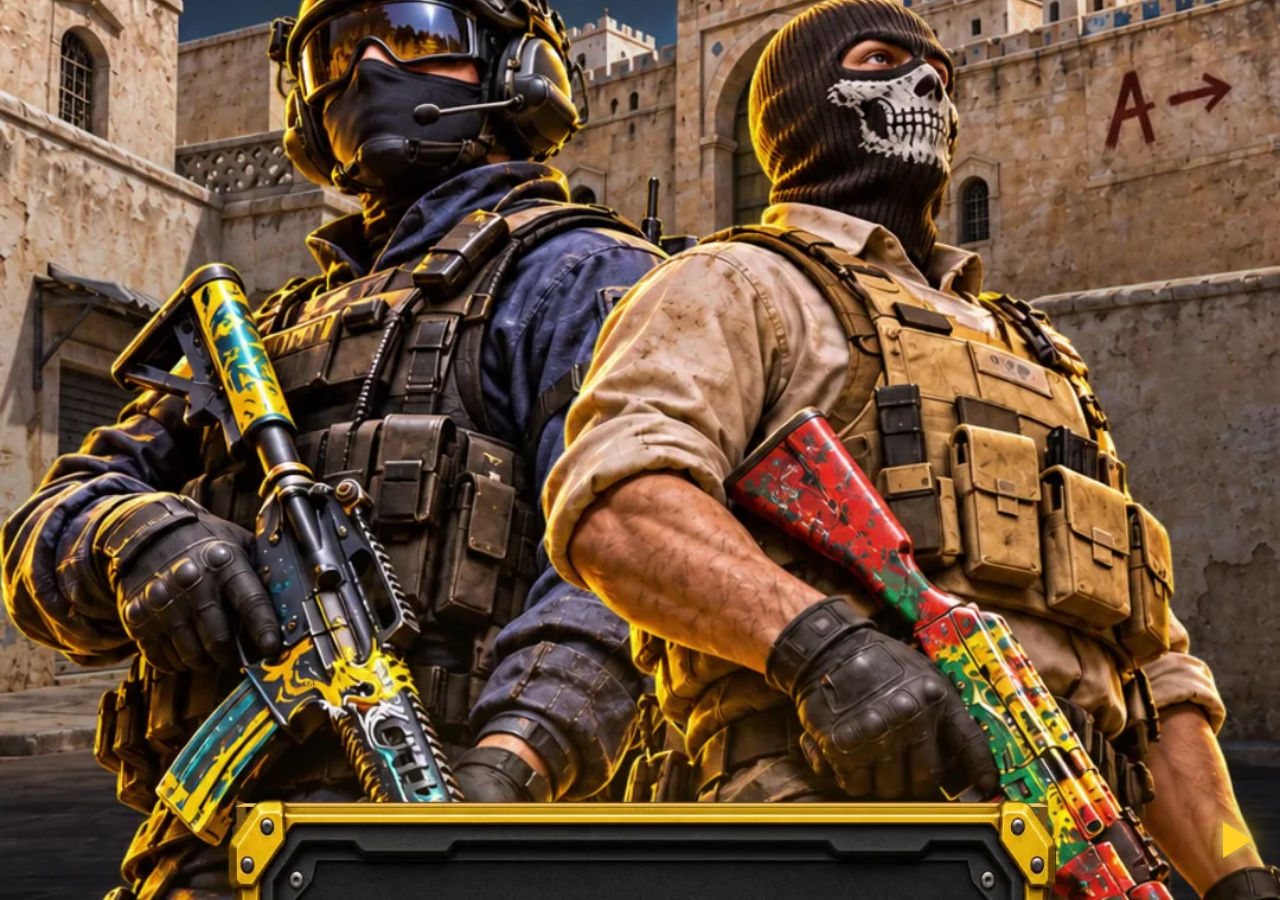
<file: index.html>
<!doctype html>
<html lang="ru" class="splash-open">
<head>
<meta charset="utf-8">
<link rel="stylesheet" href="battle-pass.css?v=0220">
<meta name="viewport" content="width=device-width, initial-scale=1, maximum-scale=1">
<title>Турнир 2x2 · YooSkins</title>
<script src="https://telegram.org/js/telegram-web-app.js"></script>
<style>
  :root {
    --bg: var(--tg-theme-bg-color, #17212b);
    --card: var(--tg-theme-secondary-bg-color, #232e3c);
    --text: var(--tg-theme-text-color, #f5f5f5);
    --hint: var(--tg-theme-hint-color, #8b9aab);
    --accent: var(--tg-theme-button-color, #f5a623);
    --accent-text: var(--tg-theme-button-text-color, #111);
    --error: #ff5c5c;
  }
  * { box-sizing: border-box; }
  body { margin: 0; background: var(--bg); color: var(--text);
         font: 16px/1.4 -apple-system, "Segoe UI", Roboto, sans-serif; }
  html.splash-open, html.splash-open body { overflow: hidden; overscroll-behavior: none; }
  main { max-width: 480px; margin: 0 auto; padding: 16px 16px 96px; }
  .section-heading { position: relative; padding: 2px 0 12px 13px; margin-bottom: 14px; }
  .section-heading::before { content: ""; position: absolute; left: 0; top: 5px; bottom: 15px; width: 3px;
                             border-radius: 3px; background: #ffd43b; }
  .section-heading h1 { margin: 0 0 5px; font-size: 22px; font-weight: 800; letter-spacing: -.025em; line-height: 1.2; }
  .section-heading .sub { margin: 0; font-size: 13px; line-height: 1.45; color: #a6b3c1; }
  .case-heading { padding-right: 48px; border-bottom: 1px solid rgba(255, 212, 59, .15); }
  .case-heading .snd { top: 0; right: 0; }
  h1 { font-size: 22px; margin: 4px 0 2px; }
  .sub { color: var(--hint); font-size: 14px; margin-bottom: 16px; }
  .badges { display: flex; gap: 8px; flex-wrap: wrap; margin-bottom: 16px; }
  .badge { background: var(--card); border-radius: 999px; padding: 4px 12px; font-size: 13px; }
  fieldset { border: 0; margin: 0 0 12px; padding: 14px; background: var(--card); border-radius: 14px; }
  legend { float: left; width: 100%; padding: 0; margin-bottom: 10px; font-weight: 600; }
  label { display: block; font-size: 13px; color: var(--hint); margin: 10px 0 4px; clear: both; }
  input[type=text] { width: 100%; padding: 11px 12px; border-radius: 10px; border: 1px solid transparent;
                     background: var(--bg); color: var(--text); font-size: 16px; outline: none; }
  input[type=text]:focus { border-color: var(--accent); }
  input.bad { border-color: var(--error); }
  .err { color: var(--error); font-size: 13px; min-height: 0; margin-top: 4px; }
  .rules { display: flex; gap: 10px; align-items: flex-start; font-size: 14px; color: var(--text); margin: 0; }
  .rules input { margin-top: 3px; width: 18px; height: 18px; accent-color: var(--accent); }
  #send { width: 100%; padding: 14px; border: 0; border-radius: 12px; background: var(--accent);
          color: var(--accent-text); font-size: 16px; font-weight: 600; }
  .note { color: var(--hint); font-size: 13px; text-align: center; margin-top: 12px; }
  .prize { position: relative; overflow: hidden; border-radius: 14px; margin-bottom: 12px;
           background: radial-gradient(ellipse at 60% 40%, #4a1f24 0%, #1b2129 70%); }
  .prize img { display: block; width: 100%; height: auto; }
  .prize-info { padding: 0 14px 14px; }
  .prize-label { color: var(--hint); font-size: 12px; text-transform: uppercase; letter-spacing: .06em; }
  .prize-name { font-size: 20px; font-weight: 700; color: #a66bff; margin: 2px 0; }
  .prize-rarity { font-size: 13px; color: #eb4b4b; }
  .prize-both { margin-top: 10px; padding: 10px 12px; border-radius: 10px; background: rgba(0, 0, 0, .25);
                font-size: 14px; color: #f5f5f5; }
  .prize-both b { color: var(--accent); }
  .counter { background: var(--card); border-radius: 14px; padding: 14px; margin-bottom: 12px; }
  .counter-top { display: flex; justify-content: space-between; align-items: baseline; }
  .counter-num { font-size: 28px; font-weight: 700; }
  .counter-num span { font-size: 16px; color: var(--hint); font-weight: 400; }
  .bar { height: 10px; border-radius: 999px; background: var(--bg); overflow: hidden; margin: 10px 0 8px; }
  .bar div { height: 100%; width: 0; background: var(--accent); border-radius: 999px; transition: width .6s; }
  .counter-hint { color: var(--hint); font-size: 13px; }
  .conditions { border: 1px solid var(--accent); }
  .conditions ol { margin: 0 0 12px; padding-left: 20px; font-size: 14px; clear: both; }
  .conditions li { margin-bottom: 6px; }
  .conditions b { color: var(--accent); }
  #invite { width: 100%; padding: 12px; border: 1px solid var(--accent); border-radius: 10px;
            background: transparent; color: var(--accent); font-size: 15px; font-weight: 600; }
  .hidden { display: none; }
  .tabs { display: flex; gap: 6px; background: var(--card); border-radius: 12px; padding: 4px; margin-bottom: 16px; }
  .tabs button { flex: 1 1 0; min-width: 0; padding: 10px 0; border: 0; border-radius: 9px; background: transparent; color: var(--hint);
                 font-size: clamp(11px, 3.5vw, 14px); font-weight: 600; white-space: nowrap; }
  .tabs button[data-tab="progress"] { flex-grow: 1.12; }
  .tabs button[data-tab="reviews"] { flex: .5 1 0; }
  .tabs button.on { background: var(--accent); color: var(--accent-text); }
  .tabs button:focus-visible { outline: 2px solid #ffd43b; outline-offset: 2px; }
  .reviews-lead { margin-bottom: 14px; padding: 14px; border-radius: 14px; background: linear-gradient(135deg, rgba(89, 177, 255, .16), rgba(135, 99, 255, .16));
                  box-shadow: inset 0 0 0 1px rgba(141, 205, 255, .16); color: var(--hint); font-size: 14px; line-height: 1.45; }
  .reviews-grid { columns: 2; column-gap: 10px; }
  .review-tile { display: block; break-inside: avoid; overflow: hidden; margin-bottom: 10px; border-radius: 14px; background: var(--card); box-shadow: inset 0 0 0 1px rgba(255, 255, 255, .06), 0 6px 15px rgba(0, 0, 0, .16); }
  .review-tile img { display: block; width: 100%; height: auto; background: #252b35; }
  .reviews-empty { padding: 24px 14px; border-radius: 14px; background: var(--card); color: var(--hint); text-align: center; font-size: 14px; }
  .progress-hero { position: relative; isolation: isolate; overflow: hidden; padding: 16px; margin-bottom: 12px; border-radius: 16px;
                   background: radial-gradient(110% 120% at 92% -12%, rgba(255, 209, 83, .58), transparent 58%),
                               radial-gradient(82% 104% at -8% 110%, rgba(120, 74, 255, .40), transparent 62%),
                               linear-gradient(135deg, #302554, #17354d); box-shadow: inset 0 0 0 1px rgba(255, 220, 133, .33), 0 9px 22px rgba(5, 13, 34, .22); }
  .progress-hero::after { content: ""; position: absolute; z-index: -1; width: 170px; height: 170px; right: -52px; bottom: -76px; border-radius: 50%;
                          background: radial-gradient(circle, rgba(255, 211, 82, .48), transparent 67%); pointer-events: none; }
  .p-label { position: relative; color: #fff0bd; font-size: 14px; font-weight: 650; line-height: 1.35; }
  .p-tickets { position: relative; display: flex; align-items: baseline; gap: 8px; margin-top: 8px; line-height: 1.1; }
  #p-tickets { font-size: 38px; font-weight: 800; letter-spacing: -.04em; font-variant-numeric: tabular-nums; color: #fff; }
  .p-tickets span + span { font-size: 14px; font-weight: 600; color: #fff0b3; }
  .p-chance { position: relative; margin-top: 8px; padding-top: 8px; border-top: 1px solid rgba(255, 240, 179, .18); color: #f8f5ff; font-size: 13px; line-height: 1.4; }
  .p-visual { position: relative; overflow: hidden; margin: 12px 0 0; border: 1px solid rgba(255, 227, 141, .36); border-radius: 11px; background: #1c2131; }
  .p-visual:not(.hidden) { display: grid; grid-template-columns: 40% minmax(0, 1fr); align-items: center; }
  .p-visual img { display: block; width: 100%; height: auto; aspect-ratio: 4 / 5; object-fit: contain; background: #1c2131; }
  .p-visual-copy { padding: 10px 12px; color: #d4dbe5; font-size: 12px; line-height: 1.4; }
  .p-visual-copy b { display: block; margin-bottom: 7px; color: #ffe28a; font-size: 15px; line-height: 1.2; }
  .p-visual-copy span { display: block; margin-top: 5px; }
  .p-grid { display: grid; grid-template-columns: repeat(2, 1fr); gap: 8px; margin: 12px 0; }
  .p-stat { padding: 12px; border-radius: 13px; background: var(--card); box-shadow: inset 0 0 0 1px rgba(255, 255, 255, .045); }
  .p-stat b { display: block; margin-top: 2px; font-size: 18px; color: var(--accent); }
  .p-stat span { font-size: 12px; color: var(--hint); }
  .p-section { margin: 16px 0 8px; font-size: 16px; font-weight: 700; }
  .p-list { overflow: hidden; border-radius: 14px; background: var(--card); }
  .p-row { display: flex; gap: 10px; align-items: center; min-height: 53px; padding: 10px 12px; border-bottom: 1px solid rgba(255, 255, 255, .055); }
  .p-row:last-child { border-bottom: 0; }
  .p-row.done { opacity: .62; }
  .p-ico { flex: none; width: 29px; font-size: 20px; text-align: center; }
  .p-copy { min-width: 0; flex: 1; }
  .p-title { font-size: 14px; font-weight: 600; }
  .p-sub { margin-top: 1px; font-size: 12px; color: var(--hint); }
  .p-check { flex: none; color: #80e7a0; font-size: 18px; }
  .p-claim { flex: none; padding: 7px 9px; border: 0; border-radius: 9px; background: var(--accent); color: var(--accent-text); font-size: 12px; font-weight: 700; }
  .p-claim:disabled { opacity: .48; }
  .p-chest { margin: 10px 0 4px; padding: 12px; border-radius: 13px; font-size: 14px; background: rgba(245, 166, 35, .12); color: #fff0bd; box-shadow: inset 0 0 0 1px rgba(245, 166, 35, .26); }
  .p-empty { padding: 18px 14px; border-radius: 14px; background: var(--card); color: var(--hint); text-align: center; }
  .p-refresh { display: block; width: 100%; margin: 12px 0 4px; padding: 12px; border: 1px solid rgba(245, 166, 35, .65); border-radius: 12px;
               background: transparent; color: var(--accent); font-size: 14px; font-weight: 700; }
  .p-referral { margin: 12px 0; padding: 14px; border-radius: 14px; background: linear-gradient(135deg, rgba(255, 198, 65, .18), rgba(102, 75, 160, .2));
                box-shadow: inset 0 0 0 1px rgba(255, 214, 100, .24); }
  .p-ref-head { display: flex; justify-content: space-between; gap: 10px; align-items: baseline; }
  .p-ref-title { font-size: 16px; font-weight: 800; }
  .p-ref-count { color: var(--accent); font-size: 14px; font-weight: 800; }
  .p-ref-copy { margin: 5px 0 10px; color: var(--hint); font-size: 13px; }
  .p-ref-bar { height: 8px; overflow: hidden; border-radius: 999px; background: rgba(0, 0, 0, .25); }
  .p-ref-fill { height: 100%; width: 0; border-radius: inherit; background: var(--accent); transition: width .45s ease; }
  .p-ref-btn { width: 100%; margin-top: 10px; padding: 11px; border: 0; border-radius: 10px; background: var(--accent); color: var(--accent-text);
               font-size: 14px; font-weight: 800; }
  .p-ref-btn.secondary { background: rgba(255, 255, 255, .1); color: var(--text); }
  .p-ref-list { margin-top: 10px; display: grid; gap: 5px; color: var(--hint); font-size: 12px; }
  .p-ref-friend { display: flex; justify-content: space-between; gap: 8px; }
  .p-ref-friend b { color: var(--text); font-weight: 600; }
  .p-ref-friend.ok { color: #80e7a0; }
  .game-link { display: block; margin: -6px 0 16px; padding: 12px 14px; border-radius: 12px; text-align: center;
               background: linear-gradient(90deg, #ffcf33, #ffb300); color: #3a2600; font-weight: 700; font-size: 15px;
               text-decoration: none; }
  #game-link.hidden { display: none; }
  .game-link span { display: block; font-weight: 500; font-size: 12px; opacity: .8; }
  .assault-card { margin: 0 0 16px; padding: 14px; border: 1px solid #79633d; border-left: 3px solid #ffc84f; border-radius: 12px;
                  background: #17263b; }
  .assault-head { display: flex; align-items: center; justify-content: space-between; gap: 10px; }
  .assault-title { color: #fff1bd; font-size: 16px; font-weight: 800; }
  .assault-count { color: #fff1bd; font-size: 19px; font-weight: 800; font-variant-numeric: tabular-nums; white-space: nowrap; }
  .assault-bar { height: 6px; margin: 9px 0; overflow: hidden; border-radius: 999px; background: #071221; }
  .assault-fill { width: 0; height: 100%; border-radius: inherit; background: #ffc84f; transition: width .35s ease; }
  .assault-start, .assault-copy, .assault-result, .assault-goal { font-size: 12px; line-height: 1.45; }
  .assault-start { color: #b8c9df; }
  .assault-goal { color: #d9e5f4; }
  .assault-copy { margin-top: 5px; color: #b8c9df; }
  .assault-result { margin-top: 5px; color: #fff1bd; font-weight: 600; }
  .assault-actions { display: flex; align-items: center; gap: 12px; margin-top: 10px; }
  .assault-rules { flex: 1; min-width: 0; }
  .assault-rules summary { min-height: 44px; display: flex; align-items: center; color: #c8d9ef; font-size: 12px; cursor: pointer; text-decoration: underline; text-underline-offset: 3px; }
  .assault-rules[open] { flex-basis: 100%; }
  .assault-actions:has(.assault-rules[open]) { flex-wrap: wrap; }
  #assault-play { display: block; flex: 1; min-height: 44px; padding: 13px 12px; border: 1px solid #ffe27a; border-radius: 9px;
                  background: #f7c531; color: #241c08; font: 750 14px/1.2 -apple-system, "Segoe UI", Roboto, sans-serif; text-align: center; text-decoration: none; }
  #assault-play:focus-visible, #assault-spin:focus-visible, .assault-rules summary:focus-visible { outline: 2px solid #fff1b0; outline-offset: 3px; }
  @media (prefers-reduced-motion: reduce) { .assault-fill { transition: none; } }
  #assault-spin { width: 100%; margin-top: 10px; padding: 11px 12px; border: 1px solid #ffe27a; border-radius: 10px;
                  background: #f7c531; color: #241c08; font: 800 14px/1.2 -apple-system, "Segoe UI", Roboto, sans-serif; }
  #assault-spin:disabled { border-color: #526171; background: #35404d; color: #c0c9d3; cursor: wait; }
  /* Case cards look like the market's: dark card, skin, wear / float, price. */
  .items { display: grid; grid-template-columns: repeat(auto-fill, minmax(140px, 1fr)); gap: 10px; margin-bottom: 12px; }
  .item { position: relative; isolation: isolate; background: #312f3d; border-radius: 12px; padding: 0 10px 10px;
          overflow: hidden; border-bottom: 3px solid var(--rarity, #8b9aab); }
  /* a soft glow in the skin's rarity colour behind the picture */
  .item::before { content: ""; position: absolute; inset: 0; z-index: -1; pointer-events: none; opacity: .24;
                  background: radial-gradient(68% 58% at 50% 40%, var(--rarity, #8b9aab), transparent 74%); }
  .item img, .item svg { display: block; width: 100%; height: auto; aspect-ratio: 156 / 114; object-fit: contain;
                         -webkit-user-drag: none; user-select: none; pointer-events: none; }
  .item-wear { color: #9a98a6; font-size: 12px; }
  .item-price { color: #fff; font-weight: 700; font-size: 16px; }
  .item-chance { position: absolute; top: 8px; left: 8px; background: rgba(0, 0, 0, .45); color: #fff;
                 border-radius: 6px; padding: 1px 7px; font-size: 12px; font-weight: 600; }
  .item.top { box-shadow: 0 0 0 1px #e4ae39 inset; }
  #items { grid-template-columns: repeat(3, minmax(0, 1fr)); gap: 7px; }
  #items .item { padding: 0 7px 8px; border-radius: 9px; border-bottom-width: 2px; }
  #items .item img, #items .item svg { aspect-ratio: 1.45; }
  #items .item-wear { font-size: 11px; line-height: 1.3; overflow-wrap: anywhere; }
  #items .item-price { margin-top: 3px; font-size: 14px; }
  .bonus-case-preview { margin: 18px 0 14px; border: 1px solid #4a5361; border-radius: 12px; background: #202b38; overflow: hidden; }
  .bonus-case-preview summary { display: flex; align-items: center; justify-content: space-between; gap: 12px; min-height: 52px; padding: 10px 13px; color: #e7edf5; cursor: pointer; list-style: none; }
  .bonus-case-preview summary::-webkit-details-marker { display: none; }
  .bonus-case-preview summary::after { content: "+"; flex: none; color: #c6a653; font-size: 21px; font-weight: 400; line-height: 1; }
  .bonus-case-preview[open] summary::after { content: "−"; }
  .bonus-case-title { display: block; font-size: 14px; font-weight: 800; }
  .bonus-case-sub { display: block; margin-top: 2px; color: #9eacbd; font-size: 11px; font-weight: 500; }
  .bonus-case-body { padding: 0 13px 13px; border-top: 1px solid #ffffff0d; }
  .bonus-case-note { margin: 11px 0 10px; color: #b9c6d6; font-size: 12px; line-height: 1.4; }
  .bonus-case-items { margin-bottom: 0; }
  .bonus-case-items:empty::before { content: "Предметы бонусного кейса появятся здесь."; display: block; padding: 14px 10px; border: 1px dashed #667486; border-radius: 9px; color: #9eacbd; font-size: 12px; text-align: center; }
  .bonus-item { position: relative; min-width: 0; padding: 8px; border: 1px solid #495566; border-radius: 9px; background: #182331; overflow: hidden; }
  .bonus-art { display: grid; place-items: center; aspect-ratio: 1.45; border-radius: 6px; background: radial-gradient(circle at 50% 40%, var(--rarity), #101923 72%); color: #f4f6f8; font-size: 12px; font-weight: 900; letter-spacing: .08em; text-shadow: 0 1px 3px #000; overflow: hidden; }
  .bonus-art img { display: block; width: 100%; height: 100%; object-fit: contain; filter: drop-shadow(0 5px 5px #0008); }
  .bonus-art img[src="bonus-glock.webp"] { width: 82%; height: 82%; }
  .bonus-name { margin-top: 6px; color: #e9eef5; font-size: 11px; font-weight: 700; line-height: 1.25; }
  .bonus-wear { margin-top: 2px; color: #8f9db0; font-size: 10px; }
  .bonus-meta { display: flex; justify-content: space-between; gap: 4px; margin-top: 4px; color: #b7c3d2; font-size: 10px; }
  .bonus-price { color: #fff1bd; font-weight: 800; }
  .bonus-chance { color: #a9c9ee; }
  #bonus-open { width: 100%; min-height: 44px; margin-top: 12px; border: 1px solid #ffe27a; border-radius: 9px; background: #f7c531; color: #241c08; font: 750 14px/1.2 -apple-system, "Segoe UI", sans-serif; padding: 12px; cursor: pointer; }
  #bonus-open:disabled { opacity: .6; cursor: default; }
  #bonus-open:focus-visible { outline: 2px solid #fff1b0; outline-offset: 3px; }
  #bonus-entry, #bonus-refresh { width: 100%; min-height: 44px; padding: 11px 12px; margin-top: 8px; border: 1px solid #9c864e; border-radius: 9px; background: #293444; color: #fff1bd; font: 700 14px/1.3 -apple-system, "Segoe UI", sans-serif; cursor: pointer; }
  #bonus-refresh { color: #c9d5e4; border-color: #526073; background: transparent; }
  #bonus-refresh:disabled, #bonus-entry:disabled { opacity: .6; cursor: default; }
  #bonus-entry:focus-visible, #bonus-refresh:focus-visible, #bonus-reopen:focus-visible { outline: 2px solid #fff1b0; outline-offset: 3px; }
  #bonus-reopen { display: block; padding: 13px 0; min-height: 44px; box-sizing: border-box; color: #a9c9ee; font-size: 12px; text-align: center; }
  #bonus-status { color: #b9c6d6; font-size: 12px; line-height: 1.4; }
  #bonus-result { max-width: 230px; margin: 12px auto 0; }
  .bonus-case-preview summary:focus-visible { outline: 2px solid #fff1b0; outline-offset: -3px; }
  @media (prefers-reduced-motion: reduce) { .bonus-case-preview summary::after { transition: none; } }

  .item.top::after { content: ""; position: absolute; top: 0; bottom: 0; left: -60%; width: 40%; pointer-events: none;
                     background: linear-gradient(100deg, transparent, rgba(255, 235, 170, .16), transparent);
                     transform: skewX(-18deg); animation: shine 3.6s ease-in-out infinite; }
  @keyframes shine { 0%, 55% { left: -60%; } 100% { left: 130%; } }
  #spin { width: 100%; min-height: 56px; margin: 0 0 8px; padding: 15px 20px;
          border: 1px solid #ffe27a; border-radius: 14px; background: linear-gradient(180deg, #ffe478, #f7c531);
          color: #241c08; font: 750 16px/1.25 -apple-system, "Segoe UI", Roboto, sans-serif; letter-spacing: .01em;
          box-shadow: inset 0 1px 0 #fff6cc99, 0 3px 0 #97701f, 0 6px 14px #0003;
          cursor: pointer; touch-action: manipulation; -webkit-tap-highlight-color: transparent;
          transition: transform .14s ease, box-shadow .14s ease; }
  @media (hover: hover) and (pointer: fine) {
    #spin:hover:not(:disabled) { transform: translateY(-1px); box-shadow: inset 0 1px 0 #fff6ccbb, 0 4px 0 #97701f, 0 8px 18px #0004; }
  }
  #spin:active:not(:disabled) { transform: translateY(2px); box-shadow: inset 0 1px 2px #9b701f26, 0 1px 0 #97701f; }
  #spin:focus-visible { outline: 2px solid #fff1b0; outline-offset: 4px; }
  #spin:disabled { background: #35404d; border-color: #526171; color: #c0c9d3; box-shadow: inset 0 1px 0 #ffffff0a;
                  cursor: wait; transform: none; }
  @media (prefers-reduced-motion: reduce) { #spin { transition: none; } }
  #take { margin-top: 12px; width: 100%; padding: 13px; border: 0; border-radius: 12px; background: #4b69ff;
          color: #fff; font-size: 16px; font-weight: 700; }
  .roll { --roll-speed: 0; --roll-progress: 0; --win-color: #ffd43b; position: relative; isolation: isolate; overflow: hidden;
          border-radius: 16px; background: radial-gradient(ellipse at 50% 0, #393447, #201f2a 60%, #171822);
          padding: 17px 0 38px; margin-bottom: 12px; border: 1px solid #63543a;
          box-shadow: inset 0 1px 0 #fff1b01c, inset 0 -20px 30px #0005, 0 10px 24px #0003; }
  .roll.spinning { border-color: #b28c39; }
  .roll.slowing { border-color: #ffd43b; }
  .roll.done { border-color: var(--win-color); box-shadow: inset 0 1px 0 #fff1b02b, 0 10px 24px #0003; }
  .roll::before, .roll::after { content: ""; position: absolute; top: 0; bottom: 30px; width: 46px; z-index: 2;
                                pointer-events: none; }
  .roll::before { left: 0; background: linear-gradient(90deg, #201f2a, #201f2a00); }
  .roll::after { right: 0; background: linear-gradient(-90deg, #201f2a, #201f2a00); }
  .roll-energy { position: absolute; inset: 0 0 30px; z-index: -1; pointer-events: none;
                 background: radial-gradient(ellipse at 50% 50%, #ffd43b30, transparent 70%);
                 opacity: var(--roll-speed); }
  .roll-energy::after { content: ""; position: absolute; inset: 8px -50%;
                       background: repeating-linear-gradient(174deg, transparent 0 19px, #fff1b014 20px, transparent 21px 38px);
                       transform: translateX(calc(var(--roll-progress) * -70px)); }
  .roll-track { display: flex; gap: 8px; }
  .roll.spinning .roll-track { will-change: transform; }
  .roll .item { flex: 0 0 110px; padding: 0 6px 6px; border-radius: 10px;
                transition: opacity .25s, background-color .2s; }
  .roll .item-price { font-size: 14px; }
  .roll .item-wear { font-size: 11px; white-space: nowrap; overflow: hidden; text-overflow: ellipsis; }
  .roll.spinning .item.focus { background-color: #454052; }
  .roll .item.win { z-index: 1; background: #3d3541; box-shadow: 0 0 0 2px #ffe28a inset, 0 0 28px #ffd43b55;
                    animation: winPulse .65s cubic-bezier(.2, .8, .25, 1) both; }
  .roll .item.win::before { opacity: .5; }
  .roll .item.win img, .roll .item.win svg { animation: winLift .7s cubic-bezier(.16, 1, .3, 1) both; }
  .roll.done .item:not(.win) { opacity: .32; }
  @keyframes winPulse { 0% { transform: scale(.98); } 45% { transform: scale(1.065); } 100% { transform: scale(1.025); } }
  @keyframes winLift { from { transform: translateY(4px) scale(.94); } to { transform: translateY(-2px) scale(1.04); } }
  /* the line the strip stops under, with a little arrow at both ends */
  .roll-marker { position: absolute; top: 0; bottom: 31px; left: 50%; width: 2px; margin-left: -1px; z-index: 3;
                 pointer-events: none; background: linear-gradient(180deg, #fff1b0, #ffd43b33 35% 65%, #fff1b0);
                 box-shadow: 0 0 14px #ffd43b66; }
  .roll.spinning .roll-marker { box-shadow: 0 0 18px #ffd43b88, 0 0 38px #ffd43b22; }
  .roll.slowing .roll-marker, .roll.done .roll-marker { box-shadow: 0 0 21px #ffd43baa; }
  .roll-marker::before, .roll-marker::after { content: ""; position: absolute; left: 50%; margin-left: -7px;
                                              border: 7px solid transparent; }
  .roll-marker::before { top: 0; border-top-color: #ffe28a; border-bottom-width: 0; }
  .roll-marker::after { bottom: 0; border-bottom-color: #ffe28a; border-top-width: 0; }
  .roll-caption { position: absolute; bottom: 0; left: 12px; right: 12px; height: 30px; display: flex; gap: 10px;
                  align-items: center; justify-content: space-between; border-top: 1px solid #fff1b014; }
  .roll-status { color: #c4becf; font-size: 11px; line-height: 1.2; }
  .roll.done .roll-status { color: #ffe6a0; }
  .roll-meter { width: 64px; height: 3px; flex: none; overflow: hidden; border-radius: 3px; background: #fff1b01a; }
  .roll-meter::after { content: ""; display: block; height: 100%; background: #ffd43b; transform-origin: left;
                       transform: scaleX(var(--roll-progress)); }
  .case-style { position: relative; display: flex; align-items: center; justify-content: center; gap: 9px;
                min-width: 0; min-height: 32px; margin: 0 0 10px; padding: 0; border: 0; background: transparent; border-radius: 0; }
  #case-style-note { position: absolute; width: 1px; height: 1px; padding: 0; margin: -1px;
                     overflow: hidden; clip-path: inset(50%); white-space: nowrap; }
  .case-style-label { flex: none; margin: 0; color: #9eacbd; font-size: 11px; line-height: 14px; }
  .case-style-options { display: flex; gap: 3px; padding: 2px; border: 1px solid #495566; border-radius: 7px; background: #182331; }
  .case-style label { position: relative; min-width: 0; margin: 0; line-height: 14px; cursor: pointer; }
  .case-style label::after { content: ""; position: absolute; inset: -6px 0; }
  .case-style input { position: absolute; width: 1px; height: 1px; opacity: 0; }
  .case-style label > span { display: flex; gap: 5px; align-items: center; justify-content: center; min-height: 14px;
                            padding: 0 12px; border-radius: 4px; color: #b9c6d6; font-size: 11px; line-height: 14px; font-weight: 650; }
  .case-style input:checked + span { background: #3d3541; color: #ffe6a0; box-shadow: inset 0 0 0 1px #c6a65380; }
  .case-style input:focus-visible + span { outline: 2px solid #fff1b0; outline-offset: -2px; }
  .case-style[aria-disabled="true"] label { cursor: default; opacity: .65; }
  /* Secret mode conceals both artwork and rarity. It never selects or changes a prize. */
  .roll.secret { perspective: 800px; }
  .roll.secret .item { position: relative; background: #222a37; border-bottom-color: #667080; }
  .roll.secret .item > * { visibility: hidden; }
  .roll.secret .item::before { content: "Тайный дроп"; position: absolute; z-index: 2; inset: auto 5px 12px;
                              text-align: center; color: #b6ad97; font: 500 9px/1.2 -apple-system, "Segoe UI", sans-serif;
                              opacity: 1; background: none; pointer-events: none; }
  .roll.secret .item::after { content: "✦"; position: absolute; inset: 0; display: grid; place-items: center; padding-bottom: 15px;
                            border: 1px solid #6e7684; border-radius: 9px; color: #e7d7a7; font: 30px/1 Georgia, serif;
                            text-shadow: 0 1px 0 #fff2, 0 3px 8px #000b;
                            background: radial-gradient(circle at 50% 43%, #b6995433 0 18px, transparent 19px 22px, #c7b17b88 23px, transparent 24px),
                              linear-gradient(32deg, transparent 48%, #c7b17b22 49%, transparent 50%),
                              linear-gradient(-32deg, transparent 48%, #c7b17b22 49%, transparent 50%),
                              repeating-linear-gradient(135deg, #ffffff03 0 1px, transparent 1px 5px),
                              radial-gradient(ellipse at 35% 10%, #495363, #252d3d 68%, #1a2230);
                            box-shadow: inset 0 0 0 4px #222a37, inset 0 0 0 5px #8d825b55, inset 0 1px 0 #fff3; }
  .roll.secret.spinning .item.focus::after { border-color: #c6ad70; color: #fff0c2; }
  .roll.secret .item.secret-winner { z-index: 1; transform: translateY(-2px) rotateY(var(--seal-angle, 0deg)) scale(1.035);
                                    box-shadow: 0 0 25px #d2b76d40, 0 5px 10px #0007; }
  .roll.secret .item.secret-winner::after { border-color: #d5bd7e;
    clip-path: polygon(0 0, 100% 0, 100% calc(var(--seal-edge, 104%) + 1%), 88% calc(var(--seal-edge, 104%) - 2%),
      77% calc(var(--seal-edge, 104%) + 1%), 64% calc(var(--seal-edge, 104%) - 3%), 51% var(--seal-edge, 104%),
      40% calc(var(--seal-edge, 104%) - 2%), 27% calc(var(--seal-edge, 104%) + 2%), 13% calc(var(--seal-edge, 104%) - 1%), 0 var(--seal-edge, 104%)); }
  .roll.secret.unsealing .secret-winner > * { visibility: visible; }
  .roll.secret.unsealing .secret-winner { background: #3d3541; border-bottom-color: var(--rarity); }
  .roll.secret.unsealing .secret-winner::after { filter: brightness(.84) drop-shadow(0 2px 4px #ff9c55aa); }
  .roll.secret.unsealing .secret-winner::before { content: ""; z-index: 3; left: 0; right: 0; bottom: auto;
    top: var(--seal-edge, 104%); height: 4px; transform: translateY(-3px); background: #ffdda0; color: transparent;
    clip-path: polygon(0 25%, 13% 0, 27% 50%, 40% 0, 51% 35%, 64% 0, 77% 60%, 88% 5%, 100% 40%, 100% 100%, 0 100%);
    filter: drop-shadow(0 0 3px #ff8f45); opacity: var(--ember-opacity, 0); }
  @media (prefers-reduced-motion: reduce) { .roll.secret .item.secret-winner { transform: none; } }
  #fx { position: fixed; inset: 0; width: 100%; height: 100%; pointer-events: none; z-index: 50; }
  #tab-case { position: relative; }
  .snd { position: absolute; right: 0; top: 0; width: 38px; height: 38px; border: 0; border-radius: 50%; z-index: 5;
         background: var(--card); color: var(--text); font-size: 18px; line-height: 1; cursor: pointer; }
  .snd:active { transform: scale(.94); }
  .snd:focus-visible { outline: 2px solid #ffd43b; outline-offset: 3px; }
  @media (prefers-reduced-motion: reduce) {
    .item.top::after, .roll .item.win, .roll .item.win img, .roll .item.win svg, .result.revealed { animation: none; }
    .roll-energy { display: none; }
    .roll .item { transition: none; }
  }
  .result { text-align: center; background: var(--card); border-radius: 14px; padding: 14px; margin-bottom: 12px;
            font-size: 15px; }
  .result.revealed { animation: resultReveal .35s ease-out both; }
  @keyframes resultReveal { from { opacity: 0; transform: translateY(7px); } to { opacity: 1; transform: none; } }
  .result b { color: var(--accent); font-size: 18px; }
  /* Sharing is optional; PNG is made locally and hosted briefly only after a download tap. */
  .share-win { width: 100%; min-height: 48px; margin: 0 0 12px; padding: 12px 16px; border: 1px solid #ffd43b;
               border-radius: 12px; background: #ffd43b; color: #080a0d; font: 700 15px/1.3 -apple-system, 'Segoe UI', Roboto, sans-serif; cursor: pointer; }
  .share-dialog { width: min(440px, calc(100% - 24px)); max-height: calc(100dvh - 24px); margin: auto; padding: 16px;
                  overflow-y: auto; overscroll-behavior: contain; border: 1px solid #454335; border-radius: 18px;
                  background: #11151a; color: #f7f7f2; box-shadow: 0 24px 90px #0009; }
  .share-dialog::backdrop { background: #030509c9; }
  .share-head { display: flex; align-items: center; justify-content: space-between; gap: 12px; margin-bottom: 12px; }
  .share-head h2 { margin: 0; font-size: 19px; }
  .share-close { flex: none; width: 44px; height: 44px; border: 1px solid #49515a; border-radius: 50%; background: transparent;
                 color: #f7f7f2; font-size: 22px; cursor: pointer; }
  .share-image { display: block; width: 100%; height: auto; aspect-ratio: 1; border-radius: 9px; background: #080a0d; }
  .share-copy { display: block; width: 100%; min-height: 110px; margin: 12px 0; padding: 11px; resize: vertical; border: 1px solid #49515a;
                border-radius: 9px; background: #080a0d; color: #f7f7f2; font: 14px/1.5 -apple-system, 'Segoe UI', Roboto, sans-serif; }
  .share-actions { display: grid; gap: 8px; }
  .share-actions button { min-height: 46px; padding: 11px; border: 1px solid #49515a; border-radius: 9px; background: #20252b;
                          color: #f7f7f2; font: 600 14px/1.35 -apple-system, 'Segoe UI', Roboto, sans-serif; cursor: pointer; }
  .share-actions .share-primary { background: #ffd43b; color: #080a0d; border-color: #ffd43b; }
  .share-actions button:disabled { opacity: .5; cursor: default; }
  .share-hint { margin: 12px 0 0; font-size: 12px; line-height: 1.45; color: #b6bec7; }
  .share-status { margin: 10px 0 0; min-height: 20px; font-size: 13px; color: #ffe589; }
  .share-win:focus-visible, .share-dialog button:focus-visible, .share-copy:focus-visible { outline: 3px solid #fff0a3; outline-offset: 3px; }
  body.share-open { overflow: hidden; }
  h2 { font-size: 17px; margin: 16px 0 10px; }
  /* Live strip above the case: the latest drops of everyone, newest on the left. */
  .feed { margin: 0 0 8px; }
  .feed-head { display: flex; align-items: center; gap: 6px; font-size: 12px; color: var(--hint); margin-bottom: 5px; }
  .live-dot { width: 7px; height: 7px; border-radius: 50%; background: #ff4d4d; animation: livePulse 1.6s ease-in-out infinite; }
  @keyframes livePulse { 0%, 100% { opacity: 1; box-shadow: 0 0 0 0 rgba(255, 77, 77, .55); }
                         50% { opacity: .55; box-shadow: 0 0 0 5px rgba(255, 77, 77, 0); } }
  .feed-track { display: flex; gap: 6px; overflow-x: auto; padding-bottom: 2px; scrollbar-width: none;
                -webkit-overflow-scrolling: touch; }
  .feed-track::-webkit-scrollbar { display: none; }
  .feed-track:focus-visible { outline: 2px solid var(--accent); outline-offset: 3px; border-radius: 4px; }
  @media (hover: hover) and (pointer: fine) {
    .feed-track { scrollbar-width: thin; scrollbar-color: #687687 transparent; padding-bottom: 6px; }
    .feed-track::-webkit-scrollbar { display: block; height: 5px; }
    .feed-track::-webkit-scrollbar-thumb { background: #687687; border-radius: 5px; }
  }
  /* a compact chip: a small picture on the left, three short lines on the right */
  .fd { flex: 0 0 auto; display: flex; align-items: center; gap: 6px; min-width: 0; background: #312f3d;
        border-radius: 8px; padding: 3px 9px 3px 3px; border-bottom: 2px solid var(--rarity, #8b9aab); }
  .fd img, .fd svg { display: block; flex: none; width: 42px; height: 31px; object-fit: contain;
                     -webkit-user-drag: none; user-select: none; pointer-events: none; }
  .fd-text { min-width: 0; line-height: 1.2; }
  .fd-name { color: #fff; font-size: 11px; font-weight: 600; white-space: nowrap; max-width: 84px; overflow: hidden; text-overflow: ellipsis; }
  .fd-what { color: #fff; font-size: 11px; white-space: nowrap; }
  .fd-ago { color: #9a98a6; font-size: 10px; white-space: nowrap; }
  .fd.new { animation: fdIn .5s ease-out; }
  @keyframes fdIn { from { opacity: 0; transform: translateX(-16px) scale(.96); } to { opacity: 1; transform: none; } }
  @media (prefers-reduced-motion: reduce) { .live-dot, .fd.new { animation: none; } }
  /* ---- Shake bonus: a card on the case tab and a full-screen "shake it" stage (phones in Telegram only) ---- */
  .sk-card { position: relative; overflow: hidden; margin: 14px 0 6px; padding: 14px; border-radius: 14px;
             background: linear-gradient(135deg, #2a1f55 0%, #1d2b5c 55%, #163a55 100%);
             box-shadow: inset 0 0 0 1px rgba(150, 130, 255, .38); }
  .sk-card::before { content: ""; position: absolute; top: -50%; right: -18%; width: 72%; aspect-ratio: 1; pointer-events: none;
                     background: radial-gradient(circle, rgba(130, 110, 255, .5), transparent 66%);
                     animation: skBreath 4s ease-in-out infinite; }
  .sk-card.pending { box-shadow: inset 0 0 0 1px #ffd45a, 0 0 22px rgba(255, 200, 70, .35); }
  .sk-card.pending::before { background: radial-gradient(circle, rgba(255, 200, 70, .55), transparent 66%); }
  .sk-row { position: relative; display: flex; gap: 12px; align-items: center; }
  .sk-icon { flex: none; width: 48px; height: 48px; border-radius: 14px; display: grid; place-items: center; font-size: 26px;
             background: rgba(255, 255, 255, .1); animation: skWobble 2.6s ease-in-out infinite; }
  .sk-ctitle { font-weight: 700; font-size: 16px; color: #fff; }
  .sk-csub { font-size: 13px; color: #cbc7e8; margin-top: 2px; }
  .sk-btn { position: relative; display: block; width: 100%; margin-top: 12px; padding: 14px; border: 0; border-radius: 12px;
            font-size: 16px; font-weight: 700; color: #1a1330; background: linear-gradient(180deg, #ffe08a, #f5a623);
            box-shadow: 0 4px 18px rgba(245, 166, 35, .35); }
  .sk-btn:disabled { opacity: .55; box-shadow: none; }
  .sk-btn:active:not(:disabled) { transform: scale(.98); }
  .sk-btn.hidden { display: none; }
  @keyframes skWobble { 0%, 46%, 100% { transform: rotate(0); } 8% { transform: rotate(-16deg); } 16% { transform: rotate(14deg); }
                        24% { transform: rotate(-10deg); } 32% { transform: rotate(7deg); } 40% { transform: rotate(-3deg); } }
  @keyframes skBreath { 0%, 100% { opacity: .7; transform: scale(1); } 50% { opacity: 1; transform: scale(1.12); } }

  .sk { position: fixed; inset: 0; z-index: 70; overflow: hidden; color: #fff; touch-action: none;
        -webkit-user-select: none; user-select: none;
        background: radial-gradient(120% 90% at 50% 40%, #2b1c66 0%, #130f30 56%, #070918 100%); }
  .sk.hidden { display: none; }
  body.sk-lock { overflow: hidden; }
  /* slow star dust behind everything */
  .sk-stars { position: absolute; inset: -10% 0; pointer-events: none; opacity: .55; animation: skDrift 38s linear infinite;
              background-image:
                radial-gradient(1.4px 1.4px at 12% 18%, #fff, transparent 60%), radial-gradient(1px 1px at 28% 62%, #cfe3ff, transparent 60%),
                radial-gradient(1.6px 1.6px at 44% 28%, #fff, transparent 60%), radial-gradient(1px 1px at 63% 74%, #ffe9b0, transparent 60%),
                radial-gradient(1.4px 1.4px at 78% 22%, #fff, transparent 60%), radial-gradient(1px 1px at 90% 56%, #cfe3ff, transparent 60%),
                radial-gradient(1.2px 1.2px at 6% 86%, #fff, transparent 60%), radial-gradient(1.2px 1.2px at 54% 92%, #fff, transparent 60%);
              background-size: 100% 50%; }
  @keyframes skDrift { from { transform: translateY(0); } to { transform: translateY(50%); } }
  .sk-bg { position: absolute; inset: 0; pointer-events: none; opacity: 0;
           background: radial-gradient(62% 46% at 50% 42%, rgba(255, 186, 58, .6), rgba(255, 120, 30, .18) 55%, transparent 76%); }
  .sk-vig { position: absolute; inset: 0; pointer-events: none; z-index: 3; opacity: 0;
            box-shadow: inset 0 0 90px 14px rgba(255, 160, 40, .75); }
  #sk-cv { position: absolute; inset: 0; width: 100%; height: 100%; z-index: 2; pointer-events: none; }
  .sk-top { position: absolute; left: 0; right: 0; top: calc(env(safe-area-inset-top, 0px) + 18px); text-align: center;
            z-index: 5; padding: 0 60px; }
  .sk-head { font-size: 27px; font-weight: 800; letter-spacing: .02em; text-shadow: 0 0 20px rgba(255, 200, 70, .65); }
  .sk-hint { margin-top: 4px; font-size: 14px; color: #cbc7e8; min-height: 20px; }
  .sk-close { position: absolute; z-index: 6; top: calc(env(safe-area-inset-top, 0px) + 12px); right: 12px; width: 40px; height: 40px;
              border: 0; border-radius: 50%; background: rgba(255, 255, 255, .13); color: #fff; font-size: 18px; line-height: 1; }
  .sk-mid { position: absolute; inset: 0 0 18% 0; display: flex; align-items: center; justify-content: center; z-index: 4; }
  .sk-stage { position: relative; width: min(78vw, 44vh); aspect-ratio: 1; will-change: transform; }
  .sk-aura { position: absolute; inset: -30%; border-radius: 50%; opacity: 0; will-change: transform, opacity;
             background: radial-gradient(circle, rgba(255, 214, 102, .95) 0%, rgba(255, 150, 40, .45) 34%, transparent 66%); }
  .sk-rays { position: absolute; inset: -75%; border-radius: 50%; opacity: 0; transition: opacity .6s; pointer-events: none;
             background: repeating-conic-gradient(from 0deg, rgba(255, 220, 110, .42) 0 6deg, transparent 6deg 16deg);
             -webkit-mask-image: radial-gradient(circle, #000 0 16%, transparent 60%); mask-image: radial-gradient(circle, #000 0 16%, transparent 60%);
             animation: skSpin 16s linear infinite; }
  @keyframes skSpin { to { transform: rotate(360deg); } }
  .sk-ring { position: absolute; inset: 0; width: 100%; height: 100%; transform: rotate(-90deg); overflow: visible; }
  .sk-ring-bg { fill: none; stroke: rgba(255, 255, 255, .12); stroke-width: 10; }
  .sk-ring-fg { fill: none; stroke: url(#skRg); stroke-width: 10; stroke-linecap: round; stroke-dasharray: 804.25; stroke-dashoffset: 804.25;
                filter: drop-shadow(0 0 7px rgba(255, 200, 70, .85)); }
  .sk-dot { fill: #3a3566; stroke: rgba(255, 255, 255, .55); stroke-width: 2; transition: fill .25s, r .25s; }
  .sk-dot.on { fill: #ffd45a; stroke: #fff; }
  .sk-crate { position: absolute; inset: 15%; will-change: transform; }
  .sk-crate svg { display: block; width: 100%; height: 100%; overflow: visible; }
  .sk-leak { opacity: 0; }
  .sk-phone { position: absolute; left: 50%; bottom: -14%; width: 56px; margin-left: -28px; text-align: center; font-size: 34px;
              animation: skPhone .5s ease-in-out infinite alternate; transition: opacity .4s; }
  .sk-phone::before, .sk-phone::after { content: "‹"; position: absolute; top: 2px; left: -18px; font-size: 34px; color: #ffd45a; opacity: .85; }
  .sk-phone::after { content: "›"; left: auto; right: -18px; }
  .sk-phone.off { opacity: 0; }
  @keyframes skPhone { from { transform: translateX(-9px) rotate(-12deg); } to { transform: translateX(9px) rotate(12deg); } }
  .sk-bottom { position: absolute; left: 0; right: 0; bottom: calc(env(safe-area-inset-bottom, 0px) + 22px); z-index: 5;
               text-align: center; padding: 0 28px; }
  .sk-pct { font-size: 46px; line-height: 1; font-weight: 800; font-variant-numeric: tabular-nums; text-shadow: 0 0 22px rgba(255, 200, 70, .7); }
  .sk-bar { height: 10px; border-radius: 999px; background: rgba(255, 255, 255, .13); overflow: hidden; margin: 12px auto 10px; max-width: 320px; }
  .sk-bar div { height: 100%; width: 0; border-radius: 999px; background: linear-gradient(90deg, #5ee7ff, #9b6bff 55%, #ffd45a);
                box-shadow: 0 0 12px rgba(255, 200, 70, .8); }
  .sk-status { font-size: 15px; color: #e6e2ff; min-height: 22px; }
  .sk-status.warn { color: #ffb266; animation: skBlink .8s ease-in-out infinite; }
  .sk-status.bad { color: #ff7a7a; }
  @keyframes skBlink { 50% { opacity: .45; } }
  .sk-flash { position: absolute; inset: 0; z-index: 7; background: #fff; opacity: 0; pointer-events: none; }
  .sk.boom .sk-flash { animation: skFlash 1.15s ease-out forwards; }
  @keyframes skFlash { 0% { opacity: 0; } 10% { opacity: .95; } 100% { opacity: 0; } }
  .sk.boom .sk-rays { opacity: 1; }
  .sk.boom .sk-crate { animation: skBoom 1.1s cubic-bezier(.2, 1.3, .3, 1) forwards; }
  @keyframes skBoom { 0% { transform: scale(.9); } 35% { transform: scale(1.3) rotate(-4deg); } 100% { transform: scale(1.08); } }
  .sk.over .sk-crate { animation: skOver .09s linear infinite; }
  @keyframes skOver { 0% { transform: translate(-5px, 2px) rotate(-3deg) scale(1.1); } 50% { transform: translate(5px, -3px) rotate(3deg) scale(1.1); }
                      100% { transform: translate(-3px, -2px) rotate(-2deg) scale(1.1); } }
  .sk.fail .sk-crate { animation: skNo .5s ease-in-out; }
  @keyframes skNo { 20%, 60% { transform: translateX(-9px); } 40%, 80% { transform: translateX(9px); } }
  .sk-pop { position: absolute; inset: 0; z-index: 8; display: flex; align-items: center; justify-content: center; padding: 24px;
            background: rgba(6, 8, 20, .5); -webkit-backdrop-filter: blur(5px); backdrop-filter: blur(5px);
            opacity: 0; pointer-events: none; transition: opacity .35s; }
  .sk-pop.on { opacity: 1; pointer-events: auto; }
  .sk-pop-card { position: relative; width: min(100%, 340px); text-align: center; padding: 26px 20px 18px; border-radius: 22px;
                 background: linear-gradient(160deg, #3b2b7d, #1d2052 60%, #13294a); opacity: 0; transform: scale(.6) translateY(30px);
                 box-shadow: 0 0 0 1px rgba(255, 214, 102, .75), 0 0 54px rgba(255, 190, 60, .5), 0 22px 60px rgba(0, 0, 0, .6); }
  .sk-pop.on .sk-pop-card { animation: skPopIn .65s cubic-bezier(.2, 1.4, .3, 1) forwards; }
  @keyframes skPopIn { to { opacity: 1; transform: none; } }
  .sk-pop-emoji { font-size: 66px; line-height: 1; filter: drop-shadow(0 0 18px rgba(255, 200, 70, .85)); animation: skBounce 1.7s ease-in-out infinite; }
  @keyframes skBounce { 0%, 100% { transform: translateY(0) rotate(-4deg); } 50% { transform: translateY(-8px) rotate(4deg); } }
  .sk-pop-title { font-size: 27px; line-height: 1.12; font-weight: 800; margin: 10px 0 8px;
                  background: linear-gradient(180deg, #fff7d1, #ffc93c); -webkit-background-clip: text; background-clip: text; color: transparent; }
  .sk-pop-sub { font-size: 14px; color: #d3cfee; }
  .sk-link { display: block; width: 100%; margin-top: 6px; padding: 10px; border: 0; background: none; color: #b9b4e0; font-size: 14px; }
  @media (prefers-reduced-motion: reduce) {
    .sk-stars, .sk-rays, .sk-card::before, .sk-icon, .sk-phone, .sk-pop-emoji { animation: none; }
  }

  /* ---- live draw overlay ---- */
  #live { position: fixed; inset: 0; z-index: 2000; overflow: auto; color: #f2f5f8; padding: 12px 12px 28px;
          background: radial-gradient(1000px 500px at 50% -10%, #23324a, #0c121b); font: 15px/1.4 -apple-system, "Segoe UI", Roboto, sans-serif; }
  #live.hidden, #live-pill.hidden { display: none !important; }
  .lv-top { display: flex; justify-content: space-between; align-items: center; }
  .lv-badge { font-weight: 800; letter-spacing: .06em; font-size: 13px; color: #ff5c5c; display: flex; align-items: center; gap: 7px; }
  .lv-badge i { width: 9px; height: 9px; border-radius: 50%; background: #ff3b3b; animation: lvblink 1.1s infinite; }
  @keyframes lvblink { 50% { opacity: .25; } }
  #lv-close { background: #2a3a52; color: #cfdae6; border: 0; border-radius: 10px; padding: 6px 12px; font: 600 13px inherit; }
  #lv-title { font-size: 21px; font-weight: 800; margin: 8px 0 2px; text-align: center; }
  #lv-prize { color: #ffd45a; font-weight: 700; text-align: center; margin-bottom: 6px; }
  #lv-status { text-align: center; font-size: 34px; font-weight: 800; font-variant-numeric: tabular-nums; min-height: 44px; }
  #lv-status small { display: block; font-size: 12px; font-weight: 500; color: #8b9aab; letter-spacing: .06em; text-transform: uppercase; }
  .lv-bar { height: 5px; background: #1f2f42; border-radius: 99px; overflow: hidden; margin: 6px 0 10px; }
  .lv-bar i { display: block; height: 100%; width: 0; background: linear-gradient(90deg, #f5a623, #ffd45a); }
  .lv-cap { font-size: 12px; color: #8b9aab; margin: 8px 2px 3px; font-weight: 600; }
  .lv-win { position: relative; height: 124px; overflow: hidden; border-radius: 14px; background: #0e1620;
            box-shadow: inset 0 0 0 1px rgba(255,255,255,.06), inset 0 10px 22px rgba(0,0,0,.4); }
  .lv-win::before, .lv-win::after { content: ""; position: absolute; top: 0; bottom: 0; width: 50px; z-index: 3; pointer-events: none; }
  .lv-win::before { left: 0; background: linear-gradient(90deg, #0e1620, transparent); }
  .lv-win::after { right: 0; background: linear-gradient(-90deg, #0e1620, transparent); }
  .lv-cards { position: absolute; inset: 0; }
  .lv-card { position: absolute; left: 0; top: 8px; width: 96px; height: 108px; border-radius: 11px; background: #223244; border-bottom: 3px solid var(--rc, #5b7aa0);
             padding: 8px 6px; display: flex; flex-direction: column; align-items: center; gap: 4px; will-change: transform; transition: opacity .5s; }
  .lv-card .av { width: 42px; height: 42px; border-radius: 50%; display: grid; place-items: center; font-weight: 800; font-size: 16px; color: #fff; }
  .lv-card .nm { font-weight: 700; font-size: 13px; max-width: 100%; white-space: nowrap; overflow: hidden; text-overflow: ellipsis; margin-top: 2px; }
  .lv-card .tk { font-size: 11px; color: #8b9aab; }
  .lv-win.spinning { box-shadow: inset 0 0 0 1px rgba(255,212,90,.45), inset 0 10px 22px rgba(0,0,0,.4), 0 0 26px rgba(245,166,35,.2); animation: lvSpinGlow 1.15s ease-in-out infinite; }
  .lv-win.spinning .lv-marker { animation: lvMarkerPulse .42s linear infinite; }
  @keyframes lvSpinGlow { 50% { box-shadow: inset 0 0 0 1px rgba(255,224,138,.9), inset 0 10px 22px rgba(0,0,0,.4), 0 0 40px rgba(245,166,35,.45); } }
  @keyframes lvMarkerPulse { 50% { opacity: .45; transform: scaleX(1.8); } }
  .lv-win.done { animation: lvWinner .6s cubic-bezier(.2,1.35,.3,1) both; }
  @keyframes lvWinner { 0% { transform: scale(.96); } 55% { transform: scale(1.025); } 100% { transform: none; } }
  .lv-win.done .lv-card.win { animation: lvCardWin 1.4s ease-in-out infinite; }
  @keyframes lvCardWin { 50% { box-shadow: 0 0 0 2px #fff1aa inset, 0 0 32px rgba(255,200,70,.95); } }
  .lv-win.done .lv-card:not(.win) { opacity: .28; }
  .lv-card.win { z-index: 2; box-shadow: 0 0 0 2px #ffd45a inset, 0 0 22px rgba(255,200,70,.7); }
  .lv-marker { position: absolute; top: 0; bottom: 0; left: 50%; width: 2px; margin-left: -1px; z-index: 4; pointer-events: none;
               background: linear-gradient(180deg, #ffe08a, #e4ae39 50%, #ffe08a); box-shadow: 0 0 12px rgba(255,200,70,.9); }
  #lv-now { text-align: center; color: #cfdae6; min-height: 22px; margin-top: 8px; font-size: 14px; }
  #lv-res { margin-top: 12px; background: linear-gradient(180deg, #2a2a1c, #1b2735); border: 1px solid #6b5a22; border-radius: 14px; padding: 12px; }
  #lv-res .row { padding: 5px 0; } #lv-res b { color: #ffd45a; }
  #lv-proof { margin-top: 8px; font-size: 11px; color: #8b9aab; word-break: break-all; }
  #live-pill { position: fixed; right: 12px; bottom: 14px; z-index: 1999; background: #e0352b; color: #fff; border: 0; border-radius: 999px; padding: 10px 16px; font: 700 14px inherit; box-shadow: 0 6px 18px rgba(0,0,0,.4); }
  #splash { position: fixed; inset: 0; z-index: 3000; overflow: hidden; background: #06080d; opacity: 1; transition: opacity .26s ease; }
  #splash.leaving { opacity: 0; pointer-events: none; }
  #splash-poster, #splash-video { position: absolute; inset: 0; display: block; width: 100%; height: 100%; object-fit: cover; object-position: center; }
  #splash-poster { z-index: 2; opacity: 1; transition: opacity .18s ease; }
  #splash-poster.leaving { opacity: 0; }
  #splash-video { z-index: 1; }
  #splash-start { position: absolute; z-index: 3; inset: 0; display: block; padding: 0; border: 0; border-radius: 0; background: transparent; }
  #splash-start .splash-play { position: absolute; right: max(28px, env(safe-area-inset-right)); bottom: max(42px, calc(env(safe-area-inset-bottom) + 20px)); width: 0; height: 0; border-top: 18px solid transparent; border-bottom: 18px solid transparent; border-left: 29px solid #ffcf28; filter: drop-shadow(0 0 6px rgba(255,240,135,.95)) drop-shadow(0 0 16px rgba(255,190,0,.85)) drop-shadow(0 5px 10px rgba(0,0,0,.5)); }
  #splash-start:focus-visible { outline: 2px solid #fff0a3; outline-offset: -8px; }
  @media (prefers-reduced-motion: reduce) { #splash, #splash-poster { transition: none; } }
</style>
</head>
<body class="bp-preview">
<div id="splash">
  <img id="splash-poster" src="splash-ak47-poster-v7.webp?v=1" alt="" aria-hidden="true" fetchpriority="high">
  <video id="splash-video" playsinline preload="auto" aria-hidden="true">
    <source src="splash-ak47-speaker-v4.mp4?v=1" type="video/mp4">
  </video>
  <button type="button" id="splash-start" aria-label="Запустить ролик со звуком"><span class="splash-play" aria-hidden="true"></span></button>
</div>
<canvas id="fx"></canvas>
<dialog class="share-dialog" id="share-dialog" aria-labelledby="share-title" aria-describedby="share-hint">
  <div class="share-head">
    <h2 id="share-title">Поделиться выигрышем</h2>
    <button type="button" class="share-close" id="share-close" aria-label="Закрыть карточку">×</button>
  </div>
  <img class="share-image hidden" id="share-image" alt="Карточка результата YooSkins" width="1080" height="1080">
  <textarea class="share-copy" id="share-copy" aria-label="Текст для отправки" readonly></textarea>
  <div class="share-actions">
    <button type="button" class="share-primary hidden" id="share-native" disabled>Отправить картинку и текст</button>
    <button type="button" id="share-save" disabled>Скачать PNG</button>
    <button type="button" id="share-open-image" disabled>Открыть картинку</button>
    <button type="button" id="share-telegram" disabled>Отправить текст в Telegram</button>
    <button type="button" id="share-clipboard" disabled>Скопировать текст</button>
  </div>
  <p class="share-hint" id="share-hint"></p>
  <p class="share-status" id="share-status" role="status" aria-live="polite"></p>
</dialog>
<!-- Shake bonus: full-screen stage (shown only while shaking) -->
<div class="sk hidden" id="sk" role="dialog" aria-modal="true" aria-label="Тряска телефона">
  <div class="sk-stars"></div>
  <div class="sk-bg" id="sk-bg"></div>
  <canvas id="sk-cv"></canvas>
  <div class="sk-vig" id="sk-vig"></div>
  <button type="button" class="sk-close" id="sk-close" aria-label="Отмена">✕</button>
  <div class="sk-top">
    <div class="sk-head" id="sk-head">Трясти!</div>
    <div class="sk-hint" id="sk-hint">Встряхивай телефон, пока шкала не заполнится</div>
  </div>
  <div class="sk-mid">
    <div class="sk-stage" id="sk-stage">
      <div class="sk-rays"></div>
      <div class="sk-aura" id="sk-aura"></div>
      <svg class="sk-ring" viewBox="0 0 300 300" aria-hidden="true">
        <defs>
          <linearGradient id="skRg" x1="0" y1="0" x2="1" y2="1">
            <stop offset="0" stop-color="#5ee7ff"/><stop offset=".5" stop-color="#9b6bff"/><stop offset="1" stop-color="#ffd45a"/>
          </linearGradient>
        </defs>
        <circle class="sk-ring-bg" cx="150" cy="150" r="128"/>
        <circle class="sk-ring-fg" id="sk-ring" cx="150" cy="150" r="128"/>
        <circle class="sk-dot" id="sk-d1" cx="150" cy="278" r="7"/>
        <circle class="sk-dot" id="sk-d2" cx="22" cy="150" r="7"/>
        <circle class="sk-dot" id="sk-d3" cx="150" cy="22" r="7"/>
      </svg>
      <div class="sk-crate" id="sk-crate">
        <svg viewBox="0 0 220 190" aria-hidden="true">
          <defs>
            <linearGradient id="skBody" x1="0" y1="0" x2="0" y2="1">
              <stop offset="0" stop-color="#46508a"/><stop offset=".5" stop-color="#2a3158"/><stop offset="1" stop-color="#171a33"/>
            </linearGradient>
            <linearGradient id="skGold" x1="0" y1="0" x2="0" y2="1">
              <stop offset="0" stop-color="#fff2b8"/><stop offset=".5" stop-color="#ffc93c"/><stop offset="1" stop-color="#b97a0c"/>
            </linearGradient>
            <radialGradient id="skCore" cx=".5" cy=".5" r=".5">
              <stop offset="0" stop-color="#fffbe6"/><stop offset=".35" stop-color="#ffd45a"/><stop offset="1" stop-color="#ff8a00" stop-opacity="0"/>
            </radialGradient>
          </defs>
          <ellipse cx="110" cy="178" rx="84" ry="9" fill="#000" opacity=".35"/>
          <rect x="22" y="56" width="176" height="114" rx="15" fill="url(#skBody)" stroke="#7684c8" stroke-opacity=".55" stroke-width="2"/>
          <path d="M22 74a15 15 0 0 1 15-18h146a15 15 0 0 1 15 18v22H22z" fill="#323a6b"/>
          <path d="M36 60h148" stroke="#b6c1ff" stroke-opacity=".5" stroke-width="2" stroke-linecap="round"/>
          <rect x="22" y="94" width="176" height="11" fill="url(#skGold)"/>
          <rect class="sk-leak" id="sk-leak" x="30" y="97" width="160" height="4" rx="2" fill="#fff6c4"/>
          <g fill="url(#skGold)">
            <rect x="22" y="56" width="22" height="9" rx="4"/><rect x="176" y="56" width="22" height="9" rx="4"/>
            <rect x="22" y="161" width="22" height="9" rx="4"/><rect x="176" y="161" width="22" height="9" rx="4"/>
          </g>
          <g transform="translate(110 134)">
            <circle r="30" fill="url(#skCore)" opacity=".75"/>
            <rect x="-15" y="-15" width="30" height="30" rx="5" transform="rotate(45)" fill="url(#skGold)" stroke="#7a4d06" stroke-width="2"/>
            <text y="7" text-anchor="middle" font-size="19" font-weight="800" fill="#4a2c00" font-family="-apple-system, Segoe UI, Roboto, sans-serif">★</text>
          </g>
          <rect x="97" y="86" width="26" height="26" rx="6" fill="url(#skGold)" stroke="#7a4d06" stroke-width="2"/>
          <circle cx="110" cy="97" r="3.5" fill="#4a2c00"/><rect x="108.5" y="97" width="3" height="8" rx="1.5" fill="#4a2c00"/>
        </svg>
      </div>
      <div class="sk-phone" id="sk-phone">📱</div>
    </div>
  </div>
  <div class="sk-bottom">
    <div class="sk-pct" id="sk-pct">0%</div>
    <div class="sk-bar"><div id="sk-fill"></div></div>
    <div class="sk-status" id="sk-status">Встряхни телефон!</div>
  </div>
  <div class="sk-flash"></div>
  <div class="sk-pop" id="sk-pop">
    <div class="sk-pop-card">
      <div class="sk-pop-emoji">🎁</div>
      <div class="sk-pop-title">Тебе доступен<br>суперкейс!</div>
      <div class="sk-pop-sub">Бонусное открытие за тряску. Обычный кейс на сегодня при этом остаётся — это отдельная прокрутка.</div>
      <button type="button" class="sk-btn" id="sk-open">🎰 Открыть суперкейс</button>
      <button type="button" class="sk-link" id="sk-later">Открою позже</button>
    </div>
  </div>
</div>
<div id="live" class="hidden">
  <div class="lv-top"><div class="lv-badge"><i></i>ПРЯМОЙ ЭФИР</div><button type="button" id="lv-close">✕ Скрыть</button></div>
  <div id="lv-title">🏆 Итоги розыгрыша</div>
  <div id="lv-prize"></div>
  <div id="lv-status"><small>подключаемся</small>—</div>
  <div class="lv-bar"><i id="lv-bar"></i></div>
  <div id="lv-reels"></div>
  <div id="lv-now">&nbsp;</div>
  <div id="lv-res" class="hidden"></div>
</div>
<button type="button" id="live-pill" class="hidden">🔴 Эфир</button>
<main>
  <nav class="tabs">
    <button type="button" data-tab="progress" class="on">🎯 Билеты</button>
    <button type="button" data-tab="case">💎 Кейс</button>
    <button type="button" data-tab="battlepass" aria-label="Боевой пропуск"><svg class="bp-nav-icon" viewBox="0 0 24 24" fill="none" stroke="currentColor" stroke-width="1.6" aria-hidden="true" focusable="false"><path d="M4 5h16v5a2 2 0 0 0 0 4v5H4v-5a2 2 0 0 0 0-4Z"/><path d="M15 8v8" stroke-dasharray="2 2"/></svg><span>Пропуск</span></button>
    <button type="button" data-tab="tourney">🏟 Турнир</button>
    <button type="button" data-tab="reviews">💬</button>
  </nav>
  <section id="tab-progress">
    <header class="section-heading">
      <h1>🎯 Билеты и шансы</h1>
      <div class="sub">Выполняй задания, собирай билеты.<br>Больше билетов — выше шанс в розыгрыше.</div>
    </header>
    <section id="assault-card" class="assault-card hidden" aria-label="Общий штурм Цыпа-бум" aria-live="polite">
      <div class="assault-head"><div class="assault-title">Штурм Цыпа-бум</div><div class="assault-count" id="assault-count">0 из 30</div></div>
      <div class="assault-bar" aria-hidden="true"><div class="assault-fill" id="assault-fill"></div></div>
      <div class="assault-goal" id="assault-goal">30 участников пройдут игру — откроются награды.</div>
      <div class="assault-result hidden" id="assault-result"></div>
      <div class="assault-actions">
        <details class="assault-rules">
          <summary>Условия и награды</summary>
          <div class="assault-start" id="assault-start"></div>
          <div class="assault-copy" id="assault-copy"></div>
        </details>
        <a id="assault-play" href="game.html?mode=assault">Играть в штурм</a>
      </div>
    </section>
    <div id="progress-loading" class="p-empty">Загружаем твой прогресс…</div>
    <div id="progress-offline" class="p-empty hidden"></div>
    <div id="progress-content" class="hidden">
      <div class="progress-hero" id="p-hero">
        <div class="p-label" id="p-prize">Текущий розыгрыш</div>
        <div class="p-tickets"><span id="p-tickets">0</span> <span>билетов</span></div>
        <div class="p-chance" id="p-chance"></div>
        <div class="p-visual hidden" id="p-visual">
          <img id="p-visual-img" alt="Афиша музыкального розыгрыша" decoding="async">
          <div class="p-visual-copy"><b>6 призовых мест</b><span>3 музыкальных набора CS2</span><span>3 пополнения Steam<br>по 100 ₽</span></div>
        </div>
      </div>
      <div class="p-grid">
        <div class="p-stat"><span>👥 Друзья</span><b id="p-friends">0</b></div>
        <div class="p-stat"><span>🔥 Серия кейса</span><b id="p-streak">0 дн.</b></div>
      </div>
      <div class="p-referral" id="p-referral">
        <div class="p-ref-head"><div class="p-ref-title">👥 Пригласи друзей</div><div class="p-ref-count" id="p-ref-count">0/3</div></div>
        <div class="p-ref-copy" id="p-ref-copy">За 3 подтверждённых друзей — бонусный кейс со скином.</div>
        <div class="p-ref-bar"><div class="p-ref-fill" id="p-ref-fill"></div></div>
        <div class="p-ref-list" id="p-ref-list"></div>
        <button type="button" class="p-ref-btn" id="p-ref-invite">📤 Пригласить друга</button>
        <button type="button" class="p-ref-btn secondary hidden" id="p-ref-case">🎁 Открыть бонусный кейс</button>
      </div>
      <div class="p-section">📅 Сегодня</div>
      <div class="p-list" id="p-daily"></div>
      <div class="p-chest" id="p-chest"></div>
      <div class="p-section" id="p-week-title">🗓 Неделя</div>
      <div class="p-list" id="p-weekly"></div>
      <div class="p-section">🎟 Откуда билеты</div>
      <div class="p-list" id="p-ledger"></div>
      <button type="button" id="p-refresh" class="p-refresh">🔄 Обновить прогресс</button>
    </div>
  </section>

  <section id="tab-reviews" class="hidden">
    <h1>💬 Отзывы</h1>
    <div class="reviews-lead">Настоящие отзывы участников и победителей. Новые скриншоты появляются здесь регулярно.</div>
    <div class="reviews-grid" id="reviews-grid"></div>
    <div class="reviews-empty hidden" id="reviews-empty">Скоро здесь появятся первые отзывы.</div>
  </section>

  <!-- The slingshot game lives on its own page (game.html); the query goes along so it keeps the bot's address. -->
  <a id="game-link" class="game-link" href="game.html">🐥 Играть в «Цыпа-бум» <span>+5 билетов за прохождение</span></a>

  <section id="tab-case" class="hidden">
    <header class="section-heading case-heading">
      <button type="button" id="snd" class="snd" aria-label="Звук" aria-pressed="true">🔊</button>
      <h1>Бесплатный кейс</h1>
      <div class="sub">Одно открытие в сутки.<br>Настоящие скины CS2 — внутри.</div>
    </header>
    <div class="feed hidden" id="feed">
      <div class="feed-head"><span class="live-dot"></span><span>Live · последние дропы</span></div>
      <div class="feed-track" id="feed-track" tabindex="0" role="region" aria-label="Последние выпадения — прокручиваемая лента"></div>
    </div>
    <div class="case-style" id="case-style" role="group" aria-label="Анимация открытия" aria-describedby="case-style-note" aria-disabled="false">
      <span class="case-style-label" aria-hidden="true">Анимация</span>
      <div class="case-style-options" title="Выбор для всех кейсов. Награды и шансы не меняются.">
        <label><input type="radio" name="case-animation" value="classic" checked><span>Обычная</span></label>
        <label><input type="radio" name="case-animation" value="secret"><span>Тайная <span aria-hidden="true">✦</span></span></label>
      </div>
      <p id="case-style-note">Для всех кейсов. Награды и шансы те же.</p>
    </div>
    <div class="roll" id="roll" aria-label="Прокрутка бесплатного кейса" aria-busy="false">
      <div class="roll-energy" aria-hidden="true"></div>
      <div class="roll-marker" aria-hidden="true"></div>
      <div class="roll-track" id="track" aria-hidden="true"></div>
      <div class="roll-caption"><span class="roll-status" id="roll-status" role="status">Твой следующий дроп</span><span class="roll-meter" aria-hidden="true"></span></div>
    </div>
    <div class="result hidden" id="result" role="status" aria-atomic="true"></div>
    <button type="button" class="share-win hidden" id="share-win">Поделиться выигрышем</button>
    <button type="button" id="spin">Крутить бесплатно</button>
    <button type="button" id="bonus-entry" class="hidden">Открыть бонусный кейс</button>
    <button type="button" id="assault-spin" class="hidden">Призовой кейс · 0</button>
    <div class="note" id="spin-note">Нажми — бот откроет кейс и пришлёт кнопку «🎰 Смотреть прокрутку».</div>
    <!-- Only on phones in Telegram (the script shows it); the bot decides when a shake counts. -->
    <div class="sk-card hidden" id="sk-card">
      <div class="sk-row">
        <div class="sk-icon">🌀</div>
        <div>
          <div class="sk-ctitle" id="sk-ctitle">🌀 Суперкейс за тряску</div>
          <div class="sk-csub" id="sk-csub"></div>
        </div>
      </div>
      <button type="button" class="sk-btn" id="sk-go">📳 Трясти!</button>
    </div>
    <h2>🎁 Что внутри</h2>
    <div class="items" id="items"></div>
    <details class="bonus-case-preview" id="bonus-case-preview">
      <summary>
        <span><span class="bonus-case-title">Бонусный кейс</span><span class="bonus-case-sub" id="bonus-count">Содержимое и открытия за слова на стриме</span></span>
      </summary>
      <div class="bonus-case-body">
        <div class="bonus-case-note">Кейс за угаданное слово доступен сразу. Это отдельное открытие: ежедневный кейс и тряска не расходуются.</div>
        <div id="bonus-controls">
          <div class="roll hidden" id="bonus-roll" aria-label="Прокрутка бонусного кейса" aria-busy="false">
            <div class="roll-energy" aria-hidden="true"></div>
            <div class="roll-marker" aria-hidden="true"></div>
            <div class="roll-track" id="bonus-track" aria-hidden="true"></div>
            <div class="roll-caption"><span class="roll-status" id="bonus-roll-status" role="status">Твой следующий дроп</span><span class="roll-meter" aria-hidden="true"></span></div>
          </div>
          <button type="button" id="bonus-open" disabled>Открыть бонусный кейс</button>
          <p id="bonus-status" role="status" aria-live="polite">Проверим открытия при загрузке кейса.</p>
          <button type="button" id="bonus-refresh">Обновить открытия</button>
          <a id="bonus-reopen" href="https://t.me/YooStonkBot?start=bonuscase">Получить свежую кнопку в боте</a>
          <div id="bonus-result" class="hidden" aria-live="polite"></div>
        </div>
        <div class="items bonus-case-items" id="bonus-items"></div>
      </div>
    </details>
    <fieldset class="conditions">
      <legend>📋 Правила</legend>
      <ol>
        <li>Ежедневный кейс можно крутить <b>1 раз в сутки</b>. Если идёт розыгрыш, сначала вступи. Между розыгрышами кейс тоже работает.</li>
        <li>Скины выпадают подписчикам канала, которые в боте <b>от 2 дней</b>. До этого вместо скина — билеты.</li>
        <li>Скин может выпасть <b>при каждой прокрутке</b>, AK-47 — до трёх в неделю на весь бот. Если дневной фонд скинов
          закончился, до завтра падают билеты. Бот всегда пишет, почему.</li>
        <li>🌀 <b>Раз в 2 дня</b> на телефоне можно потрясти его ~10 секунд и получить бонусное открытие: тот же кейс
          с теми же правилами, а обычный на сегодня остаётся.
          Суперкейсов <b>10 в день на весь бот</b>: кто успел, тот и открыл.</li>
        <li>Скины копятся в «🎒 Мои призы», вывод от <b>10 ₽</b> на трейд-ссылку Steam. Выдаёт только
          <b>@YooAksel</b> — денег за вывод никто никогда не просит.</li>
      </ol>
    </fieldset>
  </section>


  <section id="tab-battlepass" class="hidden" aria-labelledby="bp-title">
    <header class="bp-hero">
      <div class="bp-hero-top">
        <div class="bp-hero-intro">
          <p class="bp-season">Сезон 01: Точка сбора</p>
          <h1 id="bp-title">Боевой пропуск</h1>
          <p class="bp-hero-copy">Выполняй задания и забирай награды даже между розыгрышами.</p>
        </div>
        <svg class="bp-hero-art" viewBox="0 0 220 180" aria-hidden="true" focusable="false">
          <defs>
            <radialGradient id="bp-light"><stop stop-color="#ffae25" stop-opacity=".34"/><stop offset="1" stop-color="#ffae25" stop-opacity="0"/></radialGradient>
            <linearGradient id="bp-lid" x2=".75" y2="1"><stop stop-color="#596879"/><stop offset="1" stop-color="#263747"/></linearGradient>
            <linearGradient id="bp-face" x2=".7" y2="1"><stop stop-color="#3b4b57"/><stop offset="1" stop-color="#141d27"/></linearGradient>
            <linearGradient id="bp-seam"><stop stop-color="#dc8e36"/><stop offset=".53" stop-color="#fff0b9"/><stop offset="1" stop-color="#ffae25"/></linearGradient>
          </defs>
          <path d="M5 147h30l16-16h137l21-21V75M19 116V69l20-20h26m27-27h54l13 13h36l14 14v12M142 151h57l11-11" fill="none" stroke="#e8bc7c" stroke-opacity=".3"/>
          <path d="M19 105v12m-6-6h12m179-51h10m-5-5v10M87 22h5" stroke="#ffd047" stroke-opacity=".6"/>
          <ellipse cx="121" cy="123" rx="97" ry="52" fill="url(#bp-light)"/>
          <path d="m36 121 66 30 92-34 9 14-101 39-77-36Z" fill="#111922" opacity=".72"/>
          <path d="m35 76 67 29v53l-67-31Z" fill="#1d2b38" stroke="#5f6c78"/>
          <path d="m102 105 93-36v55l-93 34Z" fill="url(#bp-face)" stroke="#75818a"/>
          <path d="m43 93 50 23v27l-50-23Zm67 25 76-30v27l-76 29Z" fill="none" stroke="#a3aeb7" stroke-opacity=".24"/>
          <path d="m34 69 91-34 71 27-94 37Z" fill="url(#bp-lid)" stroke="#8d98a2"/>
          <path d="m47 69 78-29 57 22-80 31Zm18-7 55 23m16-6L81 56m18-7 55 23" fill="none" stroke="#b6bdc2" stroke-opacity=".35"/>
          <path d="m34 69 68 30 94-37v11l-94 36-68-30Z" fill="#263442" stroke="#6c7680"/>
          <path d="m35 79 67 30 93-36" fill="none" stroke="#ffae25" stroke-width="8" opacity=".24"/>
          <path d="m35 79 67 30 93-36" fill="none" stroke="url(#bp-seam)" stroke-width="2.4"/>
          <path d="m119 107 36-14v32l-36 14Z" fill="#18232d" stroke="#ffd047" stroke-opacity=".72"/>
          <path d="m125 126 11-17 7-3-11 17Zm12-5 10-16 5-2-10 16Z" fill="#ffd047"/>
          <path d="m32 96 8 4v26l-8-4Zm66 32 8-3v32l-4 2-4-2Zm90-31 9-4v30l-9 4Z" fill="#44515e" stroke="#73808b" stroke-width=".75"/>
          <path d="m171 111 9-4m-9 8 9-4M53 111l14 7m-14-2 9 4" stroke="#f1d498" stroke-opacity=".55"/>
        </svg>
      </div>
      <div id="bp-progress" class="bp-hero-progress" hidden>
        <div class="bp-xp-line"><strong id="bp-xp"></strong><small id="bp-level-copy"></small></div>
        <div class="bp-meter" id="bp-meter" role="progressbar" aria-label="Опыт боевого пропуска" aria-valuemin="0" aria-valuemax="1000"><span id="bp-xp-fill"></span></div>
        <div class="bp-hero-foot"><span id="bp-next-copy"></span><b id="bp-days"></b></div>
      </div>
    </header>
    <div class="bp-tools">
      <p id="bp-load-status" class="bp-load-status" role="status" aria-atomic="true">Загружаем прогресс…</p>
      <a id="bp-launch" class="bp-control bp-primary" href="https://t.me/YooStonkBot?start=battlepass" hidden>Открыть в Telegram</a>
      <button id="bp-jump" class="bp-control bp-primary" type="button" aria-controls="bp-missions" hidden>К заданиям</button>
      <button id="bp-refresh" class="bp-control bp-refresh" type="button" aria-disabled="true">Обновить</button>
    </div>
    <div id="bp-content" hidden>
      <div id="bp-rewards" class="bp-stages">
        <div class="bp-section-title"><h2>Уровни и награды</h2><span id="bp-reward-count"></span></div>
        <div class="bp-route" id="bp-route" role="group" aria-label="10 уровней наград"></div>
        <article class="bp-reward" id="bp-reward" aria-labelledby="bp-reward-title">
          <div class="bp-reward-art" id="bp-reward-art" aria-hidden="true"></div>
          <div class="bp-reward-copy"><p class="bp-reward-kicker" id="bp-reward-kicker"></p><h3 id="bp-reward-title"></h3><p class="bp-reward-hint" id="bp-reward-hint"></p></div>
          <button class="bp-control bp-primary" type="button" id="bp-claim" disabled>Забрать награду</button>
        </article>
        <p class="bp-status" id="bp-status" role="status" aria-atomic="true"></p>
      </div>
      <div class="bp-inventory">
        <div class="bp-openings">
          <svg class="bp-inventory-icon" viewBox="0 0 24 24" fill="none" stroke="currentColor" stroke-width="1.5" aria-hidden="true" focusable="false"><path d="m3 7 9-4 9 4v10l-9 4-9-4Zm0 0 9 4 9-4M12 11v10M7.5 5l9 4v5"/></svg>
          <div><h2>Кейсы пропуска</h2><p id="bp-balance"></p></div>
          <button type="button" class="bp-control" id="bp-open" disabled>Открыть кейс</button>
          <p class="bp-open-note" id="bp-open-note" role="status" aria-atomic="true"></p>
        </div>
        <div class="bp-ticket-bank" id="bp-ticket-bank" hidden>
          <svg class="bp-inventory-icon" viewBox="0 0 24 24" fill="none" stroke="currentColor" stroke-width="1.5" aria-hidden="true" focusable="false"><path d="M4 5h16v5a2 2 0 0 0 0 4v5H4v-5a2 2 0 0 0 0-4ZM15 8v8"/></svg>
          <div><h2>Отложенные билеты пропуска</h2><p id="bp-ticket-note"></p></div>
          <strong id="bp-pending-tickets"></strong>
        </div>
        <p id="bp-badges" class="bp-badges"></p>
      </div>
      <div id="bp-missions">
        <div class="bp-section-title"><h2>Задания сезона</h2><span id="bp-task-count"></span></div>
        <div class="bp-live-actions" id="bp-live-actions" role="group" aria-label="Перейти к заданиям">
          <button type="button" id="bp-daily" class="bp-control">Ежедневный кейс</button>
          <a id="bp-play" class="bp-control bp-action-link" href="game.html?mode=battlepass">Цыпа-бум</a>
          <a id="bp-quiz" class="bp-control bp-action-link" href="https://t.me/YooStonkBot?start=bpquiz">Викторина</a>
          <a id="bp-bot-tasks" class="bp-control bp-action-link" href="https://t.me/YooStonkBot?start=bptasks">Сундук в боте</a>
        </div>
        <div class="bp-filters" role="group" aria-label="Фильтр заданий">
          <button type="button" data-bp-filter="all" aria-pressed="true">Все</button>
          <button type="button" data-bp-filter="active" aria-pressed="false">В процессе</button>
          <button type="button" data-bp-filter="done" aria-pressed="false">Готово</button>
        </div>
        <ul class="bp-tasks" id="bp-tasks" aria-label="Задания боевого пропуска"></ul>
        <p class="bp-empty" id="bp-empty" role="status" aria-atomic="true"></p>
      </div>
    </div>
    <details class="bp-rules"><summary>Как устроен пропуск</summary><ul>
      <li>Пропуск бесплатный. Каждое из 10 заданий даёт 100 XP один раз за сезон.</li>
      <li>Для кейсов, викторин и сундуков считаются разные дни. Повтор не добавляет опыт.</li>
      <li>Пропуск можно пройти за 5 дней: ежедневный кейс и верный ответ каждый день, сундук в 3 разных дня и 9 уровней «Цыпа-бум». Сезон длится 28 дней.</li>
      <li>За уровни можно получить 18 билетов, 2 значка и 3 кейса пропуска: 1 на 5-м уровне и 2 на 10-м.</li>
      <li>Кейсы пропуска открываются и без розыгрыша. Внутри скины или билеты. Открытие не тратит ежедневную попытку.</li>
      <li>Если ты не участвуешь в розыгрыше, билеты из наград и кейсов пропуска сохраняются. Они зачислятся автоматически, когда ты вступишь в открытый розыгрыш.</li>
    </ul></details>
  </section>

  <section id="tab-tourney">
  <h1>🏟 Турнир CS2 · 2x2</h1>
  <div class="sub">Регистрация команды. Капитан — тот, кто отправляет заявку.</div>
  <div class="badges">
    <span class="badge">⚔️ Wingman 2x2</span>
    <span class="badge">🏆 Финал: 2 команды · 4 игрока</span>
  </div>

  <div class="prize">
    <img src="prize.png" alt="AWP | Экзотермия" width="440" height="270">
    <div class="prize-info">
      <div class="prize-label">🏆 Приз турнира</div>
      <div class="prize-name">AWP | Экзотермия</div>
      <div class="prize-rarity">Снайперская винтовка · Запрещённое</div>
      <div class="prize-both">🤝 Получат <b>оба победителя</b> — каждому игроку команды-победителя по скину.</div>
    </div>
  </div>

  <!-- Filled from ?count=&goal= that the bot puts into the button's address. -->
  <div class="counter hidden" id="counter">
    <div class="counter-top">
      <div>Заявок подано</div>
      <div class="counter-num" id="count">0 <span>из 0</span></div>
    </div>
    <div class="bar"><div id="bar"></div></div>
    <div class="counter-hint" id="counter-hint"></div>
  </div>

  <fieldset class="conditions">
    <legend>📋 Условия участия</legend>
    <ol>
      <li>Приведи в канал <b>1 друга</b>: он переходит по твоей ссылке, подписывается на канал
        и участвует в боте. <b>Без друга регистрация невозможна.</b></li>
      <li><b>Оба игрока</b> подписаны на канал.</li>
      <li>Напарник хотя бы раз открыл бота и нажал /start.</li>
    </ol>
    <button type="button" id="invite">👥 Пригласить друга</button>
  </fieldset>

  <form id="form" novalidate>
    <fieldset>
      <legend>Команда</legend>
      <label for="team">Название команды</label>
      <input type="text" id="team" maxlength="20" placeholder="Например, Silver Kings" autocomplete="off">
      <div class="err" id="team-err"></div>
    </fieldset>

    <fieldset>
      <legend>👑 Капитан (ты)</legend>
      <label for="nick">Ник в Steam / FACEIT</label>
      <input type="text" id="nick" maxlength="24" placeholder="Твой игровой ник" autocomplete="off">
      <div class="err" id="nick-err"></div>
    </fieldset>

    <fieldset>
      <legend>🤝 Напарник</legend>
      <label for="mate">@username в Telegram</label>
      <input type="text" id="mate" maxlength="33" placeholder="@nickname" autocomplete="off" autocapitalize="off">
      <div class="err" id="mate-err"></div>
      <label for="mate_nick">Ник в Steam / FACEIT</label>
      <input type="text" id="mate_nick" maxlength="24" placeholder="Игровой ник напарника" autocomplete="off">
      <div class="err" id="mate_nick-err"></div>
    </fieldset>

    <fieldset>
      <label class="rules"><input type="checkbox" id="rules">
        <span>Мы оба подписаны на канал, я привёл друга, и мы придём на матч вовремя.
          Неявка — техническое поражение.</span></label>
      <div class="err" id="rules-err"></div>
    </fieldset>

    <!-- Outside Telegram there is no MainButton, so this button is the fallback. -->
    <button type="submit" id="send" class="hidden">Зарегистрировать команду</button>
  </form>
  </section>
  <div class="note" id="note"></div>
</main>

<script>
  const tg = window.Telegram && window.Telegram.WebApp;
  // Not initData: a page opened from a reply-keyboard button (the only kind that can sendData) gets none.
  const inTelegram = Boolean(tg && tg.platform && tg.platform !== "unknown");
  const $ = (id) => document.getElementById(id);
  const params = new URLSearchParams(location.search);
  const BOT = params.get("bot") || "YooStonkBot";

  const count = parseInt(params.get("count"), 10);
  const goal = parseInt(params.get("goal"), 10);
  if (count >= 0 && goal > 0) {
    $("counter").classList.remove("hidden");
    $("count").innerHTML = `${count} <span>из ${goal}</span>`;
    requestAnimationFrame(() => { $("bar").style.width = Math.min(100, count / goal * 100) + "%"; });
    $("counter-hint").textContent = count >= goal
      ? "🎯 Цель набрана! Скоро админ выберет 2 команды в финал — ещё успеваешь подать заявку."
      : `Осталось ${goal - count}. Когда наберём ${goal} заявок, админ выберет 2 команды в финал.`;
  }

  // The invite opens a preview first. Sending remains an explicit second tap.
  function shareReferral() {
    WIN_SHARE.openInvite();
  }
  $("invite").addEventListener("click", shareReferral);
  $("p-ref-invite").addEventListener("click", shareReferral);
  $("p-ref-case").addEventListener("click", () => showTab("case"));

  function setError(id, text) {
    $(id + "-err").textContent = text || "";
    const input = $(id);
    if (input.type === "text") input.classList.toggle("bad", Boolean(text));
  }

  function collect() {
    const data = {
      team: $("team").value.trim(),
      nick: $("nick").value.trim(),
      mate: $("mate").value.trim().replace(/^@/, ""),
      mate_nick: $("mate_nick").value.trim(),
    };
    const errors = {
      team: data.team.length < 2 ? "От 2 до 20 символов" : "",
      nick: data.nick.length < 2 ? "От 2 до 24 символов" : "",
      mate: /^[A-Za-z0-9_]{5,32}$/.test(data.mate) ? "" : "Нужен @username напарника, например @silver_king",
      mate_nick: data.mate_nick.length < 2 ? "От 2 до 24 символов" : "",
      rules: $("rules").checked ? "" : "Поставь галочку",
    };
    Object.entries(errors).forEach(([id, text]) => setError(id, text));
    return Object.values(errors).some(Boolean) ? null : data;
  }

  function submit() {
    const data = collect();
    if (!data) {
      if (inTelegram) tg.HapticFeedback.notificationOccurred("error");
      return;
    }
    if (inTelegram) {
      // The bot receives this as a web_app_data message; Telegram closes the app after it.
      tg.sendData(JSON.stringify(data));
    } else {
      $("note").textContent = "Предпросмотр: заявка уходит боту, только если открыть страницу из бота в Telegram.";
    }
  }

  $("form").addEventListener("submit", (e) => { e.preventDefault(); submit(); });
  ["team", "nick", "mate", "mate_nick"].forEach((id) =>
    $(id).addEventListener("input", () => setError(id, "")));
  $("rules").addEventListener("change", () => setError("rules", ""));

  // The case's contents; the bot has the same list and decides what drops.
  const TICKET = `<svg viewBox="0 0 156 114" xmlns="http://www.w3.org/2000/svg">
    <defs>
      <linearGradient id="tk" x1="0" y1="0" x2="0" y2="1">
        <stop offset="0" stop-color="#ffd566"/><stop offset="1" stop-color="#d99a22"/>
      </linearGradient>
      <filter id="tks" x="-20%" y="-20%" width="140%" height="160%">
        <feDropShadow dx="0" dy="4" stdDeviation="4" flood-color="#000" flood-opacity=".45"/>
      </filter>
    </defs>
    <g transform="rotate(-12 78 57)" filter="url(#tks)">
      <path d="M30 32h96a8 8 0 0 1 8 8v8a9 9 0 0 0 0 18v8a8 8 0 0 1-8 8H30a8 8 0 0 1-8-8v-8a9 9 0 0 0 0-18v-8a8 8 0 0 1 8-8z"
            fill="url(#tk)"/>
      <path d="M32 35h92a5 5 0 0 1 5 5" fill="none" stroke="#fff3c4" stroke-opacity=".55" stroke-width="1.5"
            stroke-linecap="round"/>
      <path d="M100 36v42" stroke="#312f3d" stroke-width="2" stroke-dasharray="4 4"/>
      <text x="61" y="66" text-anchor="middle" font-size="26" font-weight="800" fill="#312f3d"
            font-family="-apple-system, Segoe UI, Roboto, sans-serif">+3</text>
      <text x="117" y="63" text-anchor="middle" font-size="16">🎟</text>
    </g></svg>`;
  // Codes match bot.FREE_CASE; the bot sends #roll=<code> to replay what it decided.
  // Versioned clean HD renders are shared by the case cards, roulette and win-share canvas.
  const ITEMS = [
    { code: "tickets", img: null, wear: "Утешительный приз", price: "+3 билета в розыгрыше", chance: 55, rarity: "#8b9aab" },
    { code: "s167", img: "s167-hd.webp", wear: "FT / 0.3654", price: "1.67 ₽", chance: 23, rarity: "#4b69ff" },
    { code: "s500", img: "s500-hd.webp", wear: "FT / 0.2909", price: "5.00 ₽", chance: 13, rarity: "#4b69ff" },
    { code: "s833", img: "s833-hd.webp", wear: "MW / 0.0839", price: "8.33 ₽", chance: 5, rarity: "#8847ff" },
    { code: "s1249", img: "s1249-hd.webp", wear: "FN / 0.0114", price: "12.49 ₽", chance: 3, rarity: "#d32ce6" },
    { code: "ak", name: "AK-47 | Африканская сетка", img: "ak-hd.webp", wear: "FT / 0.3380", price: "23.32 ₽", chance: 1, rarity: "#eb4b4b", top: true },
  ];
  const card = (it, chance = true) => `
    <div class="item${it.top ? " top" : ""}" style="--rarity:${it.rarity}">
      ${chance ? `<span class="item-chance">${it.chance}%</span>` : ""}
      ${it.img ? `<img src="${it.img}?v=3" alt="" width="156" height="114" decoding="async" draggable="false">` : TICKET}
      <div class="item-wear">${chance && !it.img ? "В розыгрыш" : it.wear}</div>
      <div class="item-price">${!it.img ? "+3 билета" : it.price}</div>
    </div>`;
  $("items").innerHTML = ITEMS.map((it) => card(it)).join("");
  const BONUS_ITEMS = [
    { code: "bonus_glock", name: "Glock-18 | High Beam", img: "bonus-glock.webp", wear: "FT / 0.1820", price: 18.66, chance: 45, rarity: "#4b69ff" },
    { code: "bonus_nitro", name: "M4A1-S | Nitro", img: "bonus-m4-nitro.png", wear: "FT / 0.2401", price: 33.08, chance: 27, rarity: "#4b69ff" },
    { code: "bonus_hyper", name: "M4A1-S | Hyper Beast", img: "bonus-m4-hyper.webp", wear: "BS / 0.6890", price: 48.34, chance: 13, rarity: "#8847ff" },
    { code: "bonus_pathfinder", name: "USP-S | Pathfinder", img: "bonus-usp-pathfinder.webp", wear: "FT / 0.2231", price: 65.30, chance: 6, rarity: "#8847ff" },
    { code: "bonus_acid", name: "SSG 08 | Acid Fade", img: "bonus-ssg-acid.png", wear: "FN / 0.0068", price: 78.03, chance: 5, rarity: "#d32ce6" },
    { code: "bonus_bone", name: "UMP-45 | Bone Pile", img: "bonus-ump-bone.webp", wear: "FT / 0.2304", price: 100.08, chance: 4, rarity: "#eb4b4b" },
  ];
  const bonusCard = (it) => `
    <div class="bonus-item" style="--rarity:${it.rarity}">
      <div class="bonus-art"><img src="${it.img}" alt="${it.name}" width="156" height="108" decoding="async" draggable="false"></div>
      <div class="bonus-name">${it.name}</div>
      <div class="bonus-wear">${it.wear}</div>
      <div class="bonus-meta"><span class="bonus-price">${it.price.toFixed(2).replace(".", ",")} ₽</span><span class="bonus-chance">${String(it.chance).replace(".", ",")}%</span></div>
    </div>`;
  $("bonus-items").innerHTML = BONUS_ITEMS.map(bonusCard).join("");

  // Optional win sharing. No photo, referral id or caption leaves the page until the player chooses to send it.
  const WIN_SHARE = (() => {
    const dialog = $("share-dialog"), trigger = $("share-win"), image = $("share-image"), copy = $("share-copy");
    const native = $("share-native"), save = $("share-save"), telegram = $("share-telegram"), clipboard = $("share-clipboard");
    let current = null, lastWin = null, revision = 0, objectURL = "", dataURL = "", file = null, sending = false, opener = null;
    let hosted = null, preparing = null;
    const openImage = $("share-open-image");
    const status = (text) => { $("share-status").textContent = text; };
    const localPrice = (win) => win.price.replace(".", ",");
    function revoke() {
      if (objectURL) URL.revokeObjectURL(objectURL);
      objectURL = "";
      image.removeAttribute("src");
      image.classList.add("hidden");
    }
    function close() { if (dialog.open) dialog.close(); }
    dialog.addEventListener("close", () => {
      if (dialog.open) return; // Ignore a queued close from a dialog already reopened.
      revision++;
      revoke();
      document.body.classList.remove("share-open");
      if (current && current.kind === "invite") {
        current = lastWin; file = null; dataURL = ""; hosted = null; preparing = null;
      }
      if (opener && opener.isConnected && !opener.classList.contains("hidden")) opener.focus();
    });
    $("share-close").addEventListener("click", close);
    dialog.addEventListener("keydown", (event) => {
      if (event.key === "Escape") { event.preventDefault(); close(); }
    });
    dialog.addEventListener("click", (event) => { if (event.target === dialog) {
      const box = dialog.getBoundingClientRect();
      if (event.clientX < box.left || event.clientX > box.right || event.clientY < box.top || event.clientY > box.bottom) close();
    } });
    function reset() {
      current = null; lastWin = null; file = null; dataURL = ""; hosted = null; preparing = null; revision++;
      trigger.classList.add("hidden");
      close(); revoke();
    }
    function setResult(win, confirmed = false, battlepass = false) {
      reset();
      const user = inTelegram && tg.initDataUnsafe && tg.initDataUnsafe.user;
      const uid = user && String(user.id);
      // A #roll= replay is an unverified illustration, not proof that this user won a skin.
      const personal = Boolean(confirmed && uid && /^[1-9]\d{0,15}$/.test(uid) && /^[A-Za-z0-9_]{5,32}$/.test(BOT));
      const link = personal ? `https://t.me/${BOT}?start=r${uid}` : "";
      const passTickets = battlepass && !win.img;
      const name = passTickets ? "+3 билета пропуска" : win.name || (win.img ? "Скин CS2" : "+3 билета в розыгрыше");
      const text = passTickets ? "Мне выпало +3 билета в кейсе пропуска YooSkins."
        : win.img ? `Мне выпал ${name} за ${localPrice(win)} в YooSkins. Здесь открываю кейсы за приглашения.`
        : "Мне выпало +3 билета в розыгрыше YooSkins. Здесь открываю кейсы за приглашения.";
      current = { win, name, link, kind: "win", sample: !personal, text: personal ? `${text}\n\n${link}` : `Образец карточки — не подтверждение выигрыша.\n\n${text}` };
      lastWin = current;
      trigger.textContent = personal ? "Поделиться выигрышем" : "Посмотреть образец карточки";
      trigger.classList.remove("hidden");
    }
    function setInvite() {
      close(); revoke(); revision++;
      file = null; dataURL = ""; hosted = null; preparing = null;
      const user = inTelegram && tg.initDataUnsafe && tg.initDataUnsafe.user;
      const uid = user && String(user.id);
      const personal = Boolean(uid && /^[1-9]\d{0,15}$/.test(uid) && /^[A-Za-z0-9_]{5,32}$/.test(BOT));
      const link = personal ? `https://t.me/${BOT}?start=r${uid}` : "";
      const win = ITEMS.find((item) => item.code === "ak");
      const name = win.name || "AK-47 | Африканская сетка";
      const text = "Приглашаю в YooSkins: за 3 подтверждённых друга — бонусный кейс. Заходи!";
      current = { win, name, link, kind: "invite", sample: !personal,
        text: personal ? `${text}\n\n${link}` : `Образец карточки — личная ссылка появится в Telegram.\n\n${text}` };
    }
    function loadImage(src) {
      return new Promise((resolve, reject) => {
        const img = new Image();
        const timer = setTimeout(() => { img.src = ""; reject(new Error("image timeout")); }, 10000);
        img.onload = () => { clearTimeout(timer); resolve(img); };
        img.onerror = () => { clearTimeout(timer); reject(new Error("image unavailable")); };
        img.src = src;
      });
    }
    async function renderCard(result) {
      const win = result.win;
      const picture = await loadImage(win.img ? `${win.img}?v=3` : "data:image/svg+xml;charset=utf-8," + encodeURIComponent(TICKET));
      const cv = document.createElement("canvas"); cv.width = cv.height = 1080;
      const ctx = cv.getContext("2d");
      if (!ctx) throw new Error("canvas unavailable");
      const yellow = "#ffd43b", white = "#f7f7f2";
      ctx.fillStyle = "#080a0d"; ctx.fillRect(0, 0, 1080, 1080);
      // A restrained mesh recalls the Safari Mesh finish; it stays behind the weapon.
      ctx.save();
      ctx.beginPath(); ctx.rect(42, 258, 996, 430); ctx.clip();
      ctx.strokeStyle = "#8a90651c"; ctx.lineWidth = 1;
      for (let x = -500; x < 1600; x += 38) {
        ctx.beginPath(); ctx.moveTo(x, 220); ctx.lineTo(x + 550, 720); ctx.stroke();
        ctx.beginPath(); ctx.moveTo(x, 220); ctx.lineTo(x - 550, 720); ctx.stroke();
      }
      ctx.restore();
      // Uneven edges, not a generic rounded social-media template.
      ctx.fillStyle = yellow;
      [[24, 30, 785, 9], [30, 35, 8, 245], [1041, 80, 9, 930], [260, 1040, 790, 10], [30, 828, 9, 222]].forEach((r) => ctx.fillRect(...r));
      ctx.fillStyle = "#080a0d";
      for (let i = 0; i < 25; i++) {
        ctx.fillRect(30 + i * 33, 29, 3 + i % 4, 4);
        ctx.fillRect(1039, 100 + i * 35, 5, 3);
      }
      ctx.fillStyle = yellow;
      ctx.beginPath(); ctx.moveTo(77, 105); ctx.lineTo(70, 70); ctx.lineTo(91, 85); ctx.lineTo(107, 60);
      ctx.lineTo(124, 85); ctx.lineTo(145, 70); ctx.lineTo(137, 105); ctx.closePath(); ctx.fill();
      ctx.fillRect(78, 112, 59, 6);
      ctx.fillStyle = white; ctx.font = '900 43px "Segoe UI", Roboto, sans-serif'; ctx.fillText("YooSkins", 164, 110);
      ctx.textAlign = "right"; ctx.fillStyle = "#adb5bd"; ctx.font = '600 24px "Segoe UI", Roboto, sans-serif';
      ctx.fillText(result.kind === "invite" ? "Приглашай друзей" : result.sample ? "Образец карточки" : "Мой дроп из кейса", 994, 103);
      ctx.textAlign = "left"; ctx.fillStyle = white; ctx.font = `900 ${result.kind === "invite" ? 78 : 91}px "Segoe UI", Roboto, sans-serif`;
      ctx.fillText(result.kind === "invite" ? "Залетай в YooSkins" : "Мне выпало", 74, 232);
      ctx.save();
      ctx.translate(540, 470); ctx.rotate(-.10);
      const scale = Math.min(990 / picture.naturalWidth, 630 / picture.naturalHeight);
      const w = picture.naturalWidth * scale, h = picture.naturalHeight * scale;
      ctx.imageSmoothingEnabled = true;
      ctx.imageSmoothingQuality = "high";
      ctx.shadowColor = "#000a"; ctx.shadowBlur = 28; ctx.shadowOffsetY = 20;
      ctx.drawImage(picture, -w / 2, -h / 2, w, h);
      ctx.restore();
      ctx.fillStyle = yellow; ctx.fillRect(76, 695, 74, 5);
      ctx.fillStyle = "#b8c0c7"; ctx.font = '600 25px "Segoe UI", Roboto, sans-serif';
      ctx.fillText(result.kind === "invite" ? "Один из скинов в кейсе" : win.img ? win.wear : "Больше шансов в розыгрыше", 76, 739);
      if (win.code === "ak") {
        ctx.fillStyle = white; ctx.font = '800 43px "Segoe UI", Roboto, sans-serif'; ctx.fillText("AK-47", 76, 799);
        ctx.font = '700 39px "Segoe UI", Roboto, sans-serif'; ctx.fillText("Африканская сетка", 76, 852);
      } else {
        ctx.fillStyle = white; ctx.font = `800 ${win.img ? 45 : 39}px "Segoe UI", Roboto, sans-serif`;
        ctx.fillText(result.name, 76, 812, 670);
      }
      ctx.textAlign = "right"; ctx.fillStyle = yellow; ctx.font = `900 ${result.kind === "invite" ? 43 : 68}px "Segoe UI", Roboto, sans-serif`;
      ctx.fillText(result.kind === "invite" ? "3 друга — бонусный кейс" : win.img ? localPrice(win) : "+3 билета", 995, 921, 900);
      ctx.textAlign = "left"; ctx.strokeStyle = "#394047"; ctx.lineWidth = 1;
      ctx.beginPath(); ctx.moveTo(76, 952); ctx.lineTo(995, 952); ctx.stroke();
      ctx.fillStyle = "#c3cad1"; ctx.font = '500 23px "Segoe UI", Roboto, sans-serif';
      ctx.fillText(result.kind === "invite" ? "Считаются подтверждённые друзья. AK не гарантирован." : result.sample ? "Предпросмотр. Приз не выдаётся." : "Кейсы за приглашения. Без гарантии выигрыша.", 76, 992);
      ctx.fillStyle = yellow; ctx.font = '700 24px "Segoe UI", Roboto, sans-serif';
      ctx.fillText(result.link.replace(/^https:\/\//, "") || "Личная ссылка появится после открытия из бота", 76, 1025, 910);
      return new Promise((resolve, reject) => cv.toBlob((blob) => blob ? resolve(blob) : reject(new Error("PNG export failed")), "image/png"));
    }
    function supportsFiles(value) {
      try { return Boolean(navigator.share && navigator.canShare && value && navigator.canShare({ files: [value] })); }
      catch (_) { return false; }
    }
    async function open() {
      if (!current || dialog.open) return;
      opener = document.activeElement;
      const token = ++revision, result = current;
      revoke();
      copy.value = result.text;
      $("share-title").textContent = result.kind === "invite" ? "Карточка приглашения" : result.sample ? "Образец карточки" : "Поделиться выигрышем";
      $("share-hint").textContent = result.kind === "invite"
        ? "AK — пример скина в кейсе, а не обещанный приз. Карточку можно скачать и прикрепить к приглашению."
        : result.sample ? "Это пример, не реальный выигрыш. Личная ссылка и отправка появятся после открытия кейса из бота в Telegram."
        : "Кнопка Telegram отправляет только текст. Скачай PNG и прикрепи его к сообщению.";
      if (inTelegram) $("share-hint").textContent += " Для загрузки PNG временно передаётся твоему боту на 5 минут; ссылка доступна тому, у кого она есть.";
      native.classList.add("hidden"); native.disabled = true; save.disabled = true; openImage.disabled = true;
      telegram.disabled = result.sample; clipboard.disabled = result.sample;
      dialog.showModal(); document.body.classList.add("share-open"); status("Готовим карточку…");
      try {
        const blob = file ? file : await renderCard(result);
        if (token !== revision || current !== result || !dialog.open) return;
        file = typeof File === "function" ? new File([blob], `yooskins-${result.kind === "invite" ? "invite-ak" : result.win.code}${result.sample ? "-preview" : ""}.png`, { type: "image/png" }) : blob;
        if (!dataURL) {
          const bytes = new Uint8Array(await file.arrayBuffer());
          let binary = "";
          for (let i = 0; i < bytes.length; i += 8192) binary += String.fromCharCode(...bytes.subarray(i, i + 8192));
          if (token !== revision || current !== result || !dialog.open) return;
          dataURL = "data:image/png;base64," + btoa(binary);
        }
        objectURL = URL.createObjectURL(file);
        image.src = objectURL; image.alt = `${result.kind === "invite" ? "Приглашение: " : result.sample ? "Образец: " : "Мне выпало: "}${result.name}${result.kind === "invite" ? "" : ", " + localPrice(result.win)}`;
        image.classList.remove("hidden"); save.disabled = false; openImage.disabled = false;
        const canSend = !result.sample && supportsFiles(file);
        native.classList.toggle("hidden", !canSend); native.disabled = !canSend || sending;
        status("");
      } catch (_) {
        if (token !== revision || !dialog.open) return;
        status("Не получилось создать картинку. Закрой карточку и попробуй снова. Текст можно отправить отдельно.");
      }
    }
    trigger.addEventListener("click", open);
    native.addEventListener("click", async () => {
      if (!current || current.sample || sending || !file || !supportsFiles(file)) return;
      sending = true; native.disabled = true;
      const result = current, token = revision;
      try {
        // The file was prepared earlier; call share during this tap's user activation.
        await navigator.share({ files: [file], title: "Мой выигрыш в YooSkins", text: result.text });
        if (token === revision) status("Меню отправки закрыто.");
      } catch (error) {
        if (token === revision && error.name !== "AbortError") status("Устройство не передало картинку. Сохрани PNG и прикрепи его вручную.");
      } finally { sending = false; if (current && !current.sample) native.disabled = false; }
    });
    async function prepareHosted() {
      if (hosted && hosted.result === current && hosted.expires > Date.now()) return hosted.url;
      if (!inTelegram || !tg.initData) throw new Error("Для загрузки через Telegram открой приложение заново из бота.");
      if (!preparing) {
        const result = current, png = dataURL, filename = file.name || "yooskins-card.png";
        const task = (async () => {
          const ctl = new AbortController(), timeout = setTimeout(() => ctl.abort(), 20000);
          try {
            const response = await fetch(API + "/api/share/cards", {
              method: "POST", signal: ctl.signal,
              headers: { "Content-Type": "application/json", "ngrok-skip-browser-warning": "1" },
              body: JSON.stringify({ initData: tg.initData, png: png.split(",")[1], filename }),
            });
            if (response.status === 404) throw new Error("Для скачивания нужен Runner 0.2.3 на телефоне.");
            if (!response.ok) {
              const error = await response.json().catch(() => ({}));
              throw new Error(error.error || "Не удалось подготовить загрузку. Попробуй ещё раз.");
            }
            const data = await response.json();
            if (!/^\/api\/share\/cards\/[A-Za-z0-9_-]{32}$/.test(data.path)) throw new Error("Не удалось получить ссылку на PNG.");
            const url = API + data.path;
            if (current === result) hosted = { result, url, expires: Date.now() + 240000 };
            return url;
          } finally { clearTimeout(timeout); }
        })();
        preparing = task;
        task.finally(() => { if (preparing === task) preparing = null; }).catch(() => {});
      }
      return preparing;
    }
    function browserImage() {
      const page = window.open("", "_blank");
      if (!page) { status("Окно заблокировано. Используй «Отправить картинку» или открой приложение в браузере."); return; }
      page.opener = null;
      page.document.write('<!doctype html><html lang="ru"><meta name="viewport" content="width=device-width"><title>Карточка YooSkins</title><body style="margin:0;background:#080a0d;color:#fff;font:16px sans-serif"><p style="padding:12px">Зажми изображение и выбери «Сохранить изображение».</p><img alt="Карточка YooSkins" style="width:100%;height:auto" src="' + dataURL + '"></body></html>');
      page.document.close();
      status("Картинка открыта отдельно. Зажми её для сохранения.");
    }
    async function hostedAction(view = false) {
      if (!file || !dataURL || !current || save.disabled) return;
      const result = current, token = revision, filename = file.name || "yooskins-card.png";
      save.disabled = true; openImage.disabled = true;
      status("Готовим безопасную ссылку на PNG…");
      try {
        const url = await prepareHosted();
        if (token !== revision || current !== result || !dialog.open) return;
        if (!view && tg.downloadFile && tg.isVersionAtLeast && tg.isVersionAtLeast("8.0")) {
          tg.downloadFile({ url, file_name: filename }, (accepted) => {
            if (token === revision && dialog.open) status(accepted ? "Запрос на скачивание принят Telegram. Проверь «Загрузки»." : "Скачивание отменено. Можно нажать ещё раз.");
          });
        } else {
          tg.openLink(url + (view ? "?view=1" : ""));
          status("Открываем HTTPS-картинку в браузере. При необходимости зажми её и выбери сохранение.");
        }
      } catch (error) {
        if (token === revision && dialog.open) status(error.name === "AbortError" ? "Бот не ответил за 20 секунд. Попробуй ещё раз." : error.message || "Не удалось скачать PNG. Попробуй ещё раз.");
      } finally {
        if (token === revision && dialog.open) { save.disabled = false; openImage.disabled = false; }
      }
    }
    save.addEventListener("click", () => {
      if (!objectURL || !file || !dataURL) return;
      if (inTelegram) return hostedAction(false);
      const a = document.createElement("a"); a.href = objectURL; a.download = file.name || "yooskins-win.png";
      document.body.appendChild(a); a.click(); a.remove();
      status("Запрошено скачивание PNG. Если браузер его блокирует, нажми «Открыть картинку» и сохрани изображение.");
    });
    openImage.addEventListener("click", () => {
      if (!file || !dataURL) return;
      if (inTelegram) return hostedAction(true);
      browserImage();
    });
    telegram.addEventListener("click", () => {
      if (!current || current.sample || !inTelegram) return;
      const caption = current.text.slice(0, current.text.lastIndexOf("\n\n"));
      tg.openTelegramLink("https://t.me/share/url?" + new URLSearchParams({ url: current.link, text: caption }));
    });
    clipboard.addEventListener("click", async () => {
      if (!current || current.sample) return;
      const token = revision;
      try {
        if (!navigator.clipboard || !navigator.clipboard.writeText) throw new Error("clipboard unavailable");
        await navigator.clipboard.writeText(current.text);
        if (token === revision) status("Текст и личная ссылка скопированы.");
      } catch (_) {
        if (token !== revision || !dialog.open) return;
        copy.focus(); copy.select();
        status("Выделили текст. Зажми его и выбери «Копировать».");
      }
    });
    return { reset, setResult, openInvite() { setInvite(); return open(); } };
  })();

  // The strip: random cards (weighted like the case) with the prize at WIN; it slides so WIN stops under the line.
  const CARD_W = 110 + 8, STRIP = 56, WIN = 48;
  const CASE_STYLE = (() => {
    const field = $("case-style"), inputs = [...field.querySelectorAll('input[name="case-animation"]')];
    let mode = "classic";
    try { if (localStorage.getItem("case-animation") === "secret") mode = "secret"; } catch (_) { /* optional preference */ }
    const paint = () => inputs.forEach((input) => { input.checked = input.value === mode; });
    paint();
    field.addEventListener("change", (event) => {
      if (field.disabled || !inputs.includes(event.target) || !["classic", "secret"].includes(event.target.value)) return;
      mode = event.target.value;
      try { localStorage.setItem("case-animation", mode); } catch (_) { /* private browsing */ }
      paint();
    });
    return { get: () => mode, lock(value) {
      field.disabled = value;
      field.setAttribute("aria-disabled", String(value));
      inputs.forEach((input) => { input.disabled = value; });
    } };
  })();
  function weighted() {
    let r = Math.random() * 100;
    return ITEMS.find((it) => (r -= it.chance) < 0) || ITEMS[0];
  }
  function fillStrip(win) {
    // At rest the strip shows every item in turn; a replay is drawn with the case's odds.
    const cards = Array.from({ length: STRIP }, (_, i) => (win ? weighted() : ITEMS[(ITEMS.length - i % ITEMS.length) % ITEMS.length]));
    if (win) cards[WIN] = win;
    $("track").style.transition = "none";
    $("track").innerHTML = cards.map((it) => card(it, false)).join("");
  }
  function slideTo(index, seconds, jitter = 0) {
    const center = $("roll").clientWidth / 2;
    const x = index * CARD_W + 55 - center + (Math.random() - .5) * jitter;
    $("track").style.transition = seconds ? `transform ${seconds}s cubic-bezier(.08, .6, .12, 1)` : "none";
    $("track").style.transform = `translateX(${-x}px)`;
  }
  fillStrip(null);
  requestAnimationFrame(() => {
    // A hash replay can finish while the first frame is deferred (for example behind the splash).
    if (!$("roll").classList.contains("spinning") && !$("roll").classList.contains("done")) slideTo(3, 0);
  });

  // ---- Win effects: a crisp spark burst, then dimensional ruble coins falling and bouncing on the floor. ----
  const FX = (() => {
    const cv = $("fx"), ctx = cv.getContext("2d");
    const reduce = window.matchMedia && matchMedia("(prefers-reduced-motion: reduce)").matches;
    let W = 0, H = 0, floor = 0, parts = [], rings = [], raf = 0, last = 0, run = 0, timers = [];
    const rnd = (a, b) => a + Math.random() * (b - a);
    function resize() {
      const dpr = Math.min(window.devicePixelRatio || 1, 2);
      W = window.innerWidth; H = window.innerHeight;
      floor = H - Math.max(24, parseFloat(getComputedStyle(document.body).paddingBottom) || 0);
      cv.width = Math.round(W * dpr); cv.height = Math.round(H * dpr);
      ctx.setTransform(dpr, 0, 0, dpr, 0, 0);
    }
    window.addEventListener("resize", resize);
    resize();

    function spark(x, y, colors, power = 1) {
      if (parts.length >= 160) return;
      const a = rnd(0, Math.PI * 2), v = rnd(180, 560) * power;
      parts.push({ k: "spark", x, y, vx: Math.cos(a) * v, vy: Math.sin(a) * v - rnd(80, 250),
                   life: 0, max: rnd(.48, .98), size: rnd(1.4, 3.5), color: colors[(Math.random() * colors.length) | 0] });
    }
    function coin(delay) {
      const size = rnd(5, 8);
      parts.push({ k: "coin", x: rnd(size * 2, Math.max(size * 2, W - size * 2)), y: -size * 3,
        vx: rnd(-38, 38), vy: rnd(110, 210), size, angle: rnd(-.5, .5), spin: rnd(0, 6.2832),
        speed: rnd(7, 12), tilt: rnd(-2, 2), delay, life: 0, max: 5.5, bounces: 0, settled: false, fade: 0 });
    }
    function drawCoin(p) {
      const alpha = p.settled ? Math.max(0, 1 - p.fade / .65) : 1;
      const height = Math.max(0, floor - p.size - p.y);
      ctx.globalAlpha = alpha * .24 * Math.max(0, 1 - height / 180);
      ctx.fillStyle = "#000000";
      ctx.beginPath(); ctx.ellipse(p.x, floor + 1, p.size * (1.1 + height / 180), 1.5, 0, 0, 6.2832); ctx.fill();
      ctx.save();
      ctx.translate(p.x, p.y); ctx.rotate(p.angle);
      const width = Math.max(.12, Math.abs(Math.cos(p.spin)));
      ctx.scale(width, 1);
      ctx.globalAlpha = alpha;
      ctx.fillStyle = "#885018";
      ctx.beginPath(); ctx.ellipse(1.25 / width, .75, p.size, p.size, 0, 0, 6.2832); ctx.fill();
      const gold = ctx.createLinearGradient(-p.size, -p.size, p.size, p.size);
      gold.addColorStop(0, "#fff1b0"); gold.addColorStop(.34, "#f4cb60");
      gold.addColorStop(.6, "#e7ad36"); gold.addColorStop(1, "#ab681c");
      ctx.fillStyle = gold;
      ctx.beginPath(); ctx.arc(0, 0, p.size, 0, 6.2832); ctx.fill();
      ctx.lineWidth = .5; ctx.strokeStyle = "#fff1b0"; ctx.stroke();
      ctx.strokeStyle = "#b87821";
      ctx.beginPath(); ctx.arc(0, 0, p.size * .77, 0, 6.2832); ctx.stroke();
      if (width > .3) {
        ctx.textAlign = "center"; ctx.textBaseline = "middle";
        ctx.font = `bold ${p.size * 1.25}px Georgia, serif`;
        ctx.fillStyle = "#885018"; ctx.fillText("₽", .3, .5);
        ctx.fillStyle = "#fff1b0"; ctx.globalAlpha = alpha * .7; ctx.fillText("₽", 0, 0);
      }
      ctx.globalAlpha = alpha * (.35 + .35 * Math.sin(p.spin));
      ctx.strokeStyle = "#ffffff"; ctx.lineWidth = .85;
      ctx.beginPath(); ctx.arc(0, 0, p.size * .9, 3.5, 5.1); ctx.stroke();
      ctx.restore();
    }
    function ring(x, y, color, delay = 0) { rings.push({ x, y, color, t: -delay, max: .64 }); }
    function schedule(token, fn, ms) {
      const id = setTimeout(() => { timers = timers.filter((v) => v !== id); if (token === run) fn(); }, ms);
      timers.push(id);
    }

    function frame(t) {
      if (document.hidden || $("tab-case").classList.contains("hidden")) {
        run++; timers.forEach(clearTimeout); timers = [];
        parts = []; rings = []; raf = 0; ctx.clearRect(0, 0, W, H); return;
      }
      const dt = Math.min(.05, (t - last) / 1000 || .016);
      last = t;
      ctx.clearRect(0, 0, W, H);
      ctx.globalCompositeOperation = "lighter";
      for (const r of rings) {
        r.t += dt;
        if (r.t < 0) continue;
        const k = r.t / r.max;
        ctx.globalAlpha = Math.max(0, 1 - k) * .82;
        ctx.lineWidth = 5 * (1 - k) + .7;
        ctx.strokeStyle = r.color;
        ctx.beginPath(); ctx.arc(r.x, r.y, 16 + k * 170, 0, 6.2832); ctx.stroke();
      }
      rings = rings.filter((r) => r.t < r.max);

      for (const p of parts) {
        if (p.k === "coin") {
          p.delay -= dt;
          if (p.delay > 0) continue;
          p.life += dt;
          if (p.settled) p.fade += dt;
          else {
            p.vy += 1080 * dt;
            p.x += p.vx * dt; p.y += p.vy * dt;
            p.spin += p.speed * dt; p.angle += p.tilt * dt;
            if (p.x < p.size || p.x > W - p.size) {
              p.x = Math.max(p.size, Math.min(W - p.size, p.x)); p.vx *= -.65;
            }
            if (p.y + p.size >= floor && p.vy > 0) {
              p.y = floor - p.size;
              SFX.coinHit(Math.min(1, p.vy / 1100), p.bounces);
              p.bounces++;
              p.vy = -Math.min(220, p.vy * .24);
              p.vx *= .48; p.speed *= .55; p.tilt *= .45;
              if (p.bounces >= 2 || Math.abs(p.vy) < 45) p.settled = true;
            }
          }
          continue;
        }
        p.life += dt;
        const a = Math.max(0, 1 - p.life / p.max);
        if (p.k === "spark") {
          p.vy += 620 * dt; p.vx *= 1 - 2.5 * dt; p.vy *= 1 - 1.25 * dt;
          const px = p.x, py = p.y;
          p.x += p.vx * dt; p.y += p.vy * dt;
          ctx.globalAlpha = a;
          ctx.strokeStyle = p.color;
          ctx.lineWidth = p.size * (.45 + a * .65);
          ctx.lineCap = "round";
          ctx.beginPath(); ctx.moveTo(px - p.vx * .022, py - p.vy * .022); ctx.lineTo(p.x, p.y); ctx.stroke();
          ctx.fillStyle = "#fff7c7";
          ctx.beginPath(); ctx.arc(p.x, p.y, p.size * a * .38, 0, 6.2832); ctx.fill();
        }
      }
      parts = parts.filter((p) => p.life < p.max && (!p.settled || p.fade < .65));
      ctx.globalCompositeOperation = "source-over";
      for (const p of parts) if (p.k === "coin" && p.delay <= 0) drawCoin(p);
      ctx.globalAlpha = 1;
      raf = parts.length || rings.length ? requestAnimationFrame(frame) : 0;
      if (!raf) ctx.clearRect(0, 0, W, H);
    }
    function kick() { if (!raf) { last = performance.now(); raf = requestAnimationFrame(frame); } }

    return {
      clear() {
        run++;
        cancelAnimationFrame(raf); raf = 0;
        timers.forEach(clearTimeout); timers = [];
        parts = []; rings = []; ctx.clearRect(0, 0, W, H);
      },
      embers(x, y) {
        if (reduce || document.hidden || $("tab-case").classList.contains("hidden") || parts.length > 100) return;
        for (let i = 0; i < 2; i++) {
          parts.push({ k: "spark", x: x + rnd(-35, 35), y, vx: rnd(-18, 18), vy: rnd(-100, -55),
            life: 0, max: rnd(.2, .48), size: rnd(.7, 1.4), color: i ? "#ff9c55" : "#ffe6a0" });
        }
        kick();
      },
      trail(x, y, strength) {
        if (reduce || document.hidden || $("tab-case").classList.contains("hidden")) return;
        const colors = ["#fff1b0", "#ffd43b", "#bcecff"];
        for (let i = 0; i < (strength > .5 ? 2 : 1); i++) spark(x, y, colors, .2 + strength * .18);
        kick();
      },
      win(x, y, color, tier) {
        if (document.hidden || $("tab-case").classList.contains("hidden")) return;
        this.clear();
        const token = run;
        const gold = ["#fff7db", "#fff1b0", "#e7ad36", color || "#bcecff"];
        const sparks = Math.round([16, 38, 48, 60, 72, 92][tier] * (reduce ? .2 : 1));
        for (let i = 0; i < sparks; i++) spark(x, y, gold, reduce ? .2 : .55 + tier * .08);
        if (!reduce) {
          if (tier > 0) { ring(x, y, color || "#fff1b0"); ring(x, y, "#fff1b0", .1); }
          for (let i = 0; i < [0, 20, 24, 28, 34, 40][tier]; i++) coin(rnd(.05, .95));
          if (tier >= 3) schedule(token, () => {
            for (let i = 0; i < 18; i++) spark(x, y, gold, .55);
            kick();
          }, 220);
        }
        kick();
      },
    };
  })();

  const TIER = { tickets: 0, s167: 1, s500: 2, s833: 3, s1249: 4, ak: 5 };

  // ---- Sounds: studio-made one-shots played through Web Audio so they stay locked to the strip. ----
  // open: the tap · roll: ticks timed to the strip's slow-down (starts together with the slide) · win / top / tickets: the prize.
  // Browsers only start audio after a tap on the page, so a replay opened straight from the chat may stay silent. That's fine.
  const SFX = (() => {
    const FILES = { open: "sfx_open.mp3", roll: "sfx_roll.mp3", win: "sfx_win.mp3", top: "sfx_win_top.mp3", tickets: "sfx_win_tickets.mp3" };
    const bufs = {};
    let ctx = null, gain = null, loading = null, on = true, unlocked = false;
    try { on = localStorage.getItem("sfx") !== "off"; } catch (e) { /* storage can be unavailable: default to on */ }
    const btn = $("snd");
    const paint = () => { btn.textContent = on ? "🔊" : "🔇"; btn.setAttribute("aria-pressed", String(on)); btn.title = on ? "Звук включён" : "Звук выключен"; };
    function ensure() {
      if (ctx) return ctx;
      const AC = window.AudioContext || window.webkitAudioContext;
      if (!AC) return null;
      try {
        ctx = new AC();
        gain = ctx.createGain();
        gain.channelCount = 1;
        gain.channelCountMode = "explicit";
        gain.gain.value = 1.15;
        gain.connect(ctx.destination);
      } catch (e) { ctx = null; }
      return ctx;
    }
    function load() {   // fetch + decode once; a missing file only silences that one sound
      if (loading) return loading;
      const c = ensure();
      if (!c) return Promise.resolve();
      loading = Promise.all(Object.entries(FILES).map(async ([name, file]) => {
        try {
          const ab = await (await fetch(file + "?v=1")).arrayBuffer();
          bufs[name] = await new Promise((ok, fail) => { const p = c.decodeAudioData(ab, ok, fail); if (p && p.catch) p.catch(fail); });
        } catch (e) { /* ignore */ }
      }));
      return loading;
    }
    function unlock() {   // call from a tap
      const c = ensure();
      if (!c) return Promise.resolve(false);
      const ready = c.state === "running" ? Promise.resolve() : c.resume().catch(() => {});
      load();
      return ready.then(() => { unlocked = c.state === "running"; return unlocked; });
    }
    function mixToCenter(source) {
      const split = ctx.createChannelSplitter(2);
      const merge = ctx.createChannelMerger(1);
      const left = ctx.createGain();
      const right = ctx.createGain();
      left.gain.value = 0.5;
      right.gain.value = 0.5;
      source.connect(split);
      split.connect(left, 0);
      split.connect(right, 1);
      left.connect(merge, 0, 0);
      right.connect(merge, 0, 0);
      return merge;
    }
    function play(name, offset = 0) {
      if (!on || !unlocked || !ctx || ctx.state !== "running" || !bufs[name]) return false;
      try { const s = ctx.createBufferSource(); s.buffer = bufs[name]; mixToCenter(s).connect(gain); s.start(0, offset); return true; } catch (e) { return false; }
    }
    function toggle() {
      on = !on;
      try { localStorage.setItem("sfx", on ? "on" : "off"); } catch (e) { /* ignore */ }
      paint();
      if (on) unlock();
      else clearCase();
    }
    paint();
    btn.addEventListener("click", toggle);
    document.addEventListener("pointerdown", unlock, { once: true, passive: true });
    // rig: the audio context and its output while sound is on and unlocked (null otherwise): the shake sounds are synthesised on it
    const rig = () => (on && unlocked && ctx && ctx.state === "running" ? { ctx, out: gain } : null);
    let noiseBuf = null, lastCoin = -1, coinUntil = [], caseBus = null;
    const caseVoices = new Set();
    // A separate, mono case bus tames transient peaks without changing LIVE or shake sounds.
    function caseRig() {
      const r = rig();
      if (!r || document.hidden || $("tab-case").classList.contains("hidden")) return null;
      if (!caseBus) {
        const c = r.ctx, bus = c.createGain(), filter = c.createBiquadFilter(), limiter = c.createDynamicsCompressor();
        filter.type = "lowpass"; filter.frequency.value = 3400; filter.Q.value = .55;
        limiter.threshold.value = -18; limiter.knee.value = 18; limiter.ratio.value = 6;
        limiter.attack.value = .004; limiter.release.value = .12;
        bus.connect(filter); filter.connect(limiter); limiter.connect(r.out);
        caseBus = bus;
      }
      caseBus.gain.cancelScheduledValues(r.ctx.currentTime);
      caseBus.gain.setValueAtTime(.86, r.ctx.currentTime);
      return { ctx: r.ctx, out: caseBus };
    }
    function voice(source, nodes, start, end) {
      caseVoices.add(source);
      source.onended = () => { caseVoices.delete(source); source.disconnect(); nodes.forEach((n) => n.disconnect()); };
      source.start(start); source.stop(end);
    }
    function caseTone(freq, peak, duration, delay = 0, end = freq, type = "sine") {
      const r = caseRig(); if (!r || caseVoices.size >= 40) return;
      const c = r.ctx, t = c.currentTime + delay, o = c.createOscillator(), g = c.createGain();
      o.type = type; o.frequency.setValueAtTime(freq, t);
      o.frequency.exponentialRampToValueAtTime(end, t + duration);
      g.gain.setValueAtTime(.0001, t);
      g.gain.exponentialRampToValueAtTime(peak, t + Math.min(.012, duration * .12));
      g.gain.exponentialRampToValueAtTime(.0001, t + duration);
      o.connect(g); g.connect(r.out);
      voice(o, [g], t, t + duration + .015);
    }
    function caseNoise(peak, duration, from, to, delay = 0) {
      const r = caseRig(); if (!r || caseVoices.size >= 40) return;
      const c = r.ctx, t = c.currentTime + delay;
      if (!noiseBuf) {
        noiseBuf = c.createBuffer(1, Math.ceil(c.sampleRate * .8), c.sampleRate);
        const d = noiseBuf.getChannelData(0);
        for (let i = 0; i < d.length; i++) d[i] = Math.random() * 2 - 1;
      }
      const s = c.createBufferSource(), f = c.createBiquadFilter(), g = c.createGain();
      s.buffer = noiseBuf; f.type = "bandpass"; f.Q.value = .65;
      f.frequency.setValueAtTime(from, t); f.frequency.exponentialRampToValueAtTime(to, t + duration);
      g.gain.setValueAtTime(.0001, t); g.gain.exponentialRampToValueAtTime(peak, t + Math.min(.025, duration * .2));
      g.gain.exponentialRampToValueAtTime(.0001, t + duration);
      s.connect(f); f.connect(g); g.connect(r.out);
      voice(s, [f, g], t, t + duration + .015);
    }
    // The animation owns the clock: one mechanical click per crossing, not a prerecorded rhythm.
    function caseTick(progress = 0) {
      const p = Math.min(1, Math.max(0, progress)), f = 900 - p * 300 + Math.random() * 35;
      const v = .045 + p * .025;
      caseTone(f, v, .028 + p * .022, 0, f * .55, "triangle");
      caseTone(185, v * .9, .052, 0, 95);
      caseNoise(v * .85, .026, 1500, 650);
    }
    function clearCase() {
      const t = ctx ? ctx.currentTime : 0;
      if (caseBus) {
        caseBus.gain.cancelScheduledValues(t);
        caseBus.gain.setValueAtTime(caseBus.gain.value, t);
        caseBus.gain.linearRampToValueAtTime(.0001, t + .02);
      }
      for (const s of caseVoices) { try { s.stop(t + .025); } catch (e) { /* already stopped */ } }
      caseVoices.clear(); coinUntil = []; lastCoin = -1;
    }
    // Warm impact, air and a low wooden latch; no piercing bells in the everyday case.
    function caseOpen() {
      caseNoise(.11, .32, 600, 1800);
      caseTone(155, .12, .25, 0, 65);
      caseTone(360, .052, .075, .025, 190, "triangle");
      caseNoise(.065, .13, 1600, 500, .07);
    }
    function caseWin(code, hasSkin) {
      if (!hasSkin) {
        caseTone(220, .045, .22, 0, 196);
        caseTone(329.63, .035, .28, .065);
        caseNoise(.03, .13, 950, 450);
        return;
      }
      caseTone(130.81, .12, .42, 0, 65.41);
      caseNoise(.085, .24, 1400, 420);
      const notes = code === "ak" ? [261.63, 329.63, 392, 523.25] : [261.63, 329.63, 392];
      notes.forEach((f, i) => {
        caseTone(f, .046, .48, .045 + i * .055);
        caseTone(f / 2, .018, .55, .055 + i * .055, f / 2, "triangle");
      });
    }
    // Soft seal turn and short ember crackle; same mute, limiter and lifecycle as the strip.
    function secretTurn() {
      caseNoise(.055, .3, 420, 1300);
      caseTone(180, .055, .24, 0, 95, "triangle");
    }
    function secretBurn() {
      caseNoise(.065, .65, 1100, 380);
      [.02, .17, .34, .49].forEach((delay) => caseNoise(.028, .045, 1700, 650, delay));
      caseTone(196, .035, .6, 0, 261.63);
    }
    function coinHit(force, bounce = 0) {
      const r = caseRig(); if (!r) return;
      const t = r.ctx.currentTime;
      coinUntil = coinUntil.filter((end) => end > t);
      if (t - lastCoin < .065 || coinUntil.length >= 3) return;
      lastCoin = t; coinUntil.push(t + .15);
      const f = 1050 + Math.random() * 450;
      const v = (.01 + .018 * Math.min(1, Math.max(0, force))) * (bounce ? .38 : 1);
      caseTone(f, v, .095, 0, f * .78);
      caseTone(330, v * .7, .045, 0, 170, "triangle");
      caseNoise(v * .7, .032, 1800, 700);
    }
    return { load, unlock, play, toggle, rig, caseOpen, caseTick, caseWin, secretTurn, secretBurn, coinHit, clearCase };
  })();

  // One clock drives position, mechanical clicks, haptics and reveal. No delayed background wins.
  function createCaseRoll(box, track, status, fill) {
    let active = null, raf = 0, position = 3 * CARD_W + 55;
    const visible = () => !document.hidden && !$("tab-case").classList.contains("hidden") && !box.closest("details:not([open])");
    function paint(value) {
      position = value;
      track.style.transition = "none";
      track.style.transform = `translate3d(${box.clientWidth / 2 - value}px,0,0)`;
    }
    function phase(text) { if (status.textContent !== text) status.textContent = text; }
    // Integrated velocity: a short acceleration, then a continuous deceleration to zero.
    function travel(p) {
      const a = .08, total = a / 2 + (1 - a) / 3;
      return p < a ? p * p / (2 * a * total)
        : (a / 2 + (1 - a) / 3 * (1 - Math.pow((1 - p) / (1 - a), 3))) / total;
    }
    function finish(silent = true) {
      const s = active; if (!s) return;
      active = null; cancelAnimationFrame(raf); raf = 0;
      paint(s.target);
      box.style.setProperty("--roll-speed", "0"); box.style.setProperty("--roll-progress", "1");
      box.style.setProperty("--win-color", s.win.rarity);
      box.classList.remove("spinning", "slowing", "secret", "unsealing"); box.classList.add("done");
      box.setAttribute("aria-busy", "false");
      if (track.children[s.index]) track.children[s.index].classList.remove("focus");
      track.children[WIN].classList.remove("secret-winner");
      track.children[WIN].classList.add("win");
      phase(s.win.img ? "Скин найден!" : "+3 билета в розыгрыше");
      FX.clear(); SFX.clearCase();
      try { s.reveal(silent || !visible()); } finally { CASE_STYLE.lock(false); s.release(); }
    }
    function cancel() {
      const s = active; active = null;
      cancelAnimationFrame(raf); raf = 0;
      FX.clear(); SFX.clearCase();
      box.classList.remove("spinning", "slowing", "done", "secret", "unsealing"); box.setAttribute("aria-busy", "false");
      CASE_STYLE.lock(false);
      box.style.setProperty("--roll-speed", "0"); box.style.setProperty("--roll-progress", "0");
      phase("Твой следующий дроп");
      if (track.children[WIN]) track.children[WIN].classList.remove("win", "secret-winner");
      if (s && track.children[s.index]) track.children[s.index].classList.remove("focus");
      if (s) s.release();
    }
    function unseal(now, s) {
      if (s.sealStart === null) {
        s.sealStart = now;
        paint(s.target);
        box.classList.remove("spinning", "slowing");
        box.style.setProperty("--roll-speed", "0"); box.style.setProperty("--roll-progress", "1");
        track.children[WIN].classList.add("secret-winner");
        if (track.children[s.index]) track.children[s.index].classList.remove("focus");
        FX.clear(); SFX.clearCase(); SFX.secretTurn();
        phase("Переворачиваем карточку…");
      }
      const elapsed = now - s.sealStart;
      if (elapsed >= 1500) { finish(false); return; }
      const turn = Math.min(1, Math.max(0, (elapsed - 120) / 560));
      const half = turn < .5 ? turn * 2 : (turn - .5) * 2;
      const ease = .5 - Math.cos(half * Math.PI) / 2;
      const angle = turn < .5 ? ease * 88 : (ease - 1) * 88;
      box.style.setProperty("--seal-angle", angle.toFixed(2) + "deg");
      if (elapsed >= 700) {
        if (!s.burning) {
          s.burning = true; box.classList.add("unsealing"); SFX.secretBurn();
          phase("Печать тлеет…");
        }
        const burn = Math.min(1, (elapsed - 700) / 740);
        const eased = burn * burn * (3 - 2 * burn);
        box.style.setProperty("--seal-edge", (104 - eased * 110).toFixed(2) + "%");
        box.style.setProperty("--ember-opacity", String(Math.sin(burn * Math.PI) * .9));
        if (burn > .05 && burn < .95 && now - s.lastSpark >= 65) {
          const r = track.children[WIN].getBoundingClientRect();
          FX.embers(r.left + r.width / 2, r.top + r.height * (1.04 - eased * 1.1));
          s.lastSpark = now;
        }
      }
      raf = requestAnimationFrame(frame);
    }
    function frame(now) {
      const s = active; if (!s) return;
      if (!visible()) { finish(true); return; }
      const p = Math.min(1, Math.max(0, (now - s.start) / s.duration));
      if (!s.opened) { s.opened = true; SFX.caseOpen(); }
      if (p >= 1) { if (s.secret) unseal(now, s); else finish(false); return; }
      const distance = s.target - s.from, moved = travel(p);
      paint(s.reduced ? s.target : s.from + distance * moved);
      const speed = p < .08 ? p / .08 : Math.pow((1 - p) / .92, 2);
      box.style.setProperty("--roll-speed", s.reduced ? "0" : speed.toFixed(3));
      box.style.setProperty("--roll-progress", p.toFixed(4));
      box.classList.toggle("slowing", p > .7);
      phase(s.reduced ? "Открываем…" : p < .12 ? "Разгоняем…" : p < .7 ? "Крутим…" : p < .94 ? "Замедляем…" : "Фиксируем дроп…");
      const index = Math.floor(position / CARD_W);
      if (!s.reduced && index !== s.index) {
        if (track.children[s.index]) track.children[s.index].classList.remove("focus");
        if (track.children[index]) track.children[index].classList.add("focus");
        s.index = index;
        if (now - s.lastTick >= 42) { SFX.caseTick(p); s.lastTick = now; }
        if (now - s.lastHaptic >= 90) {
          try { if (inTelegram && tg.HapticFeedback) tg.HapticFeedback.selectionChanged(); } catch (_) { /* optional */ }
          s.lastHaptic = now;
        }
        if (now - s.lastSpark >= 65) {
          const r = box.getBoundingClientRect();
          FX.trail(r.left + r.width / 2, r.top + 13, speed);
          s.lastSpark = now;
        }
      }
      raf = requestAnimationFrame(frame);
    }
    document.addEventListener("visibilitychange", () => { if (!visible()) finish(true); });
    window.addEventListener("pagehide", () => finish(true));
    const disclosure = box.closest("details");
    if (disclosure) disclosure.addEventListener("toggle", () => { if (!disclosure.open) finish(true); });
    window.addEventListener("resize", () => paint(position));
    return {
      start(win, reveal, release) {
        cancel();
        fill(win);
        const reduced = Boolean(window.matchMedia && matchMedia("(prefers-reduced-motion: reduce)").matches);
        const from = 3 * CARD_W + 55, target = WIN * CARD_W + 55 + (Math.random() - .5) * 12;
        active = { win, reveal, release, from, target, reduced, secret: !reduced && CASE_STYLE.get() === "secret",
          sealStart: null, burning: false, duration: reduced ? 260 : 5800,
          start: performance.now() + (reduced ? 0 : 140), index: 3, opened: false,
          lastTick: -Infinity, lastHaptic: -Infinity, lastSpark: -Infinity };
        CASE_STYLE.lock(true);
        box.classList.toggle("secret", active.secret);
        box.style.setProperty("--seal-angle", "0deg"); box.style.setProperty("--seal-edge", "104%");
        box.style.setProperty("--ember-opacity", "0");
        box.classList.remove("done", "slowing"); box.classList.add("spinning");
        box.setAttribute("aria-busy", "true");
        box.style.setProperty("--roll-progress", "0"); box.style.setProperty("--roll-speed", "0");
        phase("Открываем…"); paint(reduced ? target : from);
        if (!visible()) finish(true); else raf = requestAnimationFrame(frame);
      },
      finish, cancel,
    };
  }
  const CASE_ROLL = createCaseRoll($("roll"), $("track"), $("roll-status"), fillStrip);

  // text: the bot's own result (HTML) when it answered right here; null when replaying from the chat.
  function replay(code, text = null, done = null, confirmed = false, battlepass = false) {
    const win = ITEMS.find((it) => it.code === code);
    CASE_ROLL.cancel();
    ASSAULT.syncSpin(true);
    WIN_SHARE.reset();
    if (!win) {
      $("result").classList.remove("hidden", "revealed");
      $("result").textContent = "Не удалось показать этот дроп. Проверь «Мои призы» в боте.";
      ASSAULT.syncSpin(false);
      if (done) done();
      return;
    }
    FEED.hold(7500);   // the live strip would show this very drop before the roulette stops
    if (!text) $("spin").classList.add("hidden");
    $("spin-note").textContent = "";
    $("result").classList.remove("revealed");
    $("result").classList.add("hidden");
    let released = false;
    const release = () => { if (!released) { released = true; ASSAULT.syncSpin(false); if (done) done(); } };
    CASE_ROLL.start(win, (silent) => {
      const winCard = $("track").children[WIN];
      if (!silent) {
        const box = winCard.getBoundingClientRect();
        FX.win(box.left + box.width / 2, box.top + box.height / 2, win.rarity, TIER[win.code] ?? 0);
        SFX.caseWin(win.code, Boolean(win.img));
        try { if (inTelegram && tg.HapticFeedback) tg.HapticFeedback.notificationOccurred("success"); } catch (_) { /* optional */ }
      }
      $("result").classList.remove("hidden");
      $("result").classList.toggle("revealed", !silent);
      $("result").innerHTML = text ? text.replace(/\n/g, "<br>") : win.img
        ? `🎉 Тебе выпал скин <b>${win.price}</b><br>${win.wear}<br><br>Он уже в «🎒 Мои призы» в боте.`
        : `🎟 <b>+3 билета</b> в розыгрыше!<br><br>Следующий бесплатный кейс — завтра.`;
      // A skin: the way to take it, right under the result (opens «Мои призы» in the bot).
      if (win.img && inTelegram) {
        const take = document.createElement("button");
        take.type = "button";
        take.id = "take";
        take.textContent = "🎒 Забрать скин";
        take.addEventListener("click", () => {
          tg.openTelegramLink(`https://t.me/${BOT}?start=prizes`);
          tg.close();
        });
        $("result").appendChild(document.createElement("br"));
        $("result").appendChild(take);
      }
      WIN_SHARE.setResult(win, confirmed, battlepass);
    }, release);
  }

  // The page asks the bot directly (through the ngrok tunnel) and the strip stops on the prize here.
  // Telegram's signed initData tells the bot who is spinning; a page opened without it (from an old
  // keyboard button) sends the player to the bot for a button that has it.
  // Exact trusted endpoint. Update this value in both Mini App pages when the tunnel address changes.
  // A query parameter is not proof that the host belongs to this bot: never send initData to it.
  const DEFAULT_API = "https://posh-cauterize-buffing.ngrok-free.dev";
  const API = DEFAULT_API;
  const live = Boolean(inTelegram && tg.initData);

  // Signed personal progress: the bot keeps all balances and only the page renders them.
  const PROGRESS = (() => {
    const loading = $("progress-loading"), offline = $("progress-offline"), content = $("progress-content");
    const visualNames = new Set(["music-giveaway.png"]);
    const visual = $("p-visual"), visualImage = $("p-visual-img"), hero = $("p-hero");
    const hideVisual = () => {
      visualImage.removeAttribute("src"); visual.classList.add("hidden"); hero.classList.remove("music");
    };
    visualImage.addEventListener("error", hideVisual);
    let busy = false, loaded = false;
    const clear = (id) => { while ($(id).firstChild) $(id).removeChild($(id).firstChild); };
    function setOffline(text) {
      loading.classList.add("hidden"); content.classList.add("hidden");
      offline.textContent = text; offline.classList.remove("hidden");
    }
    function makeRow(icon, title, sub, done) {
      const row = document.createElement("div"); row.className = "p-row" + (done ? " done" : "");
      const ico = document.createElement("div"); ico.className = "p-ico"; ico.textContent = done ? "✅" : icon;
      const copy = document.createElement("div"); copy.className = "p-copy";
      const head = document.createElement("div"); head.className = "p-title"; head.textContent = title;
      const detail = document.createElement("div"); detail.className = "p-sub"; detail.textContent = sub;
      copy.append(head, detail); row.append(ico, copy);
      return row;
    }
    function render(data) {
      loading.classList.add("hidden"); offline.classList.add("hidden");
      if (!data.giveaway || !data.giveaway.active) {
        setOffline("Сейчас активного розыгрыша нет. Когда он появится, здесь будут твои билеты и задания.");
        return;
      }
      content.classList.remove("hidden"); loaded = true;
      $("p-prize").textContent = "🎁 " + data.giveaway.prize;
      if (visualNames.has(data.giveaway.visual)) {
        visualImage.src = data.giveaway.visual;
        visual.classList.remove("hidden"); hero.classList.add("music");
      } else hideVisual();
      $("p-tickets").textContent = data.giveaway.tickets;
      $("p-chance").textContent = data.giveaway.chance ? "Твой " + data.giveaway.chance.replace(/<[^>]*>/g, "") : "Участвуй в розыгрыше, чтобы копить билеты.";
      $("p-friends").textContent = data.giveaway.friends + " × 3";
      $("p-streak").textContent = data.streak.days + " дн.";
      const referrals = data.referrals || { confirmed: 0, goal: 3, case_ready: false, case_claimed: false, friends: [] };
      $("p-ref-count").textContent = `${referrals.confirmed}/${referrals.goal}`;
      $("p-ref-fill").style.width = Math.min(100, referrals.confirmed / Math.max(1, referrals.goal) * 100) + "%";
      $("p-ref-copy").textContent = referrals.case_ready ? "Бонусный кейс готов — обычный ежедневный кейс тоже останется доступен."
        : referrals.case_claimed ? "Бонусный кейс за 3 подтверждённых друзей уже открыт."
        : `Ещё ${Math.max(0, referrals.goal - referrals.confirmed)} подтверждённых друга — и получишь бонусный кейс со скином.`;
      clear("p-ref-list");
      referrals.friends.slice(0, 5).forEach((friend) => {
        const row = document.createElement("div"); row.className = "p-ref-friend" + (friend.status === "confirmed" ? " ok" : "");
        const name = document.createElement("b"); name.textContent = friend.name;
        const status = document.createElement("span"); status.textContent = friend.status === "confirmed" ? "✅ участвует" : "⏳ завершает вход";
        row.append(name, status); $("p-ref-list").appendChild(row);
      });
      $("p-ref-case").classList.toggle("hidden", !referrals.case_ready);
      clear("p-daily");
      data.daily.forEach((task) => $("p-daily").appendChild(makeRow("⬜", task.title, task.done ? "Готово" : "Выполни сегодня", task.done)));
      const shield = data.streak.save_ready ? "🛡 Щит сохранит серию после одного пропуска." : data.streak.save_left ? `🛡 Следующий щит через ${data.streak.save_left} дн.` : "🛡 Щит серии готов.";
      $("p-daily").appendChild(makeRow("🛡", "Защита серии", shield, false));
      const chest = data.chest;
      $("p-chest").textContent = chest.done ? `📦 Сундук на сегодня открыт: +${chest.tickets} 🎟` : chest.ready
        ? `📦 Все задания выполнены — сундук +${chest.tickets} 🎟 ждёт в боте.`
        : `📦 Выполни все ежедневные задания и забери +${chest.tickets} 🎟.`;
      $("p-week-title").textContent = "🗓 Неделя с " + data.week_start.slice(8, 10) + "." + data.week_start.slice(5, 7);
      clear("p-weekly");
      data.weekly.forEach((task) => {
        const row = makeRow(task.emoji, task.title, task.claimed ? "Награда получена" : `${task.value}/${task.goal} · +${task.tickets} 🎟`, task.claimed);
        if (task.ready) {
          const claim = document.createElement("button"); claim.type = "button"; claim.className = "p-claim"; claim.textContent = `+${task.tickets} 🎟`;
          claim.addEventListener("click", async () => { claim.disabled = true; await request("claim", task.code); });
          row.appendChild(claim);
        } else if (task.claimed) {
          const check = document.createElement("div"); check.className = "p-check"; check.textContent = "✓"; row.appendChild(check);
        }
        $("p-weekly").appendChild(row);
      });
      const sources = [["🎉", "Участие", data.ledger.join], ["👥", "Друзья", data.ledger.friends],
                       ["🎰", "Кейсы", data.ledger.case], ["🧠", "Викторина", data.ledger.quiz],
                       ["📦", "Сундук", data.ledger.chest], ["🐥", "Цыпа-бум", data.ledger.game],
                       ["🗓", "Недельные награды", data.ledger.weekly]];
      clear("p-ledger");
      sources.filter(([, , value]) => value).forEach(([icon, title, value]) =>
        $("p-ledger").appendChild(makeRow(icon, title, (value > 0 ? "+" : "") + value + " 🎟", false)));
      if (!$("p-ledger").children.length) $("p-ledger").appendChild(makeRow("🎟", "Пока только участие", "Выполняй задания, чтобы увеличить шанс.", false));
    }
    async function request(action = "state", code = "") {
      if (busy) return;
      if (!live) { setOffline(inTelegram ? "Открой приложение кнопкой в боте — так Telegram подтвердит твой аккаунт." : "Открой этот раздел из бота в Telegram, чтобы увидеть личный прогресс."); return; }
      busy = true;
      try {
        const response = await fetch(API.replace(/\/$/, "") + "/api/progress", {
          method: "POST", headers: { "Content-Type": "application/json", "ngrok-skip-browser-warning": "1" },
          body: JSON.stringify({ initData: tg.initData, action, code }),
        });
        const data = await response.json();
        if (data.error) setOffline(data.error);
        else render(data);
      } catch (e) {
        setOffline("Не получилось загрузить прогресс. Проверь соединение и попробуй ещё раз.");
      } finally { busy = false; }
    }
    $("p-refresh").addEventListener("click", () => request());
    return { refresh() { if (!loaded || !content.classList.contains("hidden")) request(); } };
  })();

  const ASSAULT = (() => {
    const card = $("assault-card"), count = $("assault-count"), fill = $("assault-fill"), start = $("assault-start");
    const copy = $("assault-copy"), result = $("assault-result"), prizeSpin = $("assault-spin");
    const GOAL = 30;
    let ticketsTab = false, busy = false, bonusCases = 0, hasAssault = false;
    const number = (value, minimum, maximum) => Number.isInteger(value) && value >= minimum && value <= maximum ? value : minimum;
    const show = (value) => card.classList.toggle("hidden", !ticketsTab || !value);
    const formatStart = (epoch) => {
      const date = new Date(epoch * 1000);
      return Number.isFinite(date.getTime()) ? new Intl.DateTimeFormat("ru-RU", { day: "2-digit", month: "long", year: "numeric", hour: "2-digit", minute: "2-digit" }).format(date) : "";
    };
    function render(raw) {
      const assault = raw && typeof raw === "object" ? raw : null;
      const status = assault && ["scheduled", "active", "closed"].includes(assault.status) ? assault.status : "none";
      bonusCases = number(assault && assault.bonus_cases, 0, 100000);
      prizeSpin.textContent = `Призовой кейс · ${bonusCases}`;
      prizeSpin.classList.toggle("hidden", bonusCases < 1);
      if (status === "none") { hasAssault = false; show(false); return; }
      hasAssault = true;
      const goal = number(assault.goal, 1, 100000);
      const finished = number(assault.count, 0, goal);
      const done = number(assault.done, 0, 9);
      const place = Number.isInteger(assault.place) && assault.place > 0 && assault.place <= goal ? assault.place : null;
      count.textContent = `${finished} из ${goal}`;
      fill.style.width = `${Math.min(100, finished / goal * 100)}%`;
      const epoch = typeof assault.starts_at === "number" && Number.isFinite(assault.starts_at) && assault.starts_at > 0 && assault.starts_at <= 4102444800 ? assault.starts_at : 0;
      const date = epoch ? formatStart(epoch) : "";
      start.textContent = status === "scheduled" ? (date ? `Старт: ${date}` : "Старт скоро")
        : status === "active" ? (date ? `Штурм начался: ${date}` : "Штурм идёт") : "Штурм завершён";
      copy.textContent = `После ${goal} финишей первые 3 получат по 2 дополнительных открытия. Каждому финишировавшему — +1 билет в текущем розыгрыше при выполнении условий допуска. Один аккаунт засчитывается один раз. Места определяет порядок подтверждения сервером. Штурм действует до завершения текущего розыгрыша.`;
      $("assault-goal").textContent = status === "closed" ? "Общая цель достигнута. Штурм завершён."
        : `${goal} участников пройдут 9 уровней — финишировавшим +1 билет.`;
      $("assault-play").textContent = status === "scheduled" ? "Когда старт?" : status === "closed" ? "Итоги штурма" : place ? "Моё место" : done > 0 ? "Продолжить штурм" : "Играть в штурм";
      result.classList.toggle("hidden", status === "scheduled");
      if (status === "active") result.textContent = place
        ? `Твоё место: ${place}. Ждём ${goal} финишей.`
        : `Твой прогресс: ${done}/9.` + (finished >= 3 ? " Места 1–3 уже заняты." : " Первым трём — по 2 открытия кейса.");
      if (status === "closed" && place) result.textContent = place <= 3
        ? `Твоё место: ${place}. Призовые открытия доступны на вкладке «Кейс» при выполнении условий допуска.`
        : `Твоё место: ${place}. Общая цель достигнута, дополнительный билет начисляется при выполнении условий допуска.`;
      if (status === "closed" && !place) result.textContent = `Общий итог: ${finished} из ${goal} финишей.`;
      show(true);
    }
    async function refresh() {
      if (!live || busy) return;
      busy = true;
      try {
        const response = await fetch(API.replace(/\/$/, "") + "/api/assault", {
          method: "POST", headers: { "Content-Type": "application/json", "ngrok-skip-browser-warning": "1" },
          body: JSON.stringify({ initData: tg.initData, action: "state" }),
        });
        const data = await response.json();
        if (!data || data.error) render(null); else render(data.assault);
      } catch (_) { render(null); } finally { busy = false; }
    }
    prizeSpin.addEventListener("click", () => { if (bonusCases > 0) spinLive(false, true); });
    return { refresh, setTicketsTab(value) { ticketsTab = value; show(hasAssault); }, syncSpin(disabled) { prizeSpin.disabled = disabled; } };
  })();

  // Every read from the bot goes through here. timeoutMs > 0 aborts a request that hangs (the tunnel is reconnecting,
  // the app sat in the background): without it one hung request froze the live strip and the shake card until a reload.
  async function apiJSON(path, init = {}, timeoutMs = 0) {
    const ctl = new AbortController();
    const timer = timeoutMs ? setTimeout(() => ctl.abort(), timeoutMs) : 0;
    try {
      const r = await fetch(API.replace(/\/$/, "") + path, { ...init, signal: ctl.signal });
      return await r.json();   // an HTML answer (the tunnel's "offline" page) throws here and counts as "no connection"
    } finally {
      clearTimeout(timer);
    }
  }
  const BONUS_CASE = (() => {
    const controls = $("bonus-controls"), button = $("bonus-open"), status = $("bonus-status"), result = $("bonus-result");
    const details = $("bonus-case-preview"), entry = $("bonus-entry"), refreshButton = $("bonus-refresh"), count = $("bonus-count");
    const rollBox = $("bonus-roll"), track = $("bonus-track");
    const roll = createCaseRoll(rollBox, track, $("bonus-roll-status"), (win) => {
      const pick = () => { let chance = Math.random() * 100; return BONUS_ITEMS.find((it) => (chance -= it.chance) < 0) || BONUS_ITEMS[0]; };
      const cards = Array.from({ length: STRIP }, () => pick());
      cards[WIN] = win;
      track.innerHTML = cards.map((it) => card({ ...it, price: it.price.toFixed(2).replace(".", ",") + " ₽" }, false)).join("");
    });
    let busy = false, loading = false, loaded = false, stateError = false, requestId = "", access = { admin: false, remaining: 0 };
    function render() {
      const granted = access.admin || access.remaining > 0 || Boolean(requestId);
      // A failed balance request must never look like an absent bonus-case feature.
      controls.classList.remove("hidden");
      button.disabled = !live || busy || loading || !loaded || stateError || !granted;
      button.textContent = busy ? "Открываем…" : loading ? "Проверяем открытия…" : requestId ? "Проверить результат открытия" : access.admin ? "Открыть бонусный кейс · ∞"
        : loaded && !stateError ? access.remaining > 0 ? `Открыть бонусный кейс · ${access.remaining}` : "Нет бонусных открытий" : "Открыть бонусный кейс";
      refreshButton.disabled = !live || busy || loading;
      refreshButton.textContent = loading ? "Проверяем…" : "Обновить открытия";
      entry.classList.toggle("hidden", !loaded || !granted);
      entry.disabled = busy || loading || stateError;
      entry.textContent = requestId ? "Проверить результат открытия" : access.admin ? "Бонусный кейс · ∞" : `Бонусный кейс · открытий: ${access.remaining}`;
      count.textContent = !live ? "Открой из сообщения бота" : stateError ? "Не удалось проверить открытия" : !loaded ? "Проверяем открытия…"
        : access.admin ? "Безлимитные открытия админа" : `Доступно открытий: ${access.remaining}`;
    }
    async function request(action) {
      return apiJSON("/api/bonus-case", {
        method: "POST",
        headers: { "Content-Type": "application/json", "ngrok-skip-browser-warning": "1" },
        body: JSON.stringify({ initData: tg.initData, action, ...(action === "spin" ? { request_id: requestId } : {}) }),
      }, 12000);
    }
    async function refresh() {
      if (!live) {
        status.textContent = "Telegram не передал данные аккаунта. Получи свежую кнопку в боте и открой кейс из его сообщения.";
        render();
        return;
      }
      if (busy || loading) return;
      loading = true;
      render();
      status.textContent = "Проверяем бонусные открытия…";
      try {
        const data = await request("state");
        if (data && data.error) {
          stateError = true;
          status.textContent = typeof data.error === "string" ? data.error : "Не удалось проверить открытия. Обнови их или открой кейс заново из бота.";
          return;
        }
        if (!data || typeof data.admin !== "boolean" || !Number.isSafeInteger(data.remaining) || data.remaining < 0) throw new Error("Invalid bonus state");
        access = { admin: data.admin, remaining: data.remaining };
        loaded = true;
        stateError = false;
        status.textContent = requestId ? "Есть незавершённый запрос. Нажми «Проверить результат открытия»: второе открытие не спишется."
          : access.admin ? "Безлимитные открытия админа. Выигранные скины поступают на баланс и в «Мои призы»."
          : access.remaining > 0 ? "Кейс уже начислен. Открой сейчас — окончания раздачи ждать не нужно."
          : result.hasChildNodes() ? "Скин сохранён в «Мои призы». Бонусных открытий больше нет."
          : "На этом аккаунте пока нет бонусных открытий. Если только что угадал слово, нажми «Обновить открытия».";
        if (access.admin || access.remaining > 0) details.open = true;
      } catch (_) {
        stateError = true;
        status.textContent = "Не удалось связаться с ботом и проверить кейс. Начисление не списано. Нажми «Обновить открытия».";
      } finally { loading = false; render(); }
    }
    button.addEventListener("click", async () => {
      if (!live || busy || loading || !loaded || stateError || spinBusy || (!access.admin && access.remaining <= 0 && !requestId)) return;
      busy = true;
      spinBusy = true;
      const normalDisabled = $("spin").disabled;
      $("spin").disabled = true;
      SHAKE.lock(true);
      SFX.unlock();
      result.classList.add("hidden");
      if (!requestId) requestId = crypto.randomUUID();
      render();
      status.textContent = "Открываем бонусный кейс…";
      try {
        const data = await request("spin");
        if (data.error) { status.textContent = data.error; return; }
        const item = BONUS_ITEMS.find((it) => it.code === data.code);
        if (!item) throw new Error("Unknown bonus prize");
        requestId = "";
        access = { admin: data.admin === true, remaining: Number(data.remaining) || 0 };
        rollBox.classList.remove("hidden");
        rollBox.scrollIntoView({ block: "center", behavior: "auto" });
        await new Promise((resolve) => roll.start(item, (silent) => {
          result.innerHTML = bonusCard(item);
          result.classList.remove("hidden");
          status.textContent = "Скин зачислен на баланс и сохранён в «Мои призы» бота. Ежедневное открытие не потрачено.";
          if (!silent) SFX.caseWin(item.code, true);
        }, resolve));
      } catch (_) {
        status.textContent = "Нет связи с ботом. Нажми ещё раз: повторный запрос не потратит второе открытие.";
      } finally { busy = false; spinBusy = false; $("spin").disabled = normalDisabled; SHAKE.lock(false); render(); }
    });
    function open() {
      details.open = true;
      details.scrollIntoView({ block: "start", behavior: "auto" });
      refresh();
    }
    details.addEventListener("toggle", () => { if (details.open) refresh(); });
    entry.addEventListener("click", open);
    refreshButton.addEventListener("click", refresh);
    const visible = () => !document.hidden && !$("tab-case").classList.contains("hidden");
    document.addEventListener("visibilitychange", () => { if (visible()) refresh(); else roll.finish(true); });
    setInterval(() => { if (visible()) refresh(); }, 15000);
    render();
    return { refresh, open, finish: () => roll.finish(true) };
  })();
  $("spin-note").textContent = live ? "Жми — и смотри, что выпадет 👆"
    : inTelegram ? "Нажми — бот пришлёт кнопку «💎 Открыть кейс», с ней кейс крутится прямо здесь." : "";

  // bonus: the extra spin unlocked by shaking the phone (the bot checks that it really was unlocked)
  let spinBusy = false, assaultRequestId = "";
  let passRequestId = "";
  try { const pending = localStorage.getItem("yooskins:pass:pending-spin"); if (pending && /^[A-Za-z0-9_-]{16,80}$/.test(pending)) passRequestId = pending; } catch (_) { /* Optional retry persistence. */ }
  async function spinLive(bonus = false, assault = false, battlepass = false) {
    WIN_SHARE.reset();
    const button = $("spin");
    if (spinBusy || button.disabled) return;
    spinBusy = true;
    button.disabled = true;
    ASSAULT.syncSpin(true);
    button.textContent = battlepass ? "Открываем кейс пропуска…" : assault ? "Открываем призовой кейс…" : bonus ? "Открываем суперкейс…" : "Крутим…";
    SHAKE.lock(true);
    SFX.unlock();
    const reset = () => {
      spinBusy = false;
      button.disabled = false;
      button.textContent = "Крутить бесплатно";
      ASSAULT.syncSpin(false);
      SHAKE.lock(false);
      SHAKE.refresh();
      if (assault) ASSAULT.refresh();
      if (battlepass) document.dispatchEvent(new Event("battlepass-refresh"));
    };
    let data;
    try {
      const payload = { initData: tg.initData, bonus };
      if (assault) {
        if (!assaultRequestId) assaultRequestId = crypto.randomUUID();
        payload.assault = true;
        payload.request_id = assaultRequestId;
      }
      if (battlepass) {
        if (!passRequestId) passRequestId = crypto.randomUUID();
        try { localStorage.setItem("yooskins:pass:pending-spin", passRequestId); } catch (_) { /* Optional storage. */ }
        payload.action = "spin"; payload.request_id = passRequestId;
      }
      const controller = battlepass ? new AbortController() : null;
      const timer = controller ? setTimeout(() => controller.abort(), 12000) : 0;
      try {
        const r = await fetch(API.replace(/\/$/, "") + (battlepass ? "/api/battle-pass" : "/api/case/spin"), {
          method: "POST",
          headers: { "Content-Type": "application/json", "ngrok-skip-browser-warning": "1" },
          body: JSON.stringify(payload),
          ...(controller ? { signal: controller.signal } : {}),
        });
        data = await r.json();
      } finally {
        if (timer) clearTimeout(timer);
      }
    } catch (e) {
      data = { error: "Не получилось связаться с ботом. Попробуй ещё раз через минуту." };
    }
    if (!data || typeof data !== "object") data = { error: "Не удалось прочитать ответ бота. Проверь «Мои призы» перед новым открытием." };
    if (data.error) {
      $("result").classList.remove("hidden", "revealed");
      $("result").textContent = data.error;
      try { if (tg.HapticFeedback) tg.HapticFeedback.notificationOccurred("error"); } catch (_) { /* optional */ }
      reset();
      return;
    }
    if (assault && typeof data.code === "string" && data.code) assaultRequestId = "";
    if (battlepass && typeof data.code === "string" && ITEMS.some(p => p.code === data.code)) {
      passRequestId = "";
      try { localStorage.removeItem("yooskins:pass:pending-spin"); } catch (_) { /* Optional storage. */ }
    }
    replay(data.code, data.text, reset, true, battlepass);
  }

  function spin() {
    if (!inTelegram) {
      $("spin-note").textContent = "Предпросмотр: крутить можно, только если открыть страницу из бота в Telegram.";
      return;
    }
    if (live) {
      spinLive();
      return;
    }
    tg.openTelegramLink(`https://t.me/${BOT}?start=free`);
    tg.close();
  }
  $("spin").addEventListener("click", spin);

  // ---- Shake bonus: shake the phone ~10 s -> one bonus spin of the same free case, once in 2 days ----
  // The bot owns the clock and the cooldown (/api/case/shake); the page only counts the shaking and draws the show.
  // Phones in Telegram only: the sensor is Telegram's Accelerometer (Bot API 8.0+), so on a computer the card stays hidden.
  const SHAKE = (() => {
    const PHONE = Boolean(inTelegram && ["android", "android_x", "ios"].includes(tg.platform));
    const SENSOR = Boolean(PHONE && tg.Accelerometer && typeof tg.Accelerometer.start === "function"
      && typeof tg.isVersionAtLeast === "function" && tg.isVersionAtLeast("8.0"));
    const SECONDS = 10;
    const reduce = Boolean(window.matchMedia && matchMedia("(prefers-reduced-motion: reduce)").matches);
    const card = $("sk-card"), go = $("sk-go"), ctitle = $("sk-ctitle"), csub = $("sk-csub");
    const ov = $("sk"), crate = $("sk-crate"), stage = $("sk-stage"), aura = $("sk-aura"), ring = $("sk-ring"),
          leak = $("sk-leak"), bgEl = $("sk-bg"), vig = $("sk-vig"), pct = $("sk-pct"), fill = $("sk-fill"),
          status = $("sk-status"), head = $("sk-head"), hint = $("sk-hint"), phone = $("sk-phone"), pop = $("sk-pop"),
          dots = [$("sk-d1"), $("sk-d2"), $("sk-d3")];
    const CIRC = 2 * Math.PI * 128;
    const clamp = (v, a, b) => Math.min(b, Math.max(a, v));
    const rnd = (a, b) => a + Math.random() * (b - a);
    const haptic = (kind) => { try { tg.HapticFeedback.impactOccurred(kind); } catch (e) { /* no haptics */ } };
    const notify = (kind) => { try { tg.HapticFeedback.notificationOccurred(kind); } catch (e) { /* no haptics */ } };
    const wait = (ms) => new Promise((ok) => setTimeout(ok, ms));

    // ---- Sounds, synthesised here (no files): a rattle on every hard shake, a rising charge tone, bells at 25/50/75 %,
    // a whine before the unlock, then whoosh + boom + arpeggio. They use the same audio context (and mute button) as the case.
    const SND = (() => {
      let noiseBuf = null, charge = null;
      const rig = () => SFX.rig();
      function noise(c) {
        if (!noiseBuf || noiseBuf.sampleRate !== c.sampleRate) {
          noiseBuf = c.createBuffer(1, c.sampleRate, c.sampleRate);
          const d = noiseBuf.getChannelData(0);
          for (let i = 0; i < d.length; i++) d[i] = Math.random() * 2 - 1;
        }
        return noiseBuf;
      }
      // quick attack, exponential decay
      function env(g, t, attack, peak, decay) {
        g.gain.setValueAtTime(0.0001, t);
        g.gain.exponentialRampToValueAtTime(Math.max(0.0002, peak), t + attack);
        g.gain.exponentialRampToValueAtTime(0.0001, t + attack + decay);
      }
      function tone(r, type, f0, f1, t, attack, peak, decay) {
        const c = r.ctx, o = c.createOscillator(), g = c.createGain();
        o.type = type; o.frequency.setValueAtTime(f0, t);
        if (f1 && f1 !== f0) o.frequency.exponentialRampToValueAtTime(f1, t + attack + decay);
        env(g, t, attack, peak, decay);
        o.connect(g); g.connect(r.out); o.start(t); o.stop(t + attack + decay + .05);
      }
      function hiss(r, t, freq, q, attack, peak, decay) {
        const c = r.ctx, s = c.createBufferSource(), f = c.createBiquadFilter(), g = c.createGain();
        s.buffer = noise(c); f.type = "bandpass"; f.frequency.value = freq; f.Q.value = q;
        env(g, t, attack, peak, decay);
        s.connect(f); f.connect(g); g.connect(r.out);
        s.start(t, rnd(0, .6), attack + decay + .05);
      }
      function bell(r, freq, t, vol = .16, dur = 1) {   // a soft bell: the note, a bright overtone and a faint octave
        tone(r, "sine", freq, 0, t, .004, vol, dur);
        tone(r, "sine", freq * 2.76, 0, t, .004, vol * .32, dur * .5);
        tone(r, "triangle", freq * 2, 0, t, .004, vol * .2, dur * .7);
      }
      return {
        rattle(power) {   // gravel and coins inside the crate + a dull knock
          const r = rig(); if (!r) return;
          const t = r.ctx.currentTime, n = 2 + ((Math.random() * 3) | 0);
          for (let i = 0; i < n; i++) hiss(r, t + i * .017 + rnd(0, .008), rnd(2200, 5600), rnd(3, 7), .002, (.07 + .2 * power) * rnd(.6, 1), rnd(.04, .09));
          tone(r, "sine", rnd(150, 190), 68, t, .004, .05 + .17 * power, .11);
        },
        chargeStart() {
          const r = rig(); if (!r || charge) return;
          const c = r.ctx, a = c.createOscillator(), b = c.createOscillator(), f = c.createBiquadFilter(), g = c.createGain();
          a.type = "sawtooth"; b.type = "triangle"; f.type = "lowpass"; f.Q.value = 5; g.gain.value = 0.0001;
          a.connect(f); b.connect(f); f.connect(g); g.connect(r.out); a.start(); b.start();
          charge = { c, a, b, f, g };
        },
        chargeSet(p, k) {   // p: progress 0..1, k: how hard the phone is shaken right now
          if (!charge) return;
          const { c, a, b, f, g } = charge, t = c.currentTime, base = 62 * Math.pow(2, p * 3.4);
          a.frequency.setTargetAtTime(base, t, .08); b.frequency.setTargetAtTime(base * 1.5, t, .08);
          f.frequency.setTargetAtTime(260 + p * 2400 + k * 700, t, .06);
          g.gain.setTargetAtTime(0.0001 + k * (.025 + p * .05), t, .05);
        },
        chargeStop(fade = .2) {
          if (!charge) return;
          const { c, a, b, g } = charge, t = c.currentTime;
          charge = null;
          g.gain.cancelScheduledValues(t); g.gain.setTargetAtTime(0.0001, t, fade / 3);
          a.stop(t + fade + .1); b.stop(t + fade + .1);
        },
        milestone(i) {
          const r = rig(); if (!r) return;
          const t = r.ctx.currentTime, notes = [659.25, 783.99, 987.77];
          bell(r, notes[i], t, .17, 1);
          bell(r, notes[i] * 1.5, t + .08, .08, .8);
        },
        overload() {   // the last moment before the unlock: a rising whine
          const r = rig(); if (!r) return;
          const t = r.ctx.currentTime;
          tone(r, "sawtooth", 220, 1500, t, .05, .09, .6);
          hiss(r, t, 3000, 1.2, .3, .12, .35);
        },
        unlock() {   // whoosh, boom, then a bright arpeggio
          const r = rig(); if (!r) return;
          const c = r.ctx, t = c.currentTime;
          const s = c.createBufferSource(), f = c.createBiquadFilter(), g = c.createGain();
          s.buffer = noise(c); f.type = "bandpass"; f.Q.value = 1.4;
          f.frequency.setValueAtTime(260, t); f.frequency.exponentialRampToValueAtTime(7000, t + .5);
          env(g, t, .12, .32, .5);
          s.connect(f); f.connect(g); g.connect(r.out); s.start(t, 0, .75);
          tone(r, "sine", 96, 30, t + .1, .005, .55, .8);
          tone(r, "triangle", 190, 60, t + .1, .005, .2, .5);
          [523.25, 659.25, 783.99, 1046.5, 1318.5, 1568].forEach((fq, i) => bell(r, fq, t + .22 + i * .075, .15, 1.3));
        },
        pop() {   // sparkles when the pop-up appears
          const r = rig(); if (!r) return;
          const t = r.ctx.currentTime;
          for (let i = 0; i < 6; i++) bell(r, rnd(1500, 3300), t + i * .06 + rnd(0, .03), .05, .5);
        },
        fail() {
          const r = rig(); if (!r) return;
          tone(r, "square", 220, 110, r.ctx.currentTime, .01, .06, .35);
        },
      };
    })();

    // ---- Particles on their own canvas inside the stage: sparks thrown by the shaking, embers, lightning, the final burst. ----
    const FXS = (() => {
      const cv = $("sk-cv"), ctx = cv.getContext("2d");
      let W = 0, H = 0, cx = 0, cy = 0, R = 100, parts = [], bolts = [], rings = [], raf = 0, last = 0, on = false;
      const COLORS = ["#fff9d6", "#ffd45a", "#ff9c27", "#ff5a1f", "#d92512"];
      const pick = () => COLORS[(Math.random() * COLORS.length) | 0];
      function locate() { const b = stage.getBoundingClientRect(); cx = b.left + b.width / 2; cy = b.top + b.height / 2; R = b.width / 2; }
      function resize() {
        const dpr = Math.min(window.devicePixelRatio || 1, 2);
        W = window.innerWidth; H = window.innerHeight;
        cv.width = Math.round(W * dpr); cv.height = Math.round(H * dpr);
        ctx.setTransform(dpr, 0, 0, dpr, 0, 0);
        locate();
      }
      window.addEventListener("resize", () => { if (on) resize(); });
      function spark(dx, dy, power) {   // (dx, dy): where the phone is thrown; sparks fly the other way, some both ways
        const a = Math.atan2(-dy, -dx) + rnd(-1.2, 1.2) + (Math.random() < .3 ? Math.PI : 0), v = rnd(140, 460) * (.5 + power);
        parts.push({ k: "s", x: cx + rnd(-R * .3, R * .3), y: cy + rnd(-R * .25, R * .25), vx: Math.cos(a) * v, vy: Math.sin(a) * v,
                     life: 0, max: rnd(.35, .8), size: rnd(1.4, 3.2), c: pick() });
      }
      function ember(p) {   // warm dust rising around the crate: more of it the closer the unlock is
        const a = rnd(0, 6.283), d = rnd(R * .35, R * 1.05);
        parts.push({ k: "e", x: cx + Math.cos(a) * d, y: cy + Math.sin(a) * d * .8, vx: rnd(-12, 12), vy: rnd(-70, -25) * (.6 + p),
                     life: 0, max: rnd(.9, 1.7), size: rnd(1.6, 3.6), c: Math.random() < .7 ? "#ffcf6a" : "#ffffff" });
      }
      function ring(color, delay = 0, speed = 1) { rings.push({ color, t: -delay, max: .8 / speed }); }
      function bolt() {   // a jagged flash from the crate towards the ring
        const a = rnd(0, 6.283), pts = [], steps = 6;
        for (let i = 0; i <= steps; i++) {
          const d = R * (.3 + .8 * i / steps), j = i === 0 || i === steps ? 0 : rnd(-R * .09, R * .09);
          pts.push([cx + Math.cos(a) * d - Math.sin(a) * j, cy + Math.sin(a) * d + Math.cos(a) * j]);
        }
        bolts.push({ pts, life: 0, max: .12 });
      }
      function burst() {
        const sparks = reduce ? 46 : 150, embers = reduce ? 18 : 68;
        for (let i = 0; i < sparks; i++) {
          const a = rnd(0, 6.283), v = rnd(220, 780);
          parts.push({ k: "s", x: cx, y: cy, vx: Math.cos(a) * v, vy: Math.sin(a) * v, life: 0, max: rnd(.6, 1.3), size: rnd(1.8, 4), c: pick() });
        }
        for (let i = 0; i < embers; i++) ember(1.25);
        ring("#ffd45a"); ring("#ff6b24", .08); ring("#fff3bf", .18, .8);
      }
      function frame(t) {
        if (!on) return;
        const dt = Math.min(.05, (t - last) / 1000 || .016);
        last = t;
        ctx.clearRect(0, 0, W, H);
        for (const r of rings) {
          r.t += dt;
          if (r.t < 0) continue;
          const k = r.t / r.max;
          ctx.globalAlpha = Math.max(0, 1 - k); ctx.lineWidth = 6 * (1 - k) + 1; ctx.strokeStyle = r.color;
          ctx.beginPath(); ctx.arc(cx, cy, R * (.55 + k * 1.9), 0, 6.2832); ctx.stroke();
        }
        rings = rings.filter((r) => r.t < r.max);
        ctx.globalCompositeOperation = "lighter";
        for (const b of bolts) {
          b.life += dt;
          const a = Math.max(0, 1 - b.life / b.max);
          ctx.globalAlpha = a * .55; ctx.strokeStyle = "#7ee7ff"; ctx.lineWidth = 5; ctx.lineJoin = "round";
          ctx.beginPath(); b.pts.forEach(([x, y], i) => (i ? ctx.lineTo(x, y) : ctx.moveTo(x, y))); ctx.stroke();
          ctx.globalAlpha = a; ctx.strokeStyle = "#ffffff"; ctx.lineWidth = 1.6; ctx.stroke();
        }
        bolts = bolts.filter((b) => b.life < b.max);
        for (const p of parts) {
          if (p.k !== "s" && p.k !== "e") continue;
          p.life += dt;
          const a = Math.max(0, 1 - p.life / p.max);
          if (p.k === "s") {
            p.vy += 520 * dt; p.vx *= 1 - 2.4 * dt; p.vy *= 1 - 1.5 * dt;
            const px = p.x, py = p.y;
            p.x += p.vx * dt; p.y += p.vy * dt;
            ctx.globalAlpha = a; ctx.strokeStyle = p.c; ctx.lineWidth = p.size * (.5 + a * .5); ctx.lineCap = "round";
            ctx.beginPath(); ctx.moveTo(px - p.vx * .014, py - p.vy * .014); ctx.lineTo(p.x, p.y); ctx.stroke();
          } else {
            p.x += p.vx * dt; p.y += p.vy * dt;
            ctx.globalAlpha = a * .8; ctx.fillStyle = p.c;
            ctx.beginPath(); ctx.arc(p.x, p.y, p.size * (.5 + a * .6), 0, 6.2832); ctx.fill();
          }
        }
        ctx.globalCompositeOperation = "source-over";
        ctx.globalAlpha = 1;
        parts = parts.filter((p) => p.life < p.max);
        raf = requestAnimationFrame(frame);
      }
      return {
        start() { on = true; resize(); last = performance.now(); cancelAnimationFrame(raf); raf = requestAnimationFrame(frame); },
        stop() { on = false; cancelAnimationFrame(raf); parts = []; rings = []; bolts = []; ctx.clearRect(0, 0, W, H); },
        spark, ember, ring, bolt, burst,
        get count() { return parts.length; },
      };
    })();

    // ---- the bot's side: state / start / finish ----
    async function call(action, extra = {}) {
      try {
        // only the read-only "state" check gets a timeout: start / finish change things on the bot and are never cut off half way
        return await apiJSON("/api/case/shake", {
          method: "POST",
          headers: { "Content-Type": "application/json", "ngrok-skip-browser-warning": "1" },
          body: JSON.stringify({ initData: tg.initData, action, ...extra }),
        }, action === "state" ? 8000 : 0);
      } catch (e) {
        return { error: "Не получилось связаться с ботом. Попробуй ещё раз через минуту.", net: true };
      }
    }

    // ---- the card on the case tab ----
    let st = { state: "unknown" }, stAt = 0, note = "", busy = false, locked = false, timer = 0, run = null, stopSensor = null;
    const dhm = (sec) => {
      const d = Math.floor(sec / 86400), h = Math.floor(sec % 86400 / 3600), m = Math.ceil(sec % 3600 / 60);
      return d ? `${d} д ${h} ч` : h ? `${h} ч ${m} мин` : `${Math.max(1, m)} мин`;
    };
    function paint() {
      if (!(live && PHONE)) { card.classList.add("hidden"); return; }
      card.classList.remove("hidden");
      card.classList.toggle("pending", st.state === "pending");
      let title = "🌀 Суперкейс за тряску", text = "", button = "📳 Трясти!", off = false;
      if (!SENSOR) {
        text = "Нужен Telegram посвежее: в нём телефон научится чувствовать тряску. Обнови приложение."; button = "";
      } else if (st.state === "pending") {
        title = "🎁 Суперкейс ждёт тебя!"; text = "Бонусное открытие уже разблокировано. Обычный кейс при этом остаётся."; button = "🎰 Открыть суперкейс";
      } else if (st.state === "wait") {
        text = `Следующая тряска через ${dhm(Math.max(60, st.left - (Date.now() - stAt) / 1000))}.`; button = "⏳ Пока отдыхаем"; off = true;
      } else if (st.state === "unknown") {   // the card is already here while the bot answers, so nothing jumps in later
        text = "Смотрим, доступна ли тряска…"; button = "⏳ Проверяем…"; off = true;
      } else if (st.state === "blocked") {
        text = st.error || ""; button = "";
      } else if (st.state === "offline") {
        text = st.error || "Нет связи с ботом."; button = "🔄 Проверить снова";
      } else if (st.state === "soldout") {
        title = "🌀 Суперкейсы разобраны"; button = "⏳ Завтра снова"; off = true;
        text = `На сегодня все ${st.cap} суперкейсов уже разобрали. Новые появятся через ${dhm(Math.max(60, st.left - (Date.now() - stAt) / 1000))}.`;
      } else if (st.state === "ready") {
        text = `Потряси телефон ${SECONDS} секунд и получи бонусное открытие кейса. Раз в 2 дня.`
          + (st.free != null ? ` Сегодня на весь бот осталось ${st.free} из ${st.cap}.` : "");
      } else {
        text = "Проверяем…"; button = "";
      }
      ctitle.textContent = title;
      csub.textContent = note || text;
      go.textContent = button;
      go.classList.toggle("hidden", !button);
      go.disabled = off || busy || locked;
    }
    let seq = 0, tries = 0, retryT = 0;
    const caseOpen = () => !document.hidden && !$("tab-case").classList.contains("hidden") && !run;
    async function check() {
      if (!(live && PHONE)) return;
      const my = ++seq;
      clearTimeout(retryT);
      if (st.state === "unknown") paint();   // the card shows up at once as «Проверяем…», not after the bot's answer
      const res = await call("state");
      if (my !== seq) return;   // a newer check is already running: this answer is old
      if (res.net) {
        if (tries < 3) { retryT = setTimeout(check, 1500 * 2 ** tries++); return; }   // no connection: ask again quietly first
      } else {
        tries = 0;
      }
      st = res.state ? res : { state: "offline", error: res.error || "" };
      stAt = Date.now();
      note = "";
      paint();
      clearInterval(timer);
      if (st.state === "wait" || st.state === "soldout") {
        timer = setInterval(() => {
          if (st.left - (Date.now() - stAt) / 1000 <= 0) refresh(); else paint();
        }, 30000);
      } else if (st.state === "offline" && res.net) {
        // still no connection: keep trying while the case is on screen, so it heals without reloading the page
        retryT = setTimeout(() => { if (caseOpen()) check(); }, 20000);
      }
    }
    function refresh() { tries = 0; return check(); }

    // ---- the stage ----
    const STAGES = [[.25, "Разогреваем суперкейс…"], [.5, "Энергия растёт! 🔥"], [.75, "Ещё немного, не останавливайся!"], [1.01, "Почти готово!!!"]];
    const stageText = (p) => STAGES.find(([lim]) => p < lim)[1];

    function sensorOn(onData, onFail) {
      let dead = false;
      const changed = () => { const a = tg.Accelerometer; if (typeof a.x === "number") onData(a.x, a.y, a.z); };
      const failed = () => { if (!dead) onFail(); };
      tg.onEvent("accelerometerChanged", changed);
      tg.onEvent("accelerometerFailed", failed);
      try { tg.Accelerometer.start({ refresh_rate: 40 }, (ok) => { if (!ok) failed(); }); } catch (e) { failed(); }
      return () => {
        dead = true;
        try {
          tg.offEvent("accelerometerChanged", changed); tg.offEvent("accelerometerFailed", failed);
          tg.Accelerometer.stop();
        } catch (e) { /* ignore */ }
      };
    }

    function onData(x, y, z) {
      const r = run;
      if (!r || r.finishing) return;
      if (!r.haveG) { r.gx = x; r.gy = y; r.gz = z; r.haveG = true; }
      // gravity is a slow average; what's left is the shake itself
      r.gx += (x - r.gx) * .12; r.gy += (y - r.gy) * .12; r.gz += (z - r.gz) * .12;
      const lx = x - r.gx, ly = y - r.gy, lz = z - r.gz;
      r.dx += (lx - r.dx) * .5; r.dy += (ly - r.dy) * .5;
      r.env = Math.max(r.env, Math.hypot(lx, ly, lz));
    }

    function frame(now) {
      const r = run;
      if (!r) return;
      const dt = Math.min(.05, (now - r.last) / 1000 || .016);
      r.last = now;
      const env = r.env;
      r.env *= Math.exp(-dt * 3.5);   // slow enough to ride out a sensor that reports only ~10 times a second
      const k = clamp((env - 2.5) / 12, 0, 1);   // how hard it is shaken right now
      if (!r.finishing) {
        if (env > 3.2) {   // a real shake: a hard one fills the bar in SECONDS, a gentle one in about twice that
          r.p = Math.min(1, r.p + dt / SECONDS * clamp(.55 + (env - 3.2) / 9, .55, 1));
          r.idle = 0; r.shaken = true;
        } else {
          r.idle += dt;
          if (r.idle > .5) r.p = Math.max(0, r.p - dt * .05);
        }
      }
      r.shown += (r.p - r.shown) * Math.min(1, dt * 10);
      const s = r.shown;
      ring.style.strokeDashoffset = String(CIRC * (1 - s));
      ring.style.opacity = s < .006 ? "0" : "1";   // a round cap would show as a dot at 0 %
      const pc = Math.round(s * 100) + "%";
      if (pc !== r.pc) { r.pc = pc; pct.textContent = pc; }
      fill.style.width = (s * 100).toFixed(1) + "%";
      aura.style.opacity = String(.1 + s * .9);
      aura.style.transform = `scale(${(.8 + s * .55 + k * .12).toFixed(3)})`;
      bgEl.style.opacity = String(s * .95);
      vig.style.opacity = String(Math.max(0, s - .35) * 1.4 * (.6 + k * .4));
      leak.style.opacity = String(Math.min(1, s * 1.2));
      if (!r.finishing) {
        // the crate follows the phone
        const amp = reduce ? 0 : 1, px = clamp(-r.dx * 1.3, -16, 16) * amp, py = clamp(r.dy * 1.3, -12, 12) * amp;
        crate.style.transform = `translate(${px.toFixed(1)}px, ${py.toFixed(1)}px) rotate(${(px * .35).toFixed(1)}deg) scale(${(1 + s * .08 + k * .03).toFixed(3)})`;
        stage.style.transform = k > .5 && !reduce ? `translate(${(rnd(-1, 1) * k * 3).toFixed(1)}px, ${(rnd(-1, 1) * k * 3).toFixed(1)}px)` : "";
        SND.chargeSet(s, k);
        if (env > 5 && now - r.lastRattle > 110) { r.lastRattle = now; SND.rattle(clamp(env / 18, .1, 1)); }
        if (k > .25 && now - r.lastHaptic > 130) { r.lastHaptic = now; haptic(k > .7 ? "medium" : "light"); }
        if (env > 3.2 && FXS.count < 260) {
          const n = Math.round(k * 4 + dt * 30 * k);
          for (let i = 0; i < n; i++) FXS.spark(r.dx, r.dy, k);
        }
        if (s > .08 && FXS.count < 260 && Math.random() < dt * (6 + s * 26)) FXS.ember(s);
        if (s > .45 && k > .35 && now - r.lastBolt > 110) { r.lastBolt = now; FXS.bolt(); }
        if (r.mil < 3 && r.p >= (r.mil + 1) * .25) {   // 25 / 50 / 75 %
          dots[r.mil].classList.add("on");
          SND.milestone(r.mil); haptic("heavy"); FXS.ring("#ffd45a", 0, 1.4);
          r.mil++;
        }
        const warn = r.shaken && r.idle > .9 && r.p < 1;
        const msg = !r.shaken ? "Встряхни телефон!" : warn ? "Не останавливайся! Шкала убывает" : stageText(r.p);
        if (msg !== r.msg) { r.msg = msg; status.textContent = msg; status.className = "sk-status" + (warn ? " warn" : ""); }
        phone.classList.toggle("off", r.shaken);
        if (r.p >= 1) finish();
      }
      requestAnimationFrame(frame);
    }

    function openStage(token) {
      run = { token, p: 0, shown: 0, idle: 0, env: 0, gx: 0, gy: 0, gz: 0, haveG: false, dx: 0, dy: 0, last: performance.now(),
              mil: 0, finishing: false, shaken: false, lastRattle: 0, lastHaptic: 0, lastBolt: 0, pc: "", msg: "" };
      document.body.classList.add("sk-lock");
      ov.className = "sk";
      head.textContent = "Трясти!"; hint.textContent = `Встряхивай телефон около ${SECONDS} секунд`;
      pct.textContent = "0%"; fill.style.width = "0"; status.textContent = "Встряхни телефон!"; status.className = "sk-status";
      dots.forEach((d) => d.classList.remove("on"));
      phone.classList.remove("off");
      crate.style.transform = ""; stage.style.transform = "";
      pop.classList.remove("on");
      try { if (tg.disableVerticalSwipes) tg.disableVerticalSwipes(); } catch (e) { /* older Telegram */ }
      FXS.start();
      SND.chargeStart();
      const r = run;
      stopSensor = sensorOn(onData, () => { if (run === r) { call("cancel"); closeStage(); note = "Датчик движения не включился. Обнови Telegram и попробуй ещё раз."; paint(); } });
      requestAnimationFrame(frame);
    }

    function closeStage() {
      if (stopSensor) { stopSensor(); stopSensor = null; }
      SND.chargeStop(.15);
      FXS.stop();
      run = null;
      pop.classList.remove("on");
      ov.classList.add("hidden");
      document.body.classList.remove("sk-lock");
      stage.style.transform = ""; crate.style.transform = "";
      try { if (tg.enableVerticalSwipes) tg.enableVerticalSwipes(); } catch (e) { /* older Telegram */ }
    }

    async function finish() {
      const r = run;
      if (!r || r.finishing) return;
      r.finishing = true;
      if (stopSensor) { stopSensor(); stopSensor = null; }
      SND.chargeStop(.3); SND.overload();
      ov.classList.add("over");
      crate.style.transform = ""; stage.style.transform = "";
      head.textContent = "Заряд полный!"; hint.textContent = "";
      status.className = "sk-status"; status.textContent = "Открываем суперкейс…";
      FXS.ring("#ffffff", 0, 1.6);
      haptic("heavy");
      const [res] = await Promise.all([call("finish", { token: r.token }), wait(850)]);
      if (run !== r) { refresh(); return; }   // closed in the meantime
      if (res.state === "pending") boom(r); else fail(r, res.error || "Тряска не засчиталась. Попробуй ещё раз.");
    }

    function boom(r) {
      ov.classList.remove("over"); ov.classList.add("boom");
      head.textContent = "СУПЕРКЕЙС!"; status.textContent = "";
      SND.unlock();
      haptic("heavy"); setTimeout(() => haptic("heavy"), 120); setTimeout(() => notify("success"), 260);
      FXS.burst();
      st = { state: "pending" }; stAt = Date.now(); note = ""; paint();
      setTimeout(() => { if (run === r) { pop.classList.add("on"); SND.pop(); } }, 1150);
    }

    function fail(r, msg) {
      ov.classList.remove("over"); ov.classList.add("fail");
      head.textContent = "Не вышло"; status.className = "sk-status bad"; status.textContent = msg;
      SND.fail(); notify("error");
      setTimeout(() => { if (run === r) closeStage(); refresh(); }, 2800);
    }

    // ---- buttons ----
    function openBonus() {
      SFX.unlock();
      $("roll").scrollIntoView({ behavior: "smooth", block: "center" });
      spinLive(true);
    }
    go.addEventListener("click", async () => {
      if (busy || locked) return;
      if (st.state === "pending") { openBonus(); return; }
      if (st.state === "offline") { refresh(); return; }
      if (st.state !== "ready") return;
      busy = true; note = ""; paint();
      SFX.unlock();   // this tap lets the page play sounds
      const res = await call("start");
      busy = false;
      if (res.state === "shaking") { paint(); openStage(res.token); return; }
      await refresh();
      note = res.error || "Не получилось начать. Попробуй ещё раз.";
      paint();
    });
    $("sk-close").addEventListener("click", () => { call("cancel"); closeStage(); refresh(); });   // frees the supercase held for this shake
    $("sk-open").addEventListener("click", () => { closeStage(); openBonus(); });
    $("sk-later").addEventListener("click", () => { closeStage(); refresh(); });
    document.addEventListener("visibilitychange", () => {
      if (!document.hidden && !$("tab-case").classList.contains("hidden") && !run) refresh();
    });
    window.addEventListener("online", () => { if (caseOpen()) refresh(); });

    return { refresh, lock(v) { locked = v; paint(); } };
  })();

  // ---- Live strip above the case: what the free case gave to people lately ("минуту назад") ----
  // The bot answers GET /api/case/feed with {items: [{id, code, who, age}]}, newest first; who is already masked.
  const FEED = (() => {
    const box = $("feed"), track = $("feed-track");
    const desktopPointer = matchMedia("(hover: hover) and (pointer: fine)");
    track.addEventListener("wheel", (event) => {
      if (!desktopPointer.matches || event.ctrlKey || Math.abs(event.deltaX) >= Math.abs(event.deltaY)) return;
      const max = track.scrollWidth - track.clientWidth;
      const delta = event.deltaY * (event.deltaMode === 1 ? 16 : event.deltaMode === 2 ? track.clientWidth : 1);
      if (max <= 0 || (delta < 0 && track.scrollLeft <= 0) || (delta > 0 && track.scrollLeft >= max - 1)) return;
      event.preventDefault();
      track.scrollLeft += delta;
    }, { passive: false });
    let list = [], rows = [], baseAt = 0, seen = null, lastKey = "", holdUntil = 0, busy = false;
    let pollTimer = 0, tickTimer = 0;
    const plural = (n, one, few, many) => {
      const m10 = n % 10, m100 = n % 100;
      return m10 === 1 && m100 !== 11 ? one : m10 >= 2 && m10 <= 4 && (m100 < 12 || m100 > 14) ? few : many;
    };
    function ago(sec) {
      if (sec < 30) return "только что";
      const m = Math.floor(sec / 60);
      if (m <= 1) return "минуту назад";
      if (m < 60) return `${m} ${plural(m, "минуту", "минуты", "минут")} назад`;
      const h = Math.floor(m / 60);
      if (h === 1) return "час назад";
      if (h < 24) return `${h} ${plural(h, "час", "часа", "часов")} назад`;
      const d = Math.floor(h / 24);
      return d === 1 ? "вчера" : `${d} ${plural(d, "день", "дня", "дней")} назад`;
    }
    function tickAgo() {
      const extra = (Date.now() - baseAt) / 1000;
      rows.forEach((r) => { r.el.textContent = ago(r.age + extra); });
    }
    function render() {
      const key = list.map((d) => d.id).join(",");
      if (key === lastKey) { tickAgo(); return; }   // nothing new: only the times move
      lastKey = key;
      const keep = track.scrollLeft;
      track.textContent = "";
      rows = [];
      const ids = new Set();
      for (const d of list) {
        const it = ITEMS.find((x) => x.code === d.code);
        if (!it) continue;
        ids.add(d.id);
        const el = document.createElement("div");
        el.className = "fd" + (seen && !seen.has(d.id) ? " new" : "");
        el.style.setProperty("--rarity", it.rarity);
        el.innerHTML = it.img
          ? `<img src="${it.img}?v=3" alt="" width="156" height="114" decoding="async" draggable="false">`
          : TICKET;
        const who = document.createElement("div");
        who.className = "fd-name";
        who.textContent = d.who;   // text, never HTML: the name comes from a player
        const what = document.createElement("div");
        what.className = "fd-what";
        what.textContent = it.img ? it.price : "+3 билета";
        const when = document.createElement("div");
        when.className = "fd-ago";
        const text = document.createElement("div");
        text.className = "fd-text";
        text.append(who, what, when);
        el.appendChild(text);
        track.appendChild(el);
        rows.push({ el: when, age: d.age });
      }
      seen = ids;
      box.classList.toggle("hidden", rows.length === 0);
      track.scrollLeft = keep;
      tickAgo();
    }
    // The last strip is kept on the phone: the next open shows it at once and the fresh one replaces it a moment later.
    const SAVED = "feed.v1";
    let fails = 0, retryTimer = 0;
    function restore() {
      if (list.length) return;
      try {
        const s = JSON.parse(localStorage.getItem(SAVED) || "null");
        if (s && Array.isArray(s.items) && s.items.length && Date.now() - s.at < 864e5) { list = s.items; baseAt = s.at; render(); }
      } catch (e) { /* storage can be unavailable or hold junk: just wait for the bot */ }
    }
    function save() {
      try { localStorage.setItem(SAVED, JSON.stringify({ at: baseAt, items: list })); } catch (e) { /* ignore */ }
    }
    async function load() {
      if (busy || Date.now() < holdUntil) return;
      busy = true;
      let ok = false;
      try {
        // 8 s at most, so a hung request can never keep `busy` set (that used to stop the strip for good)
        const data = await apiJSON("/api/case/feed", { headers: { "ngrok-skip-browser-warning": "1" }, cache: "no-store" }, 8000);
        if (Array.isArray(data.items)) {
          ok = true;
          if (Date.now() >= holdUntil) { list = data.items; baseAt = Date.now(); render(); save(); }
        }
      } catch (e) { /* no connection: the strip stays as it was (or as it was saved) */ }
      busy = false;
      clearTimeout(retryTimer);
      if (ok) fails = 0;
      else if (pollTimer) retryTimer = setTimeout(load, Math.min(1500 * 2 ** fails++, 12000));   // 1.5 s, 3 s, 6 s, then every 12 s
    }
    function stop() { clearInterval(pollTimer); clearInterval(tickTimer); clearTimeout(retryTimer); pollTimer = 0; }
    function start() {
      stop();
      fails = 0;
      restore();
      load();
      pollTimer = setInterval(load, 15000);
      tickTimer = setInterval(tickAgo, 10000);
    }
    function hold(ms) { holdUntil = Date.now() + ms; setTimeout(load, ms + 300); }
    window.addEventListener("online", () => { if (pollTimer) { fails = 0; load(); } });
    document.addEventListener("visibilitychange", () => {
      if (document.hidden) stop();
      else if (!$("tab-case").classList.contains("hidden")) start();
    });
    return { start, stop, hold };
  })();

  // ---- Live draw: the bot owns the schedule (GET /api/live); every screen positions the reels from the SERVER clock
  // (offset measured with the lowest-latency answer), so everybody sees the same picture at the same moment.
  const LIVE = (() => {
    const CARD_W = 104, BODY_W = 96;
    let offset = 0, samples = [], st = null, reels = [], timer = 0, tick = 0, revealAt = 0, revealFor = 0;
    let dismissed = 0, finished = false, built = "", soundFor = "", rollSounded = false, resultSounded = false;
    const serverNow = () => Date.now() + offset;
    const fmt = (ms) => { const x = Math.max(0, Math.ceil(ms / 1000)); return String(Math.floor(x / 60)).padStart(2, "0") + ":" + String(x % 60).padStart(2, "0"); };
    const h32 = (a, b) => { let h = (a ^ Math.imul(b, 0x9e3779b1)) >>> 0; h = Math.imul(h ^ (h >>> 16), 0x85ebca6b); h = Math.imul(h ^ (h >>> 13), 0xc2b2ae35); return ((h ^ (h >>> 16)) >>> 0) / 4294967296; };
    const hue = (name) => [...name].reduce((a, ch) => (a * 31 + ch.charCodeAt(0)) >>> 0, 7) % 360;
    const initials = (n) => n.replace(/[^\p{L}\p{N}]/gu, "").slice(0, 2).toUpperCase() || "?";
    const esc = (t) => String(t).replace(/[&<>"]/g, (c) => ({ "&": "&amp;", "<": "&lt;", ">": "&gt;", '"': "&quot;" }[c]));
    const sha = async (text) => [...new Uint8Array(await crypto.subtle.digest("SHA-256", new TextEncoder().encode(text)))].map((x) => x.toString(16).padStart(2, "0")).join("");
    const prizeAt = (place) => Array.isArray(st?.prizes) && st.prizes[place] ? st.prizes[place] : st?.prize || "Приз";

    // ----- reels (same maths for everyone: the strip comes from the seed, the position from the server time)
    function pickIdx(S, r) { const x = r * S.total; let lo = 0, hi = S.cum.length - 1; while (lo < hi) { const m = (lo + hi) >> 1; if (S.cum[m] > x) hi = m; else lo = m + 1; } return lo; }
    function cardIdx(S, i) {
      if (i === S.WIN) return S.w;
      const n = S.n.length, raw = (j) => (j === S.WIN ? S.w : pickIdx(S, h32(S.ss, j >>> 0)));
      const g = Math.floor(i / 8) * 8; let prev = raw(g - 1), k = prev;
      for (let j = g; j <= i; j++) {
        k = raw(j);
        if (j !== S.WIN && n > 2) for (let guard = 0; guard < n && (k === prev || (k === S.w && Math.abs(j - S.WIN) <= 3)); guard++) k = (k + 1) % n;
        prev = k;
      }
      return k;
    }
    const P0 = () => 3.5 * CARD_W;
    const P1 = (S) => S.WIN * CARD_W + CARD_W / 2 + S.jit * CARD_W;
    const posAt = (S, t) => { const x = Math.min(1, Math.max(0, t / st.spin)); return P0() + (P1(S) - P0()) * (1 - Math.pow(1 - x, 2.5)); };

    function buildReels() {
      const R = st.reveal, cum = []; let total = 0;
      for (const [, t] of R.players) { total += t; cum.push(total); }
      const WIN = Math.round(Math.min(420, Math.max(40, (st.spin / 1000) * 3.5)));
      reels = R.winners.map((w, r) => {
        const ss = (R.seed + Math.imul(r + 1, 0x9e3779b1)) >>> 0;
        return { n: R.players, cum, total, ss, w, WIN, jit: (h32(ss, 7777) * 2 - 1) * 0.38, pool: [], win: null };
      });
      const box = $("lv-reels"); box.innerHTML = "";
      reels.forEach((S, r) => {
        const el = document.createElement("div");
        el.innerHTML = '<div class="lv-cap">🏆 Место ' + (r + 1) + ' · 🎁 ' + esc(prizeAt(r)) + '</div><div class="lv-win"><div class="lv-cards"></div><div class="lv-marker"></div></div>';
        box.appendChild(el); S.win = el.querySelector(".lv-win"); S.cards = el.querySelector(".lv-cards");
      });
      initPools(); built = String(st.start);
    }
    function initPools() {
      reels.forEach((S) => {
        const w = S.win.clientWidth || 320, n = Math.ceil(w / CARD_W) + 4;
        S.cards.innerHTML = ""; S.pool = [];
        for (let k = 0; k < n; k++) {
          const el = document.createElement("div"); el.className = "lv-card";
          el.innerHTML = '<div class="av"></div><div class="nm"></div><div class="tk"></div>';
          S.cards.appendChild(el); S.pool.push({ el, i: null, av: el.children[0], nm: el.children[1], tk: el.children[2] });
        }
      });
    }
    function paint(S, p, win) {
      const center = (S.win.clientWidth || 320) / 2, first = Math.floor((p - center) / CARD_W) - 1;
      S.pool.forEach((c, k) => {
        const i = first + k;
        if (c.i !== i) {
          c.i = i; const [name, t] = S.n[cardIdx(S, i)];
          c.av.textContent = initials(name); c.av.style.background = `linear-gradient(135deg, hsl(${hue(name)} 70% 56%), hsl(${(hue(name) + 45) % 360} 70% 38%))`;
          c.nm.textContent = name; c.tk.textContent = t + " бил."; c.el.style.setProperty("--rc", `hsl(${hue(name)} 60% 55%)`);
        }
        c.el.classList.toggle("win", win && i === S.WIN);
        c.el.style.transform = `translate3d(${i * CARD_W + CARD_W / 2 - p + center - BODY_W / 2}px,0,0)`;
      });
    }

    // ----- screen
    function setStatus(label, value) { $("lv-status").innerHTML = "<small>" + label + "</small>" + value; }
    function hide() { $("live").classList.add("hidden"); $("live-pill").classList.add("hidden"); }
    function resetSound(start) {
      const key = String(start);
      if (soundFor === key) return;
      soundFor = key; rollSounded = false; resultSounded = false;
      SFX.load();
    }
    function cueRoll(t) {
      if (rollSounded || t > 3000) return;
      rollSounded = true;
      SFX.play("roll", 0.3);
      try { tg.HapticFeedback.impactOccurred("medium"); } catch (e) { /* not in Telegram */ }
    }
    function cueResult() {
      if (resultSounded) return;
      resultSounded = true;
      SFX.play("top");
    }
    async function showResult() {
      const R = st.reveal; if (!R) return;
      finished = true;
      cueResult();
      $("lv-res").innerHTML = R.winners.map((w, r) => '<div class="row">🏆 <b>' + (r + 1) + ' место</b> — ' + esc(R.players[w][0]) + ' · билетов ' + R.players[w][1] + '<br>🎁 ' + esc(prizeAt(r)) + '</div>').join("") + '<div id="lv-proof"></div>';
      $("lv-res").classList.remove("hidden");
      try { tg.HapticFeedback.notificationOccurred("success"); } catch (e) { /* not in Telegram */ }
      if (st.proof) {
        try {
          const lh = await sha(R.players.map(([n, t]) => n + ":" + t).join("\n"));
          const ok = lh === st.proof.listHash && (await sha(st.proof.salt + "|" + R.winners.map((w) => R.players[w][0]).join("|") + "|" + lh)) === st.commit;
          $("lv-proof").innerHTML = "Хеш результата, опубликованный до старта: " + st.commit + "<br>Проверка: " + (ok ? "✓ совпадает" : "✗ не совпадает");
        } catch (e) { /* no crypto: skip the check */ }
      }
    }
    function frame() {
      tick = 0;
      if (!st) return;
      const now = serverNow(), t = now - st.start;
      if (now >= st.end) { st = null; reels = []; finished = false; built = ""; hide(); return; }
      const open = dismissed !== st.start;
      $("live").classList.toggle("hidden", !open); $("live-pill").classList.toggle("hidden", open);
      $("lv-prize").textContent = Array.isArray(st.prizes) && st.prizes.length > 1 ? "🎁 " + st.prizes.length + " призов" : "🎁 " + st.prize;
      if (open) {
        if (st.reveal && built !== String(st.start)) buildReels();
        if (t < 0) {
          setStatus("прокрутка начнётся через", fmt(-t)); $("lv-bar").style.width = "0"; $("lv-now").textContent = st.reveal ? "Скоро покажем линейки всех участников" : "Участники и линейки откроются прямо перед стартом";
          reels.forEach((S) => { S.win.classList.remove("spinning", "done"); paint(S, P0(), false); });
        } else if (t < st.spin) {
          cueRoll(t);
          if (!reels.length) {
            setStatus("подключаемся к эфиру", "…"); $("lv-now").textContent = "Загружаем линейки участников";
          } else {
            setStatus("до остановки", fmt(st.spin - t)); $("lv-bar").style.width = (t / st.spin * 100) + "%";
            reels.forEach((S) => { S.win.classList.remove("done"); S.win.classList.add("spinning"); paint(S, posAt(S, t), false); });
            $("lv-now").textContent = "Прокрутка синхронна у всех зрителей";
          }
        } else if (reels.length) {
          setStatus("победители", "🏆"); $("lv-bar").style.width = "100%"; $("lv-now").textContent = "Итоги показаны одновременно всем зрителям";
          reels.forEach((S) => { S.win.classList.remove("spinning"); S.win.classList.add("done"); paint(S, P1(S), true); });
          if (!finished) showResult();
        }
      }
      tick = t >= 0 && t < st.spin ? requestAnimationFrame(frame) : setTimeout(() => { tick = 0; frame(); }, 250);
    }
    function kick() { if (tick) { cancelAnimationFrame(tick); clearTimeout(tick); tick = 0; } frame(); }

    // ----- talking to the bot
    function apply(d) {
      if (d.phase === "idle") { st = null; reels = []; finished = false; built = ""; soundFor = ""; hide(); return; }
      if (!st || st.start !== d.start) { st = d; reels = []; finished = false; built = ""; revealAt = 0; resetSound(d.start); }
      else st = { ...st, ...d, reveal: d.reveal || st.reveal, proof: d.proof || st.proof };
      kick();
    }
    async function load() {
      const w0 = Date.now(), p0 = performance.now();
      let d;
      try { d = await apiJSON("/api/live", { headers: { "ngrok-skip-browser-warning": "1" }, cache: "no-store" }, 6000); } catch (e) { return false; }
      if (!d || typeof d.now !== "number") return false;
      const rtt = performance.now() - p0;
      samples.push({ rtt, off: d.now - (w0 + rtt / 2), at: performance.now() });
      samples = samples.filter((x) => performance.now() - x.at < 180000).slice(-12);
      offset = samples.reduce((b, x) => (x.rtt < b.rtt ? x : b)).off;   // the fastest answer is the most precise one
      apply(d);
      return true;
    }
    function schedule() {
      clearTimeout(timer);
      let ms = 20000;
      if (st) {
        const left = st.start - serverNow();
        if (st.reveal) ms = 12000;
        else if (left > 62000) ms = 8000;
        else {   // the reels are published 60 s before the start; every viewer fetches them at its own random moment
          if (!revealAt) revealAt = st.start - (8000 + Math.random() * 45000);
          const wait = revealAt - serverNow();
          ms = wait > 0 ? wait : 1200 + Math.random() * 1200;
        }
      }
      timer = setTimeout(async () => { await load(); schedule(); }, ms + Math.random() * 800);
    }
    function start() {
      SFX.load();
      load().then(schedule);
      $("lv-close").addEventListener("click", () => { if (st) { dismissed = st.start; kick(); } });
      $("live-pill").addEventListener("click", () => { dismissed = 0; kick(); });
      document.addEventListener("visibilitychange", () => { if (!document.hidden) { load().then(schedule); } });
      window.addEventListener("resize", () => { if (reels.length) { initPools(); kick(); } });
    }
    window.__live = { now: serverNow, offset: () => offset, pos: (r) => (st && reels[r] ? posAt(reels[r], serverNow() - st.start) : null) };
    return { start };
  })();

  async function loadReviews() {
    const grid = $("reviews-grid"), empty = $("reviews-empty");
    let files = [];
    try {
      const response = await fetch("reviews/manifest.json", { cache: "no-cache" });
      if (!response.ok) throw new Error("reviews manifest unavailable");
      const list = await response.json();
      files = Array.isArray(list) ? list.filter((file) => typeof file === "string" && /^review-\d{2}\.(?:png|jpe?g|webp)$/.test(file)) : [];
    } catch (_) {}
    files.forEach((file, index) => {
      const tile = document.createElement("div"), image = document.createElement("img");
      tile.className = "review-tile";
      image.src = `reviews/${file}`;
      image.alt = `Отзыв ${index + 1}`;
      image.loading = "lazy";
      image.decoding = "async";
      image.addEventListener("error", () => {
        tile.remove();
        empty.classList.toggle("hidden", Boolean(grid.children.length));
      }, { once: true });
      tile.append(image);
      grid.append(tile);
    });
    empty.classList.toggle("hidden", Boolean(grid.children.length));
  }
  loadReviews();

  function showTab(name) {
    document.querySelectorAll(".tabs button").forEach((b) => b.classList.toggle("on", b.dataset.tab === name));
    $("tab-progress").classList.toggle("hidden", name !== "progress");
    $("tab-case").classList.toggle("hidden", name !== "case");
    $("tab-tourney").classList.toggle("hidden", name !== "tourney");
    $("tab-reviews").classList.toggle("hidden", name !== "reviews");
    $("tab-battlepass").classList.toggle("hidden", name !== "battlepass");
    document.dispatchEvent(new CustomEvent("battlepass-tab", {detail: name}));
    $("game-link").classList.toggle("hidden", name === "reviews" || name === "battlepass");
    ASSAULT.setTicketsTab(name === "progress");
    $("note").textContent = "";
    // The case and progress tabs have their own controls; Telegram's bottom button is only for the tournament form.
    if (inTelegram) {
      if (name === "tourney") {
        tg.MainButton.setText("Зарегистрировать команду");
        tg.MainButton.show();
      } else {
        tg.MainButton.hide();
      }
    }
    window.scrollTo(0, 0);
    if (name === "case") { SFX.load(); FEED.start(); SHAKE.refresh(); BONUS_CASE.refresh(); } else { CASE_ROLL.finish(true); BONUS_CASE.finish(); FEED.stop(); FX.clear(); SFX.clearCase(); }
    if (name === "progress") { PROGRESS.refresh(); ASSAULT.refresh(); }
  }
  document.addEventListener("visibilitychange", () => {
    if (document.hidden) { CASE_ROLL.finish(true); FX.clear(); SFX.clearCase(); }
  });
  document.querySelectorAll(".tabs button").forEach((b) => b.addEventListener("click", () => showTab(b.dataset.tab)));
  $("game-link").href = "game.html" + location.search;
  $("assault-play").href = "game.html?mode=assault" + (location.search ? "&" + location.search.slice(1) : "");

  const SPLASH = (() => {
    const splash = $("splash"), poster = $("splash-poster"), video = $("splash-video"), start = $("splash-start");
    const posterTime = 1;
    let closed = false;
    video.pause();
    function close() {
      if (closed) return;
      closed = true;
      video.pause();
      splash.classList.add("leaving");
      setTimeout(() => {
        splash.remove();
        document.documentElement.classList.remove("splash-open");
      }, 280);
    }
    function cuePosterFrame() {
      if (Number.isFinite(video.duration)) video.currentTime = Math.min(posterTime, Math.max(0, video.duration - .05));
    }
    if (video.readyState >= 1) cuePosterFrame();
    else video.addEventListener("loadedmetadata", cuePosterFrame, { once: true });
    start.addEventListener("click", () => {
      start.disabled = true;
      SFX.unlock();
      video.currentTime = 0;
      video.muted = false;
      video.volume = 1;
      video.play().then(() => {
        start.hidden = true;
        poster.classList.add("leaving");
        setTimeout(() => poster.remove(), 190);
      }).catch(() => {
        start.disabled = false;
      });
    });
    video.addEventListener("ended", close, { once: true });
    video.addEventListener("error", close, { once: true });
  })();

  if (inTelegram) {
    tg.ready();
    tg.expand();
    tg.MainButton.onClick(submit);
  } else {
    $("send").classList.remove("hidden");
  }
  const roll = location.hash.match(/^#roll=(\w+)/);
  showTab(roll || location.hash === "#case" || location.hash === "#bonus-case" ? "case" : location.hash === "#tourney" ? "tourney" : location.hash === "#reviews" ? "reviews" : "progress");
  if (location.hash === "#bonus-case") BONUS_CASE.open();
  if (location.hash === "#battlepass") showTab("battlepass");
  if (location.hash === "#invite") shareReferral();
  if (roll) replay(roll[1]);
  LIVE.start();
</script>
<script src="battle-pass.js?v=0220"></script>
</body>
</html>
</file>
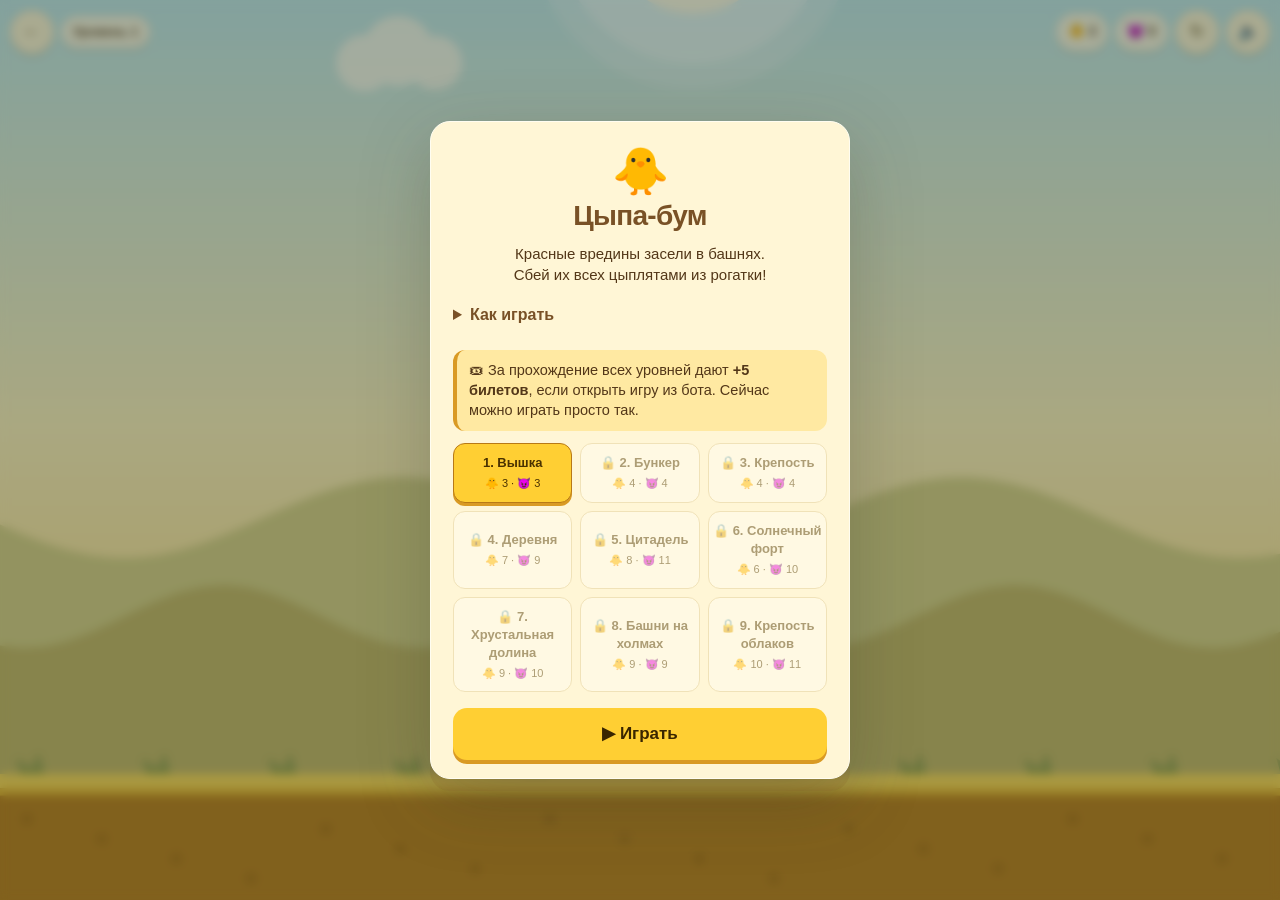
<file: game.html>
<!doctype html>
<html lang="ru">
<head>
<meta charset="utf-8">
<meta name="viewport" content="width=device-width, initial-scale=1, maximum-scale=1, user-scalable=no">
<title>Цыпа-бум · YooSkins</title>
<script src="https://telegram.org/js/telegram-web-app.js"></script>
<style>
  * { box-sizing: border-box; -webkit-tap-highlight-color: transparent; }
  html, body { margin: 0; height: 100%; overflow: hidden; background: #2b2008; color: #4a3200;
               font: 16px/1.4 -apple-system, "Segoe UI", Roboto, sans-serif; overscroll-behavior: none; }
  #stage { position: fixed; inset: 0; display: flex; align-items: center; justify-content: center; }
  #wrap { position: relative; }
  canvas { display: block; touch-action: none; }
  #hud { position: absolute; top: 8px; left: 8px; right: 8px; display: flex; gap: 6px; align-items: center;
         pointer-events: none; }
  #hud > * { pointer-events: auto; }
  .pill { background: rgba(255, 246, 214, .88); border-radius: 999px; padding: 6px 12px; font-weight: 700; font-size: 14px;
          box-shadow: 0 1px 0 rgba(120, 80, 0, .25); }
  .grow { flex: 1; }
  .zoom { position: absolute; top: 52px; left: 50%; transform: translateX(-50%); display: flex; align-items: center; gap: 6px;
          background: rgba(255, 246, 214, .9); border-radius: 999px; padding: 4px 6px; box-shadow: 0 1px 0 rgba(120, 80, 0, .25); }
  .zoom.hidden { display: none; }
  .zlabel { font-size: 13px; font-weight: 700; white-space: nowrap; }
  .zoom input { width: 120px; accent-color: #ffb300; touch-action: none; }
  .zbtn { width: 30px; height: 30px; border: 0; border-radius: 50%; background: #ffcf33; color: #3a2600; font-size: 20px;
          font-weight: 800; line-height: 1; padding: 0; }
  .ibtn { width: 36px; height: 36px; border: 0; border-radius: 50%; background: rgba(255, 246, 214, .88); font-size: 17px;
          color: #4a3200; box-shadow: 0 1px 0 rgba(120, 80, 0, .25); padding: 0; }
  /* The big levels are played sideways: on a phone held upright the game and its dialogs turn 90° clockwise,
     so the player turns the phone. The sizes come from resize(). */
  body.rot #wrap, body.rot #modal { position: fixed; inset: auto; left: 0; top: 0; width: var(--rw); height: var(--rh);
                                     transform-origin: 0 0; transform: translateX(var(--sw)) rotate(90deg); }
  #modal { position: fixed; inset: 0; background: rgba(43, 32, 8, .62); display: flex; align-items: center;
           justify-content: center; padding: 16px; z-index: 5; }
  #modal.hidden { display: none; }
  .card { width: 100%; max-width: 380px; max-height: 100%; overflow: auto; background: #fff6d6; border-radius: 20px;
          padding: 20px 18px 16px; box-shadow: 0 10px 40px rgba(0, 0, 0, .35); border: 3px solid #ffcf33; }
  .card h1 { margin: 0 0 6px; font-size: 24px; text-align: center; }
  .card p { margin: 8px 0; font-size: 15px; }
  .card ol { margin: 8px 0; padding-left: 22px; font-size: 14.5px; }
  .card li { margin-bottom: 5px; }
  .reward { background: #ffe58a; border-radius: 12px; padding: 10px 12px; font-size: 14.5px; margin: 12px 0; }
  .levels { display: flex; flex-wrap: wrap; gap: 8px; margin: 12px 0; }
  .levels button { flex: 1 1 28%; padding: 10px 4px; border-radius: 12px; border: 2px solid #e2b12a; background: #fff; color: #4a3200;
                   font-size: 13px; font-weight: 700; }
  .levels button.on { background: #ffcf33; }
  .levels button:disabled { opacity: .45; }
  .go { width: 100%; padding: 14px; border: 0; border-radius: 14px; background: #ffb300; color: #3a2600; font-size: 17px;
        font-weight: 800; box-shadow: 0 3px 0 #c98600; margin-top: 4px; }
  .go:active { transform: translateY(2px); box-shadow: 0 1px 0 #c98600; }
  .ghost { width: 100%; padding: 11px; border: 0; background: transparent; color: #8a6200; font-size: 15px; font-weight: 600;
           margin-top: 6px; }
  .big { font-size: 46px; text-align: center; line-height: 1.1; }
  .center { text-align: center; }
  :root { --cream: #fff6d6; --sun: #ffcf33; --ink: #533718; }
  html, body { background: #bce6eb; color: var(--ink); }
  button, input { font: inherit; }
  button { cursor: pointer; touch-action: manipulation; }
  button:focus-visible, input:focus-visible { outline: 3px solid #348698; outline-offset: 3px; }
  #hud { top: max(10px, env(safe-area-inset-top)); left: max(10px, env(safe-area-inset-left));
         right: max(10px, env(safe-area-inset-right)); gap: 7px; }
  .pill { padding: 8px 11px; background: rgba(255, 250, 229, .95); border: 1px solid rgba(121, 81, 38, .16);
          box-shadow: 0 3px 0 rgba(121, 81, 38, .12); white-space: nowrap; font-variant-numeric: tabular-nums; }
  #lvl { line-height: 1.15; font-size: 13px; white-space: normal; }
  #lvl small { display: block; font-size: 11px; font-weight: 500; margin-top: 3px; }
  .ibtn, .zbtn { min-width: 44px; width: 44px; height: 44px; flex-shrink: 0; border: 1px solid rgba(121, 81, 38, .17);
                 background: #fff6d6; box-shadow: 0 3px 0 rgba(121, 81, 38, .16); }
  .ibtn:active, .zbtn:active { transform: translateY(2px); box-shadow: none; }
  .zoom { top: max(66px, calc(env(safe-area-inset-top) + 56px)); padding: 2px 4px; gap: 3px; }
  .zoom input { width: 95px; height: 44px; }
  #shot-help { display: none; position: absolute; bottom: max(12px, env(safe-area-inset-bottom)); left: 50%; transform: translateX(-50%);
               max-width: calc(100% - 24px); padding: 7px 13px; border-radius: 12px;
               background: rgba(255, 250, 229, .94); pointer-events: none; }
  #shot-help.active { display: block; }
  #power { width: 140px; height: 5px; border-radius: 4px; background: #e4d6b4; overflow: hidden; }
  #power-fill { display: block; height: 100%; width: 0; background: #d99a24; border-radius: inherit; }
  #modal { background: rgba(53, 67, 52, .42); backdrop-filter: blur(5px); }
  .card { max-width: 420px; padding: 24px 22px 18px; border: 1px solid #fffdf1;
          box-shadow: 0 12px 0 rgba(121, 81, 38, .13), 0 22px 70px rgba(55, 57, 37, .26); }
  .card h1 { font-size: 28px; color: #795126; letter-spacing: -.7px; }
  .card ol { line-height: 1.5; }
  summary { min-height: 44px; padding: 11px 0; cursor: pointer; font-weight: 700; color: #795126; }
  .reward { background: #ffe9a2; border-left: 4px solid #d99a24; }
  .levels { display: grid; grid-template-columns: repeat(3, 1fr); gap: 8px; }
  .levels button { min-height: 60px; border: 1px solid #dec994; background: #fffdf3; }
  .levels button.on { border-color: #b87916; box-shadow: 0 3px 0 #d99a24; }
  .levels button small { display: block; font-weight: 500; font-size: 11px; margin-top: 4px; }
  .go { min-height: 48px; background: #ffcf33; box-shadow: 0 4px 0 #d99a24; }
  .ghost { min-height: 44px; }
  @media (max-width: 390px) { #hud { gap: 4px; left: 6px; right: 6px; } .pill { padding: 8px; font-size: 12px; }
    #lvl { max-width: 90px; font-size: 12px; } .card { padding: 18px 15px; } }
  @media (max-height: 480px) { .card { max-width: 600px; padding: 14px 22px; } .big { font-size: 30px; }
    .card h1 { font-size: 23px; } #shot-help { bottom: 7px; padding: 5px 10px; font-size: 12px; } }
  @media (prefers-reduced-motion: reduce) { *, *::before, *::after { scroll-behavior: auto !important; } #modal { backdrop-filter: none; } }
</style>
</head>
<body>
<div id="stage"><div id="wrap">
  <canvas id="cv"></canvas>
  <div id="hud">
    <button class="ibtn" id="back" aria-label="Назад">←</button>
    <div class="pill" id="lvl">Уровень 1</div>
    <div class="grow"></div>
    <div class="pill" id="ammo" aria-label="Цыплят осталось">🐥 3</div>
    <div class="pill" id="foes" aria-label="Вредин осталось">😈 0</div>
    <button class="ibtn" id="restart" aria-label="Заново">↻</button>
    <button class="ibtn" id="snd" aria-label="Звук">🔈</button>
  </div>
  <!-- Zoom for the big levels: a magnifier with − and + around a slider says what it does at a glance. -->
  <div id="zoom" class="zoom hidden">
    <button type="button" class="zbtn" id="zout" aria-label="Отдалить">−</button>
    <label class="zlabel" for="zrange">🔍 Масштаб</label>
    <input type="range" id="zrange" min="50" max="160" step="1" value="80" aria-label="Масштаб">
    <button type="button" class="zbtn" id="zin" aria-label="Приблизить">+</button>
  </div>
  <div id="shot-help"><div id="power"><span id="power-fill"></span></div></div>
</div></div>
<div id="modal" role="dialog" aria-modal="true" aria-label="Цыпа-бум"><div class="card" id="card"></div></div>

<script>
"use strict";
// ============================================================================================
// «Цыпа-бум»: a slingshot game. Yellow chicks against red pests on nine levels; the last six are wider
// than the screen and the camera moves over them.
// The physics is our own (boxes and circles, sequential impulses with warm starting), so the page
// needs no library. Game is pure logic; the renderer below only reads it.
// ============================================================================================

// ---------- world ----------
const W = 10, H = 13.4, GROUND = 12;                 // world units; the ground's top is y = GROUND; W: the narrow levels' width
const GRAV = 12, DT = 1 / 120, ITER = 8, SLOP = 0.01, BIAS = 0.2;
const ANCHOR = { x: 1.9, y: GROUND - 1.75 }, MAX_PULL = 1.5, V_MAX = 13.5;
const MAT = {
  wood:  { hp: 5,   dens: 2.2, slow: 0.6 },          // slow: speed a chick keeps after smashing through
  stone: { hp: 14,  dens: 5,   slow: 0.35 },
  glass: { hp: 1.6, dens: 1.6, slow: 0.85 },
};
const BIRD = { r: 0.3, m: 1.5 }, FOE = { r: 0.3, m: 0.6, hp: 2.6 };
const HIT_MIN = 1.2;                                 // approach speed below this never hurts

// ---------- physics ----------
const NONE = [];
let bodyIds = 0;
function makeBody(o) {
  const b = Object.assign({ id: ++bodyIds, x: 0, y: 0, ang: 0, vx: 0, vy: 0, av: 0, m: 0, fr: 0.6, hp: Infinity, dead: false }, o);
  let inertia;
  if (b.r) { b.rad = b.r; inertia = 0.5 * b.m * b.r * b.r; }
  else { b.hw = b.w / 2; b.hh = b.h / 2; b.rad = Math.hypot(b.hw, b.hh); inertia = b.m * (b.w * b.w + b.h * b.h) / 12; }
  b.im = b.m > 0 ? 1 / b.m : 0;                      // m = 0: static
  b.ii = b.im ? 1 / inertia : 0;
  return b;
}

// Contacts: {x, y, nx, ny (from A to B), sep, id}.
function circleCircle(A, B) {
  let dx = B.x - A.x, dy = B.y - A.y, d = Math.hypot(dx, dy);
  if (d >= A.r + B.r) return NONE;
  if (d < 1e-6) { dx = 0; dy = -1; }
  else { dx /= d; dy /= d; }
  const nx = dx, ny = dy;
  return [{ x: A.x + nx * A.r, y: A.y + ny * A.r, nx, ny, sep: d - A.r - B.r, id: 0, Pn: 0, Pt: 0 }];
}

function boxCircle(A, B) {
  const c = Math.cos(A.ang), s = Math.sin(A.ang), dx = B.x - A.x, dy = B.y - A.y;
  const lx = c * dx + s * dy, ly = -s * dx + c * dy;
  let qx = Math.max(-A.hw, Math.min(A.hw, lx)), qy = Math.max(-A.hh, Math.min(A.hh, ly));
  let nx, ny, sep;
  if (qx === lx && qy === ly) {                      // the centre is inside the box: out through the nearest face
    const ex = A.hw - Math.abs(lx), ey = A.hh - Math.abs(ly);
    if (ex < ey) { nx = lx < 0 ? -1 : 1; ny = 0; qx = nx * A.hw; sep = -ex - B.r; }
    else { nx = 0; ny = ly < 0 ? -1 : 1; qy = ny * A.hh; sep = -ey - B.r; }
  } else {
    const ex = lx - qx, ey = ly - qy, d = Math.hypot(ex, ey);
    if (d > B.r) return NONE;
    nx = ex / d; ny = ey / d; sep = d - B.r;
  }
  return [{ x: A.x + c * qx - s * qy, y: A.y + s * qx + c * qy, nx: c * nx - s * ny, ny: s * nx + c * ny, sep, id: 0, Pn: 0, Pt: 0 }];
}

function clip(pts, nx, ny, offset, tag) {
  const out = [], d0 = nx * pts[0].x + ny * pts[0].y - offset, d1 = nx * pts[1].x + ny * pts[1].y - offset;
  if (d0 <= 0) out.push(pts[0]);
  if (d1 <= 0) out.push(pts[1]);
  if (d0 * d1 < 0) {
    const t = d0 / (d0 - d1);
    out.push({ x: pts[0].x + t * (pts[1].x - pts[0].x), y: pts[0].y + t * (pts[1].y - pts[0].y), id: tag * 10 + (d0 > 0 ? pts[0].id : pts[1].id) });
  }
  return out;
}

// Box against box: the axis of least penetration, then the incident edge clipped to the reference face.
function boxBox(A, B) {
  const ca = Math.cos(A.ang), sa = Math.sin(A.ang), cb = Math.cos(B.ang), sb = Math.sin(B.ang);
  const dx = B.x - A.x, dy = B.y - A.y;
  const dAx = ca * dx + sa * dy, dAy = -sa * dx + ca * dy, dBx = cb * dx + sb * dy, dBy = -sb * dx + cb * dy;
  const c1 = Math.abs(ca * cb + sa * sb), c2 = Math.abs(sa * cb - ca * sb);
  const fAx = Math.abs(dAx) - A.hw - (c1 * B.hw + c2 * B.hh), fAy = Math.abs(dAy) - A.hh - (c2 * B.hw + c1 * B.hh);
  if (fAx > 0 || fAy > 0) return NONE;
  const fBx = Math.abs(dBx) - (c1 * A.hw + c2 * A.hh) - B.hw, fBy = Math.abs(dBy) - (c2 * A.hw + c1 * A.hh) - B.hh;
  if (fBx > 0 || fBy > 0) return NONE;

  let axis = 0, sep = fAx, nx = dAx > 0 ? ca : -ca, ny = dAx > 0 ? sa : -sa;
  if (fAy > 0.95 * sep + 0.01 * A.hh) { axis = 1; sep = fAy; nx = dAy > 0 ? -sa : sa; ny = dAy > 0 ? ca : -ca; }
  if (fBx > 0.95 * sep + 0.01 * B.hw) { axis = 2; sep = fBx; nx = dBx > 0 ? cb : -cb; ny = dBx > 0 ? sb : -sb; }
  if (fBy > 0.95 * sep + 0.01 * B.hh) { axis = 3; sep = fBy; nx = dBy > 0 ? -sb : sb; ny = dBy > 0 ? cb : -cb; }

  const ref = axis < 2 ? A : B, inc = axis < 2 ? B : A;
  const fnx = axis < 2 ? nx : -nx, fny = axis < 2 ? ny : -ny;
  const rc = Math.cos(ref.ang), rs = Math.sin(ref.ang);
  let front, snx, sny, sideH;
  if (axis % 2 === 0) { front = ref.x * fnx + ref.y * fny + ref.hw; snx = -rs; sny = rc; sideH = ref.hh; }
  else { front = ref.x * fnx + ref.y * fny + ref.hh; snx = rc; sny = rs; sideH = ref.hw; }
  const side = ref.x * snx + ref.y * sny;

  // The incident edge: the face of the other box that looks at the reference face.
  const ic = Math.cos(inc.ang), is = Math.sin(inc.ang);
  const lnx = -(ic * fnx + is * fny), lny = -(-is * fnx + ic * fny);
  let v;
  if (Math.abs(lnx) > Math.abs(lny)) v = lnx > 0 ? [[inc.hw, -inc.hh, 0], [inc.hw, inc.hh, 1]] : [[-inc.hw, inc.hh, 2], [-inc.hw, -inc.hh, 3]];
  else v = lny > 0 ? [[inc.hw, inc.hh, 1], [-inc.hw, inc.hh, 2]] : [[-inc.hw, -inc.hh, 3], [inc.hw, -inc.hh, 0]];
  let pts = v.map(([px, py, id]) => ({ x: inc.x + ic * px - is * py, y: inc.y + is * px + ic * py, id }));
  pts = clip(pts, -snx, -sny, -side + sideH, 1);
  if (pts.length < 2) return NONE;
  pts = clip(pts, snx, sny, side + sideH, 2);
  if (pts.length < 2) return NONE;

  const out = [];
  for (const p of pts) {
    const s = fnx * p.x + fny * p.y - front;
    if (s <= 0) out.push({ x: p.x - s * fnx, y: p.y - s * fny, nx, ny, sep: s, id: axis * 100 + p.id, Pn: 0, Pt: 0 });
  }
  return out;
}

class World {
  constructor() { this.bodies = []; this.arbs = new Map(); this.stamp = 0; }
  add(b) { this.bodies.push(b); return b; }
  remove(b) {
    this.bodies = this.bodies.filter((x) => x !== b);
    for (const [k, arb] of this.arbs) if (arb.a === b || arb.b === b) this.arbs.delete(k);
  }

  detect() {
    this.stamp++;
    const bs = this.bodies;
    for (let i = 0; i < bs.length; i++) for (let j = i + 1; j < bs.length; j++) {
      let a = bs[i], b = bs[j];
      if (!a.im && !b.im) continue;
      const dx = b.x - a.x, dy = b.y - a.y, rr = a.rad + b.rad;
      if (dx * dx + dy * dy > rr * rr) continue;
      if (a.r && !b.r) { const t = a; a = b; b = t; }                 // a box always goes first
      const cs = a.r ? circleCircle(a, b) : b.r ? boxCircle(a, b) : boxBox(a, b);
      if (!cs.length) continue;
      const key = a.id < b.id ? a.id * 65536 + b.id : b.id * 65536 + a.id;
      let arb = this.arbs.get(key);
      if (!arb) { arb = { a, b, cs, fr: Math.sqrt(a.fr * b.fr) }; this.arbs.set(key, arb); }
      else {
        // Warm start: a contact that is still there keeps its impulses, which is what holds stacks still.
        for (const c of cs) { const o = arb.cs.find((q) => q.id === c.id); if (o) { c.Pn = o.Pn; c.Pt = o.Pt; } }
        arb.cs = cs;
      }
      arb.stamp = this.stamp;
    }
    for (const [k, arb] of this.arbs) if (arb.stamp !== this.stamp) this.arbs.delete(k);
  }

  // Approach speed of every touching pair, before the solver removes it: this is what damage is counted from.
  impacts(cb) {
    for (const arb of this.arbs.values()) {
      const a = arb.a, b = arb.b;
      let s = 0;
      for (const c of arb.cs) {
        const r1x = c.x - a.x, r1y = c.y - a.y, r2x = c.x - b.x, r2y = c.y - b.y;
        const vn = (b.vx - b.av * r2y - a.vx + a.av * r1y) * c.nx + (b.vy + b.av * r2x - a.vy - a.av * r1x) * c.ny;
        if (-vn > s) s = -vn;
      }
      if (s > HIT_MIN) cb(a, b, s);
    }
  }

  solve() {
    const inv = 1 / DT;
    for (const b of this.bodies) if (b.im) { b.vy += GRAV * DT; b.av *= b.r ? 0.992 : 0.9995; }
    for (const arb of this.arbs.values()) {
      const a = arb.a, b = arb.b;
      for (const c of arb.cs) {
        const r1x = c.r1x = c.x - a.x, r1y = c.r1y = c.y - a.y, r2x = c.r2x = c.x - b.x, r2y = c.r2y = c.y - b.y;
        const rn1 = r1x * c.nx + r1y * c.ny, rn2 = r2x * c.nx + r2y * c.ny;
        c.mn = 1 / (a.im + b.im + a.ii * (r1x * r1x + r1y * r1y - rn1 * rn1) + b.ii * (r2x * r2x + r2y * r2y - rn2 * rn2));
        const tx = c.ny, ty = -c.nx, rt1 = r1x * tx + r1y * ty, rt2 = r2x * tx + r2y * ty;
        c.mt = 1 / (a.im + b.im + a.ii * (r1x * r1x + r1y * r1y - rt1 * rt1) + b.ii * (r2x * r2x + r2y * r2y - rt2 * rt2));
        c.bias = -BIAS * inv * Math.min(0, c.sep + SLOP);
        const px = c.Pn * c.nx + c.Pt * tx, py = c.Pn * c.ny + c.Pt * ty;
        a.vx -= a.im * px; a.vy -= a.im * py; a.av -= a.ii * (r1x * py - r1y * px);
        b.vx += b.im * px; b.vy += b.im * py; b.av += b.ii * (r2x * py - r2y * px);
      }
    }
    for (let it = 0; it < ITER; it++) for (const arb of this.arbs.values()) {
      const a = arb.a, b = arb.b;
      for (const c of arb.cs) {
        const { r1x, r1y, r2x, r2y, nx, ny } = c, tx = ny, ty = -nx;
        let dvx = b.vx - b.av * r2y - a.vx + a.av * r1y, dvy = b.vy + b.av * r2x - a.vy - a.av * r1x;
        let dPn = c.mn * (-(dvx * nx + dvy * ny) + c.bias);
        const pn0 = c.Pn; c.Pn = Math.max(pn0 + dPn, 0); dPn = c.Pn - pn0;
        let px = dPn * nx, py = dPn * ny;
        a.vx -= a.im * px; a.vy -= a.im * py; a.av -= a.ii * (r1x * py - r1y * px);
        b.vx += b.im * px; b.vy += b.im * py; b.av += b.ii * (r2x * py - r2y * px);
        dvx = b.vx - b.av * r2y - a.vx + a.av * r1y; dvy = b.vy + b.av * r2x - a.vy - a.av * r1x;
        let dPt = c.mt * -(dvx * tx + dvy * ty);
        const maxPt = arb.fr * c.Pn, pt0 = c.Pt; c.Pt = Math.max(-maxPt, Math.min(maxPt, pt0 + dPt)); dPt = c.Pt - pt0;
        px = dPt * tx; py = dPt * ty;
        a.vx -= a.im * px; a.vy -= a.im * py; a.av -= a.ii * (r1x * py - r1y * px);
        b.vx += b.im * px; b.vy += b.im * py; b.av += b.ii * (r2x * py - r2y * px);
      }
    }
    for (const b of this.bodies) if (b.im) { b.x += b.vx * DT; b.y += b.vy * DT; b.ang += b.av * DT; }
  }
}

// ---------- levels ----------
// Heights are above the ground. P: a post standing at `base`, B: a beam lying at `base`, C: a cube.
const P = (mat, x, base, h = 1.2) => [mat, x, base + h / 2, 0.24, h];
const B = (mat, x, base, w) => [mat, x, base + 0.12, w, 0.24];
const C = (mat, x, base, s = 0.5) => [mat, x, base + s / 2, s, s];
// Tuned by playing them with simulate(). Known wins, [angle, power] per chick:
//   1: [[2,0.89],[38,1]]   2: [[6,0.89],[18,0.78]]   3: [[26,1],[54,0.89],[50,0.89]]
//   4: [[16,1],[42,0.78],[2,0.89],[38,1],[36,0.835]]   5: [[26,0.78],[56,1],[18,1],[28,0.835],[16,0.945],[0,1]]
//   6: [[30,0.89],[22,1],[0,0.7],[26,0.78]] (2–4 spare chicks on the wide levels)
// Balance and nearby angle/power checks live in tests/test_game.cjs; changing a level needs the same checks.
const LEVELS = [
  { name: "Вышка", birds: 3,
    statics: [[4.4, 0, 0.5, 0.7], [8.7, 2.85, 1.6, 0.3]],              // x, bottom, width, height
    blocks: [P("wood", 5.4, 0), P("wood", 6.6, 0), B("wood", 6.0, 1.2, 1.7),
             P("stone", 5.5, 1.44), P("wood", 6.5, 1.44), B("wood", 6.0, 2.64, 1.5), C("stone", 6.0, 2.88),
             P("wood", 8.2, 3.15)],
    foes: [[6.0, 0], [6.0, 1.44], [8.95, 3.15]] },                     // x, height of the feet
  { name: "Бункер", birds: 4,
    statics: [[4.2, 0, 0.7, 1.2]],
    blocks: [P("stone", 5.0, 0), P("stone", 6.4, 0), B("wood", 5.7, 1.2, 1.9),
             P("stone", 5.2, 1.44), P("wood", 6.2, 1.44), B("wood", 5.7, 2.64, 1.5), C("stone", 5.7, 2.88),
             P("glass", 8.0, 0), P("glass", 8.8, 0), B("wood", 8.4, 1.2, 1.2),
             P("wood", 8.0, 1.44), P("wood", 8.8, 1.44), B("wood", 8.4, 2.64, 1.2), C("stone", 8.4, 2.88)],
    foes: [[5.7, 0], [5.7, 1.44], [8.4, 0], [8.4, 1.44]] },
  { name: "Крепость", birds: 4,
    statics: [[8.9, 0, 2.2, 3.0], [7.95, 3.0, 0.3, 0.5], [6.0, 3.25, 1.8, 0.3], [6.8, 0, 0.3, 1.4]],
    blocks: [P("stone", 8.55, 3.0), P("stone", 9.65, 3.0), B("wood", 9.1, 4.2, 1.5),
             P("wood", 5.6, 0), P("wood", 6.4, 0), B("wood", 6.0, 1.2, 1.2),
             C("stone", 4.8, 0), C("stone", 4.8, 0.5), C("stone", 4.8, 1.0), C("stone", 4.8, 1.5), C("stone", 4.8, 2.0), C("wood", 4.8, 2.5),
             C("glass", 5.6, 3.55)],
    foes: [[9.1, 3.0], [6.0, 1.44], [7.38, 0], [6.3, 3.55]] },
  // The big ones: two to three screens wide, three times the blocks and pests, a stronger slingshot to reach.
  { name: "Деревня", birds: 7, width: 22, power: 1.3,
    statics: [[12.0, 0, 2.6, 1.0], [21.2, 3.5, 1.2, 0.3]],
    blocks: [// a house
             P("wood", 6.8, 0), P("wood", 8.2, 0), B("wood", 7.5, 1.2, 1.7),
             P("glass", 6.9, 1.44), P("glass", 8.1, 1.44), B("wood", 7.5, 2.64, 1.5), C("stone", 7.5, 2.88),
             // a three-storey tower on the hill
             P("stone", 11.2, 1.0), P("wood", 12.8, 1.0), B("wood", 12.0, 2.2, 1.9),
             P("stone", 11.4, 2.44), P("wood", 12.6, 2.44), B("wood", 12.0, 3.64, 1.5),
             P("wood", 11.6, 3.88, 1.0), P("wood", 12.4, 3.88, 1.0), B("wood", 12.0, 4.88, 1.1), C("glass", 12.0, 5.12),
             // a long hall with a stone roof beam
             P("wood", 16.2, 0), P("stone", 17.4, 0), P("wood", 18.6, 0), P("stone", 19.8, 0),
             B("wood", 16.8, 1.2, 1.5), B("wood", 19.2, 1.2, 1.5), B("stone", 18.0, 1.44, 3.9),
             P("glass", 16.8, 1.68), P("glass", 19.2, 1.68), B("wood", 18.0, 2.88, 3.0), C("stone", 18.0, 3.12)],
    foes: [[7.5, 0], [7.5, 1.44], [12.0, 1.0], [12.0, 2.44], [12.0, 3.88],
           [16.8, 0], [19.2, 0], [18.0, 1.68], [21.2, 3.8]] },
  { name: "Цитадель", birds: 8, width: 25, power: 1.3,
    statics: [[13.0, 0, 4.0, 0.6], [23.2, 0, 0.6, 2.2], [23.2, 2.2, 1.8, 0.3]],
    blocks: [// the outer wall and a shelter behind it
             C("stone", 6.5, 0), C("stone", 6.5, 0.5), C("stone", 6.5, 1.0), C("stone", 6.5, 1.5), B("wood", 6.5, 2.0, 0.9),
             P("wood", 7.1, 0, 0.9), P("wood", 8.1, 0, 0.9), B("wood", 7.6, 0.9, 1.3),
             // the keep: three floors on a stone base
             P("stone", 11.3, 0.6), P("stone", 12.4, 0.6), P("wood", 13.6, 0.6), P("stone", 14.7, 0.6),
             B("stone", 11.85, 1.8, 1.35), B("stone", 14.15, 1.8, 1.35), B("wood", 13.0, 2.04, 3.6),
             P("wood", 11.6, 2.28), P("glass", 12.6, 2.28), P("glass", 13.4, 2.28), P("wood", 14.4, 2.28),
             B("wood", 12.1, 3.48, 1.2), B("wood", 13.9, 3.48, 1.2), B("stone", 13.0, 3.72, 3.0),
             P("glass", 12.4, 3.96), P("wood", 13.6, 3.96), B("wood", 13.0, 5.16, 1.5), C("glass", 13.0, 5.4),
             // a stone block hiding a pest in the gap
             C("stone", 16.4, 0), C("stone", 16.4, 0.5),
             // a hut in the open, then a lookout on a pillar at the far end (nothing behind it to stop a high shot)
             P("wood", 19.6, 0, 0.8), C("glass", 21.0, 0),
             P("wood", 22.6, 2.5), P("wood", 23.8, 2.5), B("stone", 23.2, 3.7, 1.5)],
    foes: [[6.5, 2.24], [7.6, 0], [11.85, 0.6], [13.0, 0.6], [14.15, 0.6], [12.1, 2.28], [13.9, 2.28], [13.0, 3.96],
           [17.0, 0], [20.3, 0], [23.2, 2.5]] },
  { name: "Солнечный форт", birds: 6, width: 23, power: 1.3,
    statics: [[12.0, 0, 3.2, 0.65], [21.6, 0, 1.5, 1.0]],
    blocks: [// Glass feet invite a low shot; the heavy cap rewards bringing the whole tower down.
             P("glass", 6.0, 0), P("wood", 7.4, 0), B("wood", 6.7, 1.2, 1.9),
             P("wood", 6.2, 1.44), P("glass", 7.2, 1.44), B("wood", 6.7, 2.64, 1.5), C("stone", 6.7, 2.88),
             // A central fort with exposed wooden supports and a glass upper gallery.
             P("wood", 10.8, 0.65), P("wood", 13.2, 0.65), B("wood", 12.0, 1.85, 2.9),
             P("glass", 11.1, 2.09), P("glass", 12.9, 2.09), B("wood", 12.0, 3.29, 2.3),
             P("wood", 11.5, 3.53, 0.9), P("glass", 12.5, 3.53, 0.9), B("wood", 12.0, 4.43, 1.5), C("stone", 12.0, 4.67),
             // Two final shelters, reachable without a pixel-perfect high arc.
             P("glass", 16.2, 0), P("wood", 17.6, 0), B("wood", 16.9, 1.2, 1.9), C("stone", 16.9, 1.44),
             P("wood", 21.0, 1.0, 0.9), P("glass", 22.2, 1.0, 0.9), B("wood", 21.6, 1.9, 1.7)],
    foes: [[6.7, 0], [6.7, 1.44], [11.3, 0.65], [12.7, 0.65], [11.6, 2.09],
           [12.0, 3.53], [16.9, 0], [18.8, 0], [21.6, 1.0], [21.6, 2.14]] },
  { name: "Хрустальная долина", birds: 9, width: 23, power: 1.3,
    statics: [[12.0, 0, 3.2, 0.65], [21.6, 0, 1.5, 1.0]],
    blocks: [P("glass", 6.0, 0), P("wood", 7.4, 0), B("wood", 6.7, 1.2, 1.9),
             P("wood", 6.2, 1.44), P("glass", 7.2, 1.44), B("wood", 6.7, 2.64, 1.5), C("glass", 6.7, 2.88),
             P("glass", 10.8, 0.65), P("wood", 13.2, 0.65), B("wood", 12.0, 1.85, 2.9),
             P("wood", 11.1, 2.09), P("glass", 12.9, 2.09), B("wood", 12.0, 3.29, 2.3),
             P("glass", 11.5, 3.53, 0.9), P("wood", 12.5, 3.53, 0.9), B("wood", 12.0, 4.43, 1.5), C("stone", 12.0, 4.67),
             P("glass", 16.2, 0), P("wood", 17.6, 0), B("wood", 16.9, 1.2, 1.9), C("glass", 16.9, 1.44),
             P("wood", 21.0, 1.0, 0.9), P("glass", 22.2, 1.0, 0.9), B("wood", 21.6, 1.9, 1.7)],
    foes: [[6.7, 0], [6.7, 1.44], [11.3, 0.65], [12.7, 0.65], [11.6, 2.09],
           [12.0, 3.53], [16.9, 0], [18.8, 0], [21.6, 1.0], [21.6, 2.14]] },
  { name: "Башни на холмах", birds: 9, width: 22, power: 1.3,
    statics: [[12.5, 0, 2.6, 1.0], [21.2, 3.5, 1.2, 0.3]],
    blocks: [P("glass", 6.8, 0), P("wood", 8.2, 0), B("wood", 7.5, 1.2, 1.7),
             P("wood", 6.9, 1.44), P("glass", 8.1, 1.44), B("wood", 7.5, 2.64, 1.5), C("stone", 7.5, 2.88),
             P("stone", 11.7, 1.0), P("glass", 13.3, 1.0), B("wood", 12.5, 2.2, 1.9),
             P("wood", 11.9, 2.44), P("wood", 13.1, 2.44), B("wood", 12.5, 3.64, 1.5),
             P("glass", 12.1, 3.88, 1.0), P("wood", 12.9, 3.88, 1.0), B("wood", 12.5, 4.88, 1.1), C("glass", 12.5, 5.12),
             P("wood", 16.2, 0), P("glass", 17.4, 0), P("wood", 18.6, 0), P("stone", 19.8, 0),
             B("wood", 16.8, 1.2, 1.5), B("wood", 19.2, 1.2, 1.5), B("stone", 18.0, 1.44, 3.9),
             P("glass", 16.8, 1.68), P("wood", 19.2, 1.68), B("wood", 18.0, 2.88, 3.0), C("glass", 18.0, 3.12)],
    foes: [[7.5, 0], [7.5, 1.44], [12.5, 1.0], [12.5, 2.44], [12.5, 3.88],
           [16.8, 0], [19.2, 0], [18.0, 1.68], [21.2, 3.8]] },
  { name: "Крепость облаков", birds: 10, width: 25, power: 1.3,
    statics: [[13.0, 0, 4.0, 0.6], [23.2, 0, 0.6, 2.2], [23.2, 2.2, 1.8, 0.3]],
    blocks: [C("stone", 6.5, 0), C("stone", 6.5, 0.5), C("wood", 6.5, 1.0), C("wood", 6.5, 1.5), B("wood", 6.5, 2.0, 0.9),
             P("wood", 7.1, 0, 0.9), P("glass", 8.1, 0, 0.9), B("wood", 7.6, 0.9, 1.3),
             P("stone", 11.3, 0.6), P("glass", 12.4, 0.6), P("wood", 13.6, 0.6), P("stone", 14.7, 0.6),
             B("stone", 11.85, 1.8, 1.35), B("stone", 14.15, 1.8, 1.35), B("wood", 13.0, 2.04, 3.6),
             P("wood", 11.6, 2.28), P("glass", 12.6, 2.28), P("wood", 13.4, 2.28), P("glass", 14.4, 2.28),
             B("wood", 12.1, 3.48, 1.2), B("wood", 13.9, 3.48, 1.2), B("stone", 13.0, 3.72, 3.0),
             P("glass", 12.4, 3.96), P("wood", 13.6, 3.96), B("wood", 13.0, 5.16, 1.5), C("glass", 13.0, 5.4),
             C("stone", 16.4, 0), C("glass", 16.4, 0.5), P("wood", 19.6, 0, 0.8), C("glass", 21.0, 0),
             P("wood", 22.6, 2.5), P("glass", 23.8, 2.5), B("stone", 23.2, 3.7, 1.5)],
    foes: [[6.5, 2.24], [7.6, 0], [11.85, 0.6], [13.0, 0.6], [14.15, 0.6], [12.1, 2.28], [13.9, 2.28], [13.0, 3.96],
           [17.0, 0], [20.3, 0], [23.2, 2.5]] },
];

// ---------- game logic ----------
class Game {
  constructor(idx) {
    const L = LEVELS[idx];
    this.idx = idx; this.t = 0; this.state = "play";
    this.steps = 0; this.shots = [];
    this.width = L.width || W;                       // a wide level is longer than the screen
    this.vmax = V_MAX * (L.power || 1);              // and has a stronger slingshot to reach its far end
    this.world = new World(); this.blocks = []; this.foes = []; this.birds = []; this.statics = [];
    this.birdsLeft = L.birds; this.lastLaunch = -9; this.events = []; this.dead = [];
    this.calm = 0; this.over = 0; this.winT = 0;
    const w = this.world;
    w.add(makeBody({ kind: "ground", x: this.width / 2, y: GROUND + 1, w: this.width + 12, h: 2, fr: 0.8 }));
    for (const [x, bottom, bw, bh] of L.statics) this.statics.push(w.add(makeBody({ kind: "ledge", x, y: GROUND - bottom - bh / 2, w: bw, h: bh, fr: 0.8 })));
    for (const [mat, x, gy, bw, bh] of L.blocks) {
      const m = MAT[mat];
      this.blocks.push(w.add(makeBody({ kind: "block", mat, x, y: GROUND - gy, w: bw, h: bh, m: bw * bh * m.dens, hp: m.hp, maxHp: m.hp })));
    }
    for (const [x, base] of L.foes) this.foes.push(w.add(makeBody({ kind: "foe", x, y: GROUND - base - FOE.r, r: FOE.r, m: FOE.m, hp: FOE.hp, maxHp: FOE.hp })));
    // Let the towers settle before the first shot; nothing gets hurt while they do.
    for (let i = 0; i < 120; i++) { w.detect(); w.solve(); }
    for (const b of w.bodies) { b.vx = b.vy = b.av = 0; }
  }

  canShoot() { return this.state === "play" && this.birdsLeft > 0 && this.t - this.lastLaunch > 0.6 && this.birds.every((b) => b.hitAt); }

  launch(vx, vy, x, y) {
    if (!this.canShoot()) return null;
    this.shots.push({ step: this.steps, x, y, vx, vy });
    this.birdsLeft--; this.lastLaunch = this.t;
    const bird = this.world.add(makeBody({ kind: "bird", x, y: Math.min(y, GROUND - BIRD.r - 0.02), r: BIRD.r, m: BIRD.m, fr: 0.5, vx, vy, slowFor: 0 }));
    this.birds.push(bird);
    this.events.push({ type: "launch", x, y });
    return bird;
  }

  hit(a, b, s) {
    const base = (s - HIT_MIN) / (a.im + b.im);
    this.hurt(a, base, b); this.hurt(b, base, a);
    if (s > 2.5) this.events.push({ type: "hit", s, x: (a.r ? a.x : b.x), y: (a.r ? a.y : b.y) });
  }

  hurt(x, d, other) {
    if (x.hp === Infinity || x.dead) return;
    if (!other.im) d *= 0.6;                          // the ground is softer than a flying chick
    x.hp -= d;
    if (x.hp > 0) return;
    x.dead = true; this.dead.push(x);
    if (x.kind === "block" && other.im) { const k = MAT[x.mat].slow; other.vx *= k; other.vy *= k; }  // smashing through costs speed
  }

  kill(x) {
    this.world.remove(x);
    if (x.kind === "block") { this.blocks = this.blocks.filter((q) => q !== x); this.events.push({ type: "break", x: x.x, y: x.y, mat: x.mat, w: x.w, h: x.h }); }
    else if (x.kind === "foe") { this.foes = this.foes.filter((q) => q !== x); this.events.push({ type: "pop", x: x.x, y: x.y }); }
    else if (x.kind === "bird") { this.birds = this.birds.filter((q) => q !== x); this.events.push({ type: "poof", x: x.x, y: x.y }); }
  }

  maxSpeed() {
    let m = 0;
    for (const b of this.world.bodies) if (b.im) { const s = Math.abs(b.vx) + Math.abs(b.vy) + Math.abs(b.av) * 0.3; if (s > m) m = s; }
    return m;
  }

  step() {
    if (this.state !== "play") return;
    const w = this.world;
    this.steps++;
    this.t += DT;
    w.detect();
    for (const arb of w.arbs.values()) {
      if (arb.a.kind === "bird" && !arb.a.hitAt) arb.a.hitAt = this.t;
      if (arb.b.kind === "bird" && !arb.b.hitAt) arb.b.hitAt = this.t;
    }
    w.impacts((a, b, s) => this.hit(a, b, s));
    // Broken things leave before the solver runs, so a chick flies on through what it smashed.
    if (this.dead.length) { for (const x of this.dead) this.kill(x); this.dead = []; }
    w.solve();
    // Rolling resistance: a pest that has almost stopped stops, instead of creeping off its ledge for half a minute.
    for (const f of this.foes) if (Math.abs(f.vx) + Math.abs(f.av * f.r) < 0.25 && Math.abs(f.vy) < 0.25) { f.vx *= 0.85; f.av *= 0.85; }

    for (const b of w.bodies) {
      if (!b.im) continue;
      const out = b.x < -1.5 || b.x > this.width + 1.5 || b.y > H + 1;
      if (b.kind === "bird") {
        if (b.hitAt) b.slowFor = Math.hypot(b.vx, b.vy) < 0.4 ? b.slowFor + DT : 0;
        if (out || (b.hitAt && (this.t - b.hitAt > 5 || b.slowFor > 0.8))) this.dead.push(b);
      } else if (out) this.dead.push(b);
    }
    if (this.dead.length) { for (const x of this.dead) this.kill(x); this.dead = []; }

    if (!this.foes.length) { this.winT += DT; if (this.winT > 1) this.state = "won"; return; }
    if (!this.birdsLeft && !this.birds.length) {
      this.over += DT;
      this.calm = this.maxSpeed() < 0.25 ? this.calm + DT : 0;
      if (this.calm > 1 || this.over > 7) this.state = "lost";
    }
  }
}

// A shot by angle (degrees above the horizon) and power 0..1, the way the slingshot gives it.
function shotOf(deg, power, vmax = V_MAX) {
  const a = deg * Math.PI / 180, c = Math.cos(a), s = Math.sin(a);
  return { vx: c * power * vmax, vy: -s * power * vmax, x: ANCHOR.x - c * power * MAX_PULL, y: ANCHOR.y + s * power * MAX_PULL };
}

// Plays a level without drawing: used to check that the levels can be won (and are not too easy).
function simulate(idx, shots) {
  const g = new Game(idx);
  for (const [deg, power] of shots) {
    if (g.state !== "play" || !g.birdsLeft) break;
    for (let i = 0; i < 240 && !g.canShoot(); i++) g.step();
    const s = shotOf(deg, power, g.vmax);
    g.launch(s.vx, s.vy, s.x, s.y);
    let calm = 0;
    for (let i = 0; i < 120 * 14 && g.state === "play"; i++) {
      g.step();
      if (!g.birds.length) { calm = g.maxSpeed() < 0.25 ? calm + 1 : 0; if (calm > 90) break; }
    }
  }
  for (let i = 0; i < 120 * 9 && g.state === "play" && !g.birdsLeft; i++) g.step();
  return { state: g.state, foes: g.foes.length, blocks: g.blocks.length, birdsLeft: g.birdsLeft };
}
window.__sim = { simulate, LEVELS, Game };

// ============================================================================================
// Page: Telegram, the bot's API, sound, drawing, input.
// ============================================================================================
const tg = window.Telegram && window.Telegram.WebApp;
const inTelegram = Boolean(tg && tg.platform && tg.platform !== "unknown");
const $ = (id) => document.getElementById(id);
const params = new URLSearchParams(location.search);
const assaultMode = params.get("mode") === "assault";
const passMode = params.get("mode") === "battlepass";
const verifiedMode = assaultMode || passMode || Boolean(inTelegram && tg.initData);
let assaultEvent = null, assaultNonce = null;
const BOT = params.get("bot") || "YooStonkBot";

// Exact trusted endpoint. Update this value in both Mini App pages when the tunnel address changes.
// Neither a query parameter nor a hosting provider's domain proves ownership of an endpoint.
const DEFAULT_API = "https://posh-cauterize-buffing.ngrok-free.dev";
const API = DEFAULT_API;
const signed = Boolean(inTelegram && tg.initData);
const BACK = (() => {
  try {
    // Only navigate within the page's own origin; never trust an arbitrary return URL.
    const u = new URL(params.get("back") || "index.html", location.href);
    if (u.origin === location.origin && /^https?:$/.test(u.protocol) && !u.username && !u.password) return u.href;
  } catch (e) { /* Invalid return links never become executable navigation. */ }
  return null;
})();
const reducedMotion = matchMedia("(prefers-reduced-motion: reduce)").matches;

// state: what the bot knows (is there a giveaway, how far the player got in it, were the tickets given). null: no answer.
let apiQueue = Promise.resolve();
function api(action, level, proof = null) {
  // A fast tap on “Next” must not send the next start before the previous completion.
  apiQueue = apiQueue.then(() => requestApi(action, level, proof));
  return apiQueue;
}
async function requestApi(action, level, proof = null) {
  if (!signed) return null;
  const ctrl = new AbortController(), timer = setTimeout(() => ctrl.abort(), 8000);
  try {
    const r = await fetch(API + (assaultMode ? "/api/assault" : passMode ? "/api/battle-pass" : "/api/game"), {
      method: "POST", signal: ctrl.signal,
      headers: { "Content-Type": "application/json", "ngrok-skip-browser-warning": "1" },
      body: JSON.stringify({ initData: tg.initData, action, level,
        ...(assaultMode ? { event_id: assaultEvent, version: "assault-v1", ...(proof || {}) } : (proof || {})) }),
    });
    const data = await r.json();
    if (data && data.nonce) assaultNonce = data.nonce;
    if (passMode && data) {
      if (data.nonce) assaultNonce = data.nonce;
      return data.battlepass ? { ...data, ...data.battlepass } : data;
    }
    if (assaultMode && data && data.assault) {
      assaultEvent = data.assault.event_id;
      if (data.nonce) assaultNonce = data.nonce;
      return { ...data, ...data.assault };
    }
    return data && !data.error ? data : null;
  } catch (e) {
    return null;
  } finally {
    clearTimeout(timer);
  }
}

const store = {
  get(key, def) { try { const v = localStorage.getItem(key); return v === null ? def : v; } catch (e) { return def; } },
  set(key, value) { try { localStorage.setItem(key, value); } catch (e) { /* private mode: the game works without it */ } },
};

// ---------- sound: a barely audible generated tune and soft effects, one switch for both ----------
const AUDIO = (() => {
  let ctx = null, music = null, sfx = null, timer = null, beat = 0, lastHit = 0;
  let on = store.get("cb_sound", "1") !== "0";
  const NOTES = [261.63, 293.66, 329.63, 392.0, 440.0, 523.25, 587.33];     // C major pentatonic
  function tone(bus, freq, at, dur, gain, type = "sine", to = null) {
    const o = ctx.createOscillator(), g = ctx.createGain();
    o.type = type; o.frequency.setValueAtTime(freq, at);
    if (to) o.frequency.exponentialRampToValueAtTime(to, at + dur);
    g.gain.setValueAtTime(0.0001, at);
    g.gain.linearRampToValueAtTime(gain, at + Math.min(0.4, dur * 0.3));
    g.gain.exponentialRampToValueAtTime(0.0001, at + dur);
    o.connect(g); g.connect(bus); o.start(at); o.stop(at + dur + 0.05);
  }
  function tick() {
    if (!ctx || ctx.state !== "running") return;
    const at = ctx.currentTime + 0.05;
    if (beat % 4 === 0) tone(music, beat % 8 === 0 ? 130.81 : 110, at, 7, 0.5);                // a slow low drone
    if (Math.random() < 0.8) tone(music, NOTES[Math.floor(Math.random() * NOTES.length)], at, 3.4, 0.6);
    if (Math.random() < 0.25) tone(music, NOTES[Math.floor(Math.random() * 4)] * 2, at + 0.9, 2.6, 0.3);
    beat++;
  }
  function start() {
    if (ctx) { if (on) ctx.resume(); return; }
    const AC = window.AudioContext || window.webkitAudioContext;
    if (!AC) return;
    ctx = new AC();
    music = ctx.createGain(); music.gain.value = 0.028;       // background: almost not there
    sfx = ctx.createGain(); sfx.gain.value = 0.16;
    const soft = ctx.createBiquadFilter(); soft.type = "lowpass"; soft.frequency.value = 1400;
    music.connect(soft); soft.connect(ctx.destination); sfx.connect(ctx.destination);
    timer = setInterval(tick, 1700);
    if (!on) ctx.suspend(); else tick();
  }
  function play(kind, power = 1) {
    if (!ctx || !on || ctx.state !== "running") return;
    const at = ctx.currentTime;
    if (kind === "launch") { tone(sfx, 520, at, 0.22, 0.4, "sine", 170); tone(sfx, 220, at, 0.09, 0.18, "triangle", 110); }
    else if (kind === "pop") { tone(sfx, 320, at, 0.14, 0.55, "sine", 760); tone(sfx, 900, at + 0.05, 0.1, 0.2, "triangle"); }
    else if (kind === "break") { tone(sfx, power, at, 0.13, 0.3, "triangle", power * 0.5); tone(sfx, power * 1.4, at + 0.015, 0.08, 0.12, "sine", power * 0.8); }
    else if (kind === "poof") tone(sfx, 240, at, 0.18, 0.3, "sine", 120);
    else if (kind === "hit") { if (at - lastHit < 0.09) return; lastHit = at; tone(sfx, 115, at, 0.12, Math.min(0.6, 0.16 + power * 0.05), "triangle", 60); }
    else if (kind === "win") [523.25, 659.25, 783.99, 1046.5].forEach((f, i) => tone(sfx, f, at + i * 0.12, 0.35, 0.5, "triangle"));
    else if (kind === "lose") [392, 329.63, 261.63].forEach((f, i) => tone(sfx, f, at + i * 0.18, 0.4, 0.4, "sine"));
  }
  function toggle() {
    on = !on; store.set("cb_sound", on ? "1" : "0");
    if (ctx) { if (on) ctx.resume(); else ctx.suspend(); }
    return on;
  }
  document.addEventListener("visibilitychange", () => { if (ctx) { if (document.hidden) ctx.suspend(); else if (on) ctx.resume(); } });
  return { start, play, toggle, isOn: () => on };
})();

// ---------- drawing ----------
const cv = $("cv"), cx = cv.getContext("2d");
let scale = 30, skyTop = 0, viewW = W, dpr = 1, game = null, paused = true, drag = null, trail = [], oldTrail = [], parts = [], ended = false, lastTs = 0, acc = 0;
const BIG_VIEW_H = 9.4;       // world height a big level shows at least: its tallest tower and some sky
const PULL_PX = 120;          // on a big level (drawn small) the full pull takes this many screen pixels of finger
const ZOOM_MIN = 0.5, ZOOM_MAX = 1.6, ZOOM_STEP = 0.1;
let zoom = Math.min(ZOOM_MAX, Math.max(ZOOM_MIN, parseFloat(store.get("cb_zoom", "0.8")) || 0.8));   // big levels; remembered
let menu = true;              // the level list is up: always upright
let rotated = false;          // a big level on an upright phone: drawn turned 90°, the player turns the phone

// Is the phone itself upright? Asked of the device, not of the window: Telegram first opens the game in a
// half-height sheet that can be wider than tall, and the big level must turn at once, not after it expands.
function phoneUpright() {
  const type = screen.orientation && screen.orientation.type;
  if (type) return type.startsWith("portrait");
  if (typeof window.orientation === "number") return Math.abs(window.orientation) !== 90;
  return innerHeight > innerWidth;
}

function resize() {
  cancelAim();
  rotated = Boolean(!menu && game && game.width > W && phoneUpright());
  document.body.classList.toggle("rot", rotated);
  const vw = rotated ? innerHeight : innerWidth, vh = rotated ? innerWidth : innerHeight;   // the game's own screen
  const st = document.body.style;
  st.setProperty("--rw", vw + "px"); st.setProperty("--rh", vh + "px"); st.setProperty("--sw", innerWidth + "px");
  // A big level fits whole: its full width, and at least BIG_VIEW_H of height above the ground's bottom (the towers
  // and the sky over them), so there is nothing to scroll. The small ones: upright a phone sees W units across;
  // sideways it sees 10 units of height, the lower part of the sky.
  // The player's zoom scales that: 1 is "fits exactly", less shows more around it, more zooms in (then the camera moves).
  const big = Boolean(!menu && game && game.width > W);
  if (big) scale = Math.min(vw / (game.width + 0.4), vh / BIG_VIEW_H) * zoom;
  else scale = Math.min(vw / W, vh / (vw > vh ? 10 : H));
  $("zoom").classList.toggle("hidden", !big);
  skyTop = H - vh / scale;                           // the top of the screen in world units
  viewW = vw / scale;
  dpr = Math.min(window.devicePixelRatio || 1, 2.5);
  cv.style.width = vw + "px"; cv.style.height = vh + "px";
  cv.width = Math.round(vw * dpr); cv.height = Math.round(vh * dpr);
  CAM.clamp();
}

// A touch in the game's own screen pixels: turned back when the game is drawn turned.
function screenPoint(e) {
  if (rotated) return { x: e.clientY, y: innerWidth - e.clientX };
  const r = cv.getBoundingClientRect();
  return { x: e.clientX - r.left, y: e.clientY - r.top };
}

// ---------- camera: a wide level is shown a screen at a time ----------
// At the start it flies over the whole level and back to the slingshot; it follows a chick in flight,
// returns to the slingshot when the next one is ready; a finger dragged away from the slingshot looks around.
const CAM = {
  x: 0, intro: 0, introFrom: 0, lookedAt: -9, goneAt: -9, hadBird: false,
  wide() { return game && game.width > viewW + 0.01; },
  max() { return game ? Math.max(0, game.width - viewW) : 0; },
  clamp() { this.x = this.wide() ? Math.max(0, Math.min(this.max(), this.x)) : (game ? (game.width - viewW) / 2 : 0); },
  start() { this.lookedAt = -9; this.goneAt = -9; this.hadBird = false; this.intro = this.wide() && !reducedMotion ? 2.2 : 0; this.x = this.max(); this.clamp(); },
  skip() { this.intro = 0; },
  update(dt, now) {
    if (!this.wide()) { this.clamp(); return; }
    if (this.intro > 0) {                            // hold on the castle a moment, then glide to the slingshot
      this.intro = Math.max(0, this.intro - dt);
      const k = Math.min(1, Math.max(0, (2.2 - this.intro) / 2.2));
      this.x = this.max() * (1 - k * k * (3 - 2 * k));
      return;
    }
    const bird = game.birds[game.birds.length - 1];
    if (this.hadBird && !bird) this.goneAt = now;
    this.hadBird = Boolean(bird);
    let target = this.x;
    if (drag) { this.clamp(); return; }               // Keep the launch origin still under the player's finger.
    if (bird) target = bird.x - viewW * 0.38;
    else if (game.canShoot() && now - this.goneAt > 1.6 && now - this.lookedAt > 2.5) target = 0;
    this.x += (target - this.x) * Math.min(1, dt * (bird ? 6 : 3));
    this.clamp();
  },
};

function rr(x, y, w, h, r) {
  cx.beginPath(); cx.moveTo(x + r, y); cx.arcTo(x + w, y, x + w, y + h, r); cx.arcTo(x + w, y + h, x, y + h, r);
  cx.arcTo(x, y + h, x, y, r); cx.arcTo(x, y, x + w, y, r); cx.closePath();
}

// Drawn in world units with the camera applied; the sun stays put on the screen, clouds and hills move slower
// than the ground, so a wide level feels deep.
function drawBack(t) {
  const x0 = CAM.x, x1 = CAM.x + viewW;
  const sky = cx.createLinearGradient(0, skyTop, 0, GROUND);
  sky.addColorStop(0, "#bce6eb"); sky.addColorStop(0.55, "#fff1ba"); sky.addColorStop(1, "#ffd875");
  cx.fillStyle = sky; cx.fillRect(x0, skyTop, viewW, H - skyTop);
  // sun
  cx.save(); cx.translate(x0 + Math.min(viewW - 2.3, 7.7), 2.6);
  cx.fillStyle = "rgba(255, 255, 255, .22)"; cx.beginPath(); cx.arc(0, 0, 1.8, 0, 7); cx.fill();
  cx.fillStyle = "rgba(255, 255, 255, .35)"; cx.beginPath(); cx.arc(0, 0, 1.5, 0, 7); cx.fill();
  cx.fillStyle = "#fffbe6"; cx.beginPath(); cx.arc(0, 0, 0.95, 0, 7); cx.fill();
  cx.restore();
  // clouds
  cx.fillStyle = "rgba(255, 253, 240, .8)";
  for (const [c0, y, s, v] of [[1.5, 2.2, 1, 0.05], [5.5, 4.1, 0.75, 0.035], [8.5, 5.6, 0.6, 0.06]]) {
    const span = viewW + 3, off = ((c0 + t * v - CAM.x * 0.3) % span + span) % span;
    const x = x0 + off - 1.5;
    cx.beginPath(); cx.arc(x, y, 0.42 * s, 0, 7); cx.arc(x + 0.5 * s, y - 0.18 * s, 0.52 * s, 0, 7); cx.arc(x + 1.05 * s, y, 0.4 * s, 0, 7); cx.fill();
  }
  // hills
  for (const [base, amp, len, color, par] of [[9.6, 0.9, 3.1, "#d7ce81", 0.5], [10.6, 0.7, 2.2, "#c3b35f", 0.75]]) {
    cx.fillStyle = color; cx.beginPath(); cx.moveTo(x0, GROUND);
    for (let x = x0; x <= x1 + 0.25; x += 0.25) {
      const hx = x - CAM.x * (1 - par);
      cx.lineTo(x, base - Math.sin(hx / len * Math.PI + base) * amp * 0.5 - amp * 0.5);
    }
    cx.lineTo(x1 + 0.25, GROUND); cx.closePath(); cx.fill();
  }
  // ground
  cx.fillStyle = "#b9770e"; cx.fillRect(x0, GROUND, viewW, H - GROUND);
  cx.fillStyle = "#ffd84d"; cx.fillRect(x0, GROUND, viewW, 0.16);
  cx.fillStyle = "#e9b423"; cx.fillRect(x0, GROUND + 0.16, viewW, 0.08);
  cx.fillStyle = "#8e9948";
  for (let i = Math.floor(x0 / 1.4); i * 1.4 < x1 + 1; i++) {
    const x = i * 1.4 + .35;
    cx.beginPath(); cx.moveTo(x - .12, GROUND); cx.lineTo(x - .17, GROUND - .18);
    cx.lineTo(x, GROUND - .05); cx.lineTo(x + .08, GROUND - .24); cx.lineTo(x + .14, GROUND); cx.fill();
  }
  cx.fillStyle = "rgba(90, 50, 0, .22)";
  for (let i = Math.floor(x0 / 0.83) - 1; i * 0.83 < x1 + 1; i++) {
    const k = ((i % 14) + 14) % 14;
    cx.beginPath(); cx.arc(i * 0.83 + 0.3, GROUND + 0.5 + (k * 37 % 7) * 0.11, 0.06, 0, 7); cx.fill();
  }
}

function drawLedge(b) {
  cx.fillStyle = "#a9690f"; rr(b.x - b.hw, b.y - b.hh, b.w, b.h, 0.06); cx.fill();
  cx.fillStyle = "#ffd84d"; rr(b.x - b.hw, b.y - b.hh, b.w, 0.12, 0.06); cx.fill();
}

const SKIN = {
  wood: ["#e3a336", "#8f5c12", "#c4841f"], stone: ["#a3adb3", "#566771", "#c4ccd0"], glass: ["rgba(166, 230, 240, .7)", "#4297aa", "rgba(255, 255, 255, .9)"],
};
function drawBlock(b) {
  const [fill, stroke, line] = SKIN[b.mat];
  cx.save(); cx.translate(b.x, b.y); cx.rotate(b.ang);
  cx.fillStyle = fill; cx.strokeStyle = stroke; cx.lineWidth = 0.035;
  rr(-b.hw, -b.hh, b.w, b.h, 0.04); cx.fill(); cx.stroke();
  cx.fillStyle = "rgba(255, 255, 255, .24)"; cx.fillRect(-b.hw + .025, -b.hh + .025, b.w - .05, Math.min(.055, b.h / 4));
  cx.fillStyle = "rgba(65, 49, 23, .10)"; cx.fillRect(-b.hw + .025, b.hh - Math.min(.055, b.h / 4) - .025, b.w - .05, Math.min(.055, b.h / 4));
  cx.strokeStyle = line; cx.lineWidth = 0.02; cx.beginPath();
  if (b.mat === "glass") { cx.moveTo(-b.hw * 0.5, -b.hh * 0.7); cx.lineTo(b.hw * 0.1, -b.hh * 0.7); }
  else if (b.w > b.h) { cx.moveTo(-b.hw * 0.8, -b.hh * 0.3); cx.lineTo(b.hw * 0.8, -b.hh * 0.3); cx.moveTo(-b.hw * 0.6, b.hh * 0.35); cx.lineTo(b.hw * 0.7, b.hh * 0.35); }
  else { cx.moveTo(-b.hw * 0.3, -b.hh * 0.8); cx.lineTo(-b.hw * 0.3, b.hh * 0.8); cx.moveTo(b.hw * 0.35, -b.hh * 0.6); cx.lineTo(b.hw * 0.35, b.hh * 0.7); }
  cx.stroke();
  if (b.hp < b.maxHp * 0.62) {                       // cracks
    cx.strokeStyle = stroke; cx.lineWidth = 0.025; cx.beginPath();
    cx.moveTo(-b.hw * 0.7, -b.hh * 0.2); cx.lineTo(-b.hw * 0.1, b.hh * 0.1); cx.lineTo(b.hw * 0.2, -b.hh * 0.3); cx.lineTo(b.hw * 0.75, b.hh * 0.25);
    if (b.hp < b.maxHp * 0.3) { cx.moveTo(-b.hw * 0.1, b.hh * 0.1); cx.lineTo(-b.hw * 0.3, b.hh * 0.8); }
    cx.stroke();
  }
  cx.restore();
}

function drawBird(x, y, ang, r, look = 0) {
  cx.save(); cx.translate(x, y); cx.rotate(ang);
  cx.fillStyle = "#f0a800";                          // tail and tuft
  cx.beginPath(); cx.moveTo(-r * 0.8, 0); cx.lineTo(-r * 1.45, -r * 0.35); cx.lineTo(-r * 1.3, r * 0.05); cx.lineTo(-r * 1.45, r * 0.4); cx.closePath(); cx.fill();
  cx.beginPath(); cx.moveTo(-r * 0.15, -r * 0.9); cx.lineTo(-r * 0.3, -r * 1.45); cx.lineTo(r * 0.05, -r * 1.1); cx.lineTo(r * 0.2, -r * 1.5); cx.lineTo(r * 0.3, -r * 0.85); cx.closePath(); cx.fill();
  const g = cx.createRadialGradient(-r * 0.3, -r * 0.35, r * 0.1, 0, 0, r);
  g.addColorStop(0, "#fff06a"); g.addColorStop(1, "#ffcc12");
  cx.fillStyle = g; cx.strokeStyle = "#b98300"; cx.lineWidth = 0.035;
  cx.beginPath(); cx.arc(0, 0, r, 0, 7); cx.fill(); cx.stroke();
  cx.fillStyle = "#fff3b0"; cx.beginPath(); cx.ellipse(-r * 0.05, r * 0.45, r * 0.55, r * 0.38, 0, 0, 7); cx.fill();   // belly
  cx.fillStyle = "#fff";
  cx.beginPath(); cx.arc(r * 0.18, -r * 0.2, r * 0.27, 0, 7); cx.arc(r * 0.62, -r * 0.2, r * 0.22, 0, 7); cx.fill();
  cx.fillStyle = "#2b1a00";
  cx.beginPath(); cx.arc(r * 0.26 + look * r * 0.05, -r * 0.18, r * 0.11, 0, 7); cx.arc(r * 0.68 + look * r * 0.04, -r * 0.18, r * 0.1, 0, 7); cx.fill();
  cx.strokeStyle = "#7a4a00"; cx.lineWidth = 0.05; cx.lineCap = "round";                                               // brows
  cx.beginPath(); cx.moveTo(-r * 0.1, -r * 0.62); cx.lineTo(r * 0.42, -r * 0.42); cx.moveTo(r * 0.5, -r * 0.42); cx.lineTo(r * 0.88, -r * 0.55); cx.stroke();
  cx.fillStyle = "#ff8a1f"; cx.strokeStyle = "#b85600"; cx.lineWidth = 0.025;                                           // beak
  cx.beginPath(); cx.moveTo(r * 0.55, r * 0.08); cx.lineTo(r * 1.3, r * 0.22); cx.lineTo(r * 0.55, r * 0.42); cx.closePath(); cx.fill(); cx.stroke();
  cx.restore();
}

function drawFoe(b, t) {
  const r = b.r, hurt = b.hp < b.maxHp * 0.6, blink = Math.sin(t * 1.3 + b.id) > 0.985;
  cx.save(); cx.translate(b.x, b.y); cx.rotate(b.ang);
  cx.fillStyle = "#b3241a";                          // horns
  cx.beginPath(); cx.moveTo(-r * 0.75, -r * 0.6); cx.lineTo(-r * 0.7, -r * 1.3); cx.lineTo(-r * 0.3, -r * 0.88); cx.closePath(); cx.fill();
  cx.beginPath(); cx.moveTo(r * 0.75, -r * 0.6); cx.lineTo(r * 0.7, -r * 1.3); cx.lineTo(r * 0.3, -r * 0.88); cx.closePath(); cx.fill();
  const g = cx.createRadialGradient(-r * 0.3, -r * 0.35, r * 0.1, 0, 0, r);
  g.addColorStop(0, "#ff6b57"); g.addColorStop(1, "#e2301f");
  cx.fillStyle = g; cx.strokeStyle = "#8f150c"; cx.lineWidth = 0.035;
  cx.beginPath(); cx.arc(0, 0, r, 0, 7); cx.fill(); cx.stroke();
  cx.fillStyle = "rgba(255, 190, 170, .5)"; cx.beginPath(); cx.arc(-r * 0.62, r * 0.2, r * 0.16, 0, 7); cx.arc(r * 0.62, r * 0.2, r * 0.16, 0, 7); cx.fill();
  if (blink) {
    cx.strokeStyle = "#4a0a05"; cx.lineWidth = 0.04; cx.beginPath();
    cx.moveTo(-r * 0.55, -r * 0.12); cx.lineTo(-r * 0.15, -r * 0.12); cx.moveTo(r * 0.15, -r * 0.12); cx.lineTo(r * 0.55, -r * 0.12); cx.stroke();
  } else {
    cx.fillStyle = "#fff"; cx.beginPath(); cx.arc(-r * 0.34, -r * 0.12, r * 0.24, 0, 7); cx.arc(r * 0.34, -r * 0.12, r * 0.24, 0, 7); cx.fill();
    cx.fillStyle = "#2b0500"; cx.beginPath();
    cx.arc(-r * 0.3, -r * (hurt ? 0.02 : 0.1), r * 0.1, 0, 7); cx.arc(r * 0.3, -r * (hurt ? 0.2 : 0.1), r * 0.1, 0, 7); cx.fill();
  }
  cx.strokeStyle = "#5e0d06"; cx.lineWidth = 0.06; cx.lineCap = "round";     // brows
  cx.beginPath(); cx.moveTo(-r * 0.68, -r * 0.52); cx.lineTo(-r * 0.12, -r * 0.3); cx.moveTo(r * 0.68, -r * 0.52); cx.lineTo(r * 0.12, -r * 0.3); cx.stroke();
  cx.fillStyle = "#5e0d06"; cx.beginPath();                                   // mouth
  if (hurt) cx.ellipse(0, r * 0.5, r * 0.2, r * 0.24, 0, 0, 7); else { cx.moveTo(-r * 0.42, r * 0.38); cx.quadraticCurveTo(0, r * 0.2, r * 0.42, r * 0.38); cx.quadraticCurveTo(0, r * 0.82, -r * 0.42, r * 0.38); }
  cx.fill();
  if (!hurt) { cx.fillStyle = "#fff"; cx.fillRect(-r * 0.2, r * 0.33, r * 0.15, r * 0.14); cx.fillRect(r * 0.06, r * 0.33, r * 0.15, r * 0.14); }
  cx.restore();
}

const FORK = [{ x: ANCHOR.x - 0.2, y: ANCHOR.y - 0.12 }, { x: ANCHOR.x + 0.2, y: ANCHOR.y - 0.12 }];
function drawSling(front, pos) {
  cx.lineCap = "round";
  if (!front) {
    cx.strokeStyle = "#7a4b0d"; cx.lineWidth = 0.17; cx.beginPath();
    cx.moveTo(ANCHOR.x + 0.02, GROUND); cx.lineTo(ANCHOR.x + 0.02, ANCHOR.y + 0.55); cx.lineTo(FORK[1].x, FORK[1].y); cx.stroke();
    if (pos) { cx.strokeStyle = "#5a2d0c"; cx.lineWidth = 0.07; cx.beginPath(); cx.moveTo(FORK[1].x, FORK[1].y); cx.lineTo(pos.x - 0.1, pos.y + 0.05); cx.stroke(); }
  } else {
    cx.strokeStyle = "#9c6212"; cx.lineWidth = 0.17; cx.beginPath();
    cx.moveTo(ANCHOR.x + 0.02, ANCHOR.y + 0.55); cx.lineTo(FORK[0].x, FORK[0].y); cx.stroke();
    if (pos) { cx.strokeStyle = "#6b3710"; cx.lineWidth = 0.07; cx.beginPath(); cx.moveTo(FORK[0].x, FORK[0].y); cx.lineTo(pos.x - 0.1, pos.y + 0.05); cx.stroke(); }
  }
}

function burst(x, y, n, colors, speed, size) {
  n = reducedMotion ? Math.min(n, 3) : n;
  if (parts.length > 180) return;
  for (let i = 0; i < n; i++) {
    const a = Math.random() * 6.283, v = speed * (0.4 + Math.random() * 0.6);
    parts.push({ x, y, vx: Math.cos(a) * v, vy: Math.sin(a) * v - speed * 0.3, life: 0.5 + Math.random() * 0.4, age: 0,
                 color: colors[i % colors.length], size: size * (0.6 + Math.random() * 0.7), spin: Math.random() * 6 });
  }
}

function consume(events) {
  for (const e of events) {
    if (e.type === "launch") AUDIO.play("launch");
    else if (e.type === "hit") AUDIO.play("hit", e.s);
    else if (e.type === "break") {
      const col = e.mat === "wood" ? ["#e3a336", "#c4841f", "#8f5c12"] : e.mat === "stone" ? ["#a39a8a", "#8a8172", "#5f5747"] : ["#fff8d0", "#ffe98a", "#ffffff"];
      burst(e.x, e.y, 9, col, 3.2, 0.13);
      AUDIO.play("break", e.mat === "glass" ? 1300 : e.mat === "wood" ? 210 : 120);
    } else if (e.type === "pop") {
      burst(e.x, e.y, 14, ["#ff6b57", "#e2301f", "#fff", "#ffd24a"], 3.6, 0.12);
      AUDIO.play("pop");
      if (inTelegram) tg.HapticFeedback.impactOccurred("medium");
    } else if (e.type === "poof") { burst(e.x, e.y, 8, ["#ffe14a", "#fff3b0", "#ffcc12"], 2.2, 0.1); AUDIO.play("poof"); }
  }
  events.length = 0;
}

function draw(t) {
  cx.setTransform(scale * dpr, 0, 0, scale * dpr, -CAM.x * scale * dpr, -skyTop * scale * dpr);
  drawBack(t);
  if (!game) return;
  for (const b of game.statics) drawLedge(b);

  // the path of the last flight, and of this one
  for (const [list, alpha] of [[oldTrail, 0.3], [trail, 0.75]]) {
    cx.fillStyle = `rgba(255, 255, 255, ${alpha})`;
    for (let i = 0; i < list.length; i++) { cx.beginPath(); cx.arc(list[i].x, list[i].y, 0.045 + (i % 3) * 0.012, 0, 7); cx.fill(); }
  }

  const aiming = drag && !drag.pan;                  // a finger moving the camera doesn't hold the chick
  const loaded = game.canShoot() || (aiming && game.birdsLeft > 0);
  const pos = aiming ? drag.pos : loaded ? ANCHOR : null;
  drawSling(false, pos);
  for (const b of game.blocks) drawBlock(b);
  for (const b of game.foes) drawFoe(b, t);
  for (const b of game.birds) drawBird(b.x, b.y, b.hitAt ? b.ang : Math.atan2(b.vy, b.vx), b.r, 1);
  // the chicks still waiting, in a line behind the slingshot
  const waiting = game.birdsLeft - (loaded ? 1 : 0), gap = waiting > 2 ? Math.min(0.62, 1.5 / (waiting - 1)) : 0.62;
  for (let i = waiting - 1; i >= 0; i--) drawBird(1.2 - i * gap, GROUND - BIRD.r - Math.abs(Math.sin(t * 2.2 + i * 1.7)) * 0.07, 0, BIRD.r * 0.92);
  if (pos) drawBird(pos.x, pos.y, aiming ? Math.atan2(ANCHOR.y - pos.y, ANCHOR.x - pos.x) : 0, BIRD.r, 1);
  drawSling(true, pos);

  if (aiming && drag.power > 0.12) {                   // A longer preview teaches the arc; collisions are still up to the player.
    for (let i = 1; i <= 22; i++) {
      const s = i * 0.065, x = drag.pos.x + drag.vx * s, y = drag.pos.y + drag.vy * s + GRAV * s * s / 2;
      if (y > GROUND || x < 0 || x > game.width) break;
      cx.fillStyle = `rgba(255, 252, 222, ${.88 * (1 - i / 29)})`;
      cx.strokeStyle = `rgba(83, 55, 24, ${.68 * (1 - i / 29)})`;
      cx.lineWidth = 0.025;
      cx.beginPath(); cx.arc(x, y, 0.075 - i * 0.0015, 0, 7); cx.fill(); cx.stroke();
    }
  }

  for (const p of parts) {
    cx.save(); cx.globalAlpha = Math.max(0, 1 - p.age / p.life); cx.translate(p.x, p.y); cx.rotate(p.spin + p.age * 6);
    cx.fillStyle = p.color; cx.fillRect(-p.size / 2, -p.size / 2, p.size, p.size); cx.restore();
  }
}

function updateHUD() {
  if (!game) return;
  const aiming = drag && !drag.pan;
  for (const [id, text] of [["ammo", "🐥 " + game.birdsLeft], ["foes", "😈 " + game.foes.length]]) {
    if ($(id).textContent !== text) $(id).textContent = text;
  }
  $("shot-help").classList.toggle("active", Boolean(aiming));
  if (aiming) $("power-fill").style.width = Math.round(drag.power * 100) + "%";
}

function frame(ts) {
  requestAnimationFrame(frame);
  const dt = Math.min(0.05, (ts - lastTs) / 1000 || 0);
  lastTs = ts;
  if (game && !paused && !document.hidden) {
    acc += dt;
    while (acc >= DT) { game.step(); acc -= DT; }
    const flying = game.birds.find((b) => !b.hitAt);
    if (flying) trail.push({ x: flying.x, y: flying.y });
    consume(game.events);
    updateHUD();
    if (!ended && game.state !== "play") { ended = true; game.state === "won" ? onWin() : onLose(); }
  }
  for (const p of parts) { p.age += dt; p.vy += GRAV * 0.6 * dt; p.x += p.vx * dt; p.y += p.vy * dt; }
  parts = parts.filter((p) => p.age < p.life);
  if (game && !paused && !document.hidden) CAM.update(dt, ts / 1000);
  draw(ts / 1000);
}

// ---------- input: pull the chick back and let go ----------
function worldPoint(e) {
  const p = screenPoint(e);
  return { x: p.x / scale + CAM.x, y: p.y / scale + skyTop };
}
function aim(p) {
  // Near the chick the finger holds it; anywhere else the drag is relative, so a thumb doesn't have to cover it.
  // A big level is drawn small, so there the pull is always relative and slower: PULL_PX of finger for full power.
  const big = game.width > W, k = big ? scale / PULL_PX * MAX_PULL : 1;
  let px = drag.direct && !big ? p.x - ANCHOR.x : (p.x - drag.start.x) * k;
  let py = drag.direct && !big ? p.y - ANCHOR.y : (p.y - drag.start.y) * k;
  const d = Math.hypot(px, py);
  if (d > MAX_PULL) { px *= MAX_PULL / d; py *= MAX_PULL / d; }
  const y = Math.min(ANCHOR.y + py, GROUND - BIRD.r - 0.02);
  py = y - ANCHOR.y;
  drag.pos = { x: ANCHOR.x + px, y };
  drag.power = Math.hypot(px, py) / MAX_PULL;
  drag.vx = -px / MAX_PULL * game.vmax; drag.vy = -py / MAX_PULL * game.vmax;
}
cv.addEventListener("pointerdown", (e) => {
  if (!game || paused || drag || e.isPrimary === false) return;
  e.preventDefault();
  if (CAM.intro > 0) { CAM.skip(); return; }         // a tap ends the flyover
  const p = worldPoint(e), near = Math.hypot(p.x - ANCHOR.x, p.y - ANCHOR.y);
  // On a wide level the slingshot is pulled from near it; a finger anywhere else moves the camera.
  if (CAM.wide() && (near > 2.2 || !game.canShoot())) {
    drag = { pan: true, id: e.pointerId, sx: screenPoint(e).x, cam: CAM.x };
  } else if (game.canShoot()) {
    drag = { start: p, direct: near < 1.1, id: e.pointerId };
    aim(p);
  } else return;
  try { cv.setPointerCapture(e.pointerId); } catch (err) { /* not every webview has it */ }
});
cv.addEventListener("pointermove", (e) => {
  if (!drag || e.pointerId !== drag.id) return;
  e.preventDefault();
  if (drag.pan) { CAM.x = drag.cam - (screenPoint(e).x - drag.sx) / scale; CAM.clamp(); CAM.lookedAt = performance.now() / 1000; }
  else aim(worldPoint(e));
});
function release(e) {
  if (!drag || e.pointerId !== drag.id) return;
  const d = drag; drag = null;
  if (d.pan) { CAM.lookedAt = performance.now() / 1000; return; }
  if (e.type === "pointercancel" || d.power < 0.12 || !game.canShoot()) return;
  if (game.launch(d.vx, d.vy, d.pos.x, d.pos.y)) {
    oldTrail = trail; trail = [];
    if (inTelegram) tg.HapticFeedback.impactOccurred("light");
  }
}
cv.addEventListener("pointerup", release);
cv.addEventListener("pointercancel", release);
function cancelAim() {
  const d = drag; drag = null;
  if (d) { try { cv.releasePointerCapture(d.id); } catch (e) { /* Capture may already be gone. */ } }
  updateHUD();
}
cv.addEventListener("lostpointercapture", cancelAim);
addEventListener("blur", cancelAim);
document.addEventListener("visibilitychange", () => { if (document.hidden) cancelAim(); });

// ---------- screens ----------
let server = null;            // the bot's last answer, or null
let level = 0;

// Levels done in a row. The bot's count rules whenever it answers (a new giveaway starts the run over);
// the browser's own count is only for playing outside Telegram.
function doneCount() {
  if (verifiedMode) return server ? Math.max(0, Math.min(LEVELS.length, Number(server.done) || 0)) : 0;
  return server ? server.done : Math.min(LEVELS.length, parseInt(store.get("cb_done", "0"), 10) || 0);
}
function unlocked() { return Math.min(LEVELS.length, doneCount() + 1); }

function rewardLine() {
  if (passMode) {
    if (!signed) return "Игра пропуска доступна через бота в Telegram.";
    if (!server || server.error || server.status !== "active") return "Пропуск недоступен. Вернись на сайт и обнови состояние.";
    return "Уровни подтверждает сервер. Пройдено: <b>" + doneCount() + " из 9</b>. Задания игры дают до <b>300 XP</b> пропуска.";
  }
  if (assaultMode) {
    if (!signed) return "Штурм доступен только через бота в Telegram.";
    if (!server) return "Загружаю состояние штурма…";
    if (server.error) return "Штурм недоступен. Вернись на сайт и обнови состояние.";
    if (server.status === "none") return "Штурм ещё не объявлен.";
    if (server.status === "scheduled") return `Старт: ${new Date(Number(server.starts_at) * 1000).toLocaleString("ru-RU")}. До старта прохождения не засчитываются.`;
    const count = Math.max(0, Math.min(30, Number(server.count) || 0));
    const place = Number(server.place) || 0;
    return `Вместе прошли: <b>${count} из 30</b>.<br>` +
      (place ? `Твоё место: <b>${place}</b>. ` : "Пройди все девять уровней по порядку. ") +
      "Первым трём — по два дополнительных открытия после общей цели. Всем участникам штурма — ещё один билет в этом розыгрыше. Обычная награда за игру сохраняется.";
  }
  if (!signed) return "🎟 За прохождение всех уровней дают <b>+5 билетов</b>, если открыть игру из бота. Сейчас можно играть просто так.";
  if (server && server.reward) return `🎟 <b>+${Number(server.reward) || 0} билетов</b> начислены! Теперь у тебя <b>${Number(server.tickets) || 0}</b>.`;
  if (!server) return "Не получилось связаться с ботом — пока играй просто так.";
  if (!server.giveaway) return "Сейчас розыгрыша нет — играй ради удовольствия. Начнётся новый — за прохождение всех уровней дадут <b>+5 билетов</b>.";
  if (server.claimed) return "✅ Билеты за этот розыгрыш ты уже получил. Играй просто так!";
  if (!server.joined) return "🎟 За прохождение всех уровней дают <b>+5 билетов</b>, но ты ещё не участвуешь в розыгрыше. Нажми в боте «🎁 Розыгрыш» → «Участвовать».";
  return `🎟 Пройди все ${LEVELS.length} уровней — получишь <b>+5 билетов</b> в розыгрыше!`;
}

function show(html) { $("card").innerHTML = html; $("modal").classList.remove("hidden"); paused = true; }
function hide() { $("modal").classList.add("hidden"); paused = false; }

function welcome() {
  menu = true; resize();                             // the level list is read upright
  const open = unlocked();
  let pick = Math.min(open, LEVELS.length) - 1;
  show(`
    <div class="big">🐥</div>
    <h1>${assaultMode ? "Общий штурм" : passMode ? "Игра пропуска" : "Цыпа-бум"}</h1>
    <p class="center">Красные вредины засели в башнях.<br>Сбей их всех цыплятами из рогатки!</p>
    <details><summary>Как играть</summary><ol>
      <li><b>Потяни цыплёнка назад</b> и отпусти. Чем сильнее натянешь, тем дальше полетит.</li>
      <li>Точки показывают <b>дугу прицеливания</b>. Попадания в башню могут изменить полёт.</li>
      <li>Вредина лопается от <b>прямого попадания</b>, упавшего блока или падения с высоты.</li>
      <li><b>Стекло</b> и <b>дерево</b> ломаются, <b>камень</b> почти нет — его надо ронять.</li>
      <li>Цыплят мало. Не хватило — уровень заново.</li>
      <li><b>Уровни 4–9 большие и горизонтальные:</b> поверни телефон боком — весь уровень будет на экране. Ползунок <b>🔍 Масштаб</b> вверху приближает и отдаляет. Рогатку можно тянуть из любого места экрана, а если приблизил так, что уровень не влез, — тяни от цыплёнка и води пальцем по экрану, чтобы осмотреться.</li>
    </ol></details>
    <div class="reward">${rewardLine()}</div>
    <div class="levels">${LEVELS.map((L, i) => `<button type="button" data-i="${i}" ${i < open ? "" : "disabled"}>${i < open ? (i < doneCount() ? "✓ " : "") : "🔒 "}${i + 1}. ${L.name}<small>🐥 ${L.birds} · 😈 ${L.foes.length}</small></button>`).join("")}</div>
    <button class="go" id="play" ${verifiedMode && (!signed || !server || server.error || ((assaultMode || passMode) && (server.status !== "active" || doneCount() >= LEVELS.length))) ? "disabled" : ""}>▶ Играть</button>
    ${verifiedMode ? '<button class="ghost" id="refresh-assault">Обновить состояние</button>' : ""}`);
  const buttons = [...document.querySelectorAll(".levels button")];
  const mark = () => buttons.forEach((b, i) => b.classList.toggle("on", i === pick));
  buttons.forEach((b, i) => b.addEventListener("click", () => { pick = i; mark(); }));
  mark();
  $("play").addEventListener("click", () => { AUDIO.start(); startLevel(pick); });
  if (verifiedMode) $("refresh-assault").onclick = async () => {
    $("refresh-assault").disabled = true;
    const r = await api("state");
    if (r) server = r;
    welcome();
  };
}

async function startLevel(i) {
  if (verifiedMode) {
    assaultNonce = null;
    show('<h1>Готовлю попытку…</h1><p>Сервер закрепляет уровень за твоим аккаунтом.</p>');
    const r = await api("start", i + 1);
    if (!r || r.error || !r.nonce) {
      if (r) server = r;
      welcome();
      return;
    }
    server = r;
  }
  level = i; game = new Game(i); ended = false; drag = null; trail = []; oldTrail = []; parts = []; acc = 0;
  menu = false; resize();                            // a big level turns the screen sideways
  CAM.start();
  $("lvl").innerHTML = `${i + 1}/${LEVELS.length}<small>${LEVELS[i].name}</small>`;
  updateHUD();
  hide();
  if (!verifiedMode) api("start", i + 1);
}

async function onWin() {
  if (verifiedMode) return onAssaultWin();
  AUDIO.play("win");
  if (inTelegram) tg.HapticFeedback.notificationOccurred("success");
  // The run grows only in order: level 3 played on its own (again, after the run) is not "everything passed".
  const before = doneCount(), inOrder = before === level;
  if (inOrder) {
    store.set("cb_done", String(level + 1));
    if (server) server.done = level + 1;             // until the bot's answer comes; its count replaces this one
  }
  const left = game.birdsLeft, last = level === LEVELS.length - 1;
  const sent = api("level", level + 1);
  if (!last || !inOrder) {
    sent.then((r) => { if (r) server = r; });
    show(`<div class="big">🎉</div><h1>Уровень ${level + 1} пройден!</h1>
      <p class="center">${left ? `В запасе осталось цыплят: <b>${left}</b>.` : "Последним цыплёнком — красиво!"}</p>
      ${last ? `<button class="go" id="menu">К уровням</button>` : `<button class="go" id="next">Дальше ▶</button>`}`);
    if (last) $("menu").addEventListener("click", welcome);
    else $("next").addEventListener("click", () => startLevel(level + 1));
    return;
  }
  show(`<div class="big">🏆</div><h1>Все уровни пройдены!</h1><div class="reward" id="prize">Сообщаю боту…</div>
    <button class="go" id="again">Сыграть ещё</button><button class="ghost" id="leave">← На сайт</button>`);
  $("again").addEventListener("click", welcome);
  $("leave").addEventListener("click", leave);
  const r = await sent;
  if (r) server = r;
  let text;
  if (!signed) text = "Билеты начисляются, только если открыть игру из бота. Но ты молодец 😎";
  else if (!r) text = "Не получилось связаться с ботом. Открой игру ещё раз позже: если розыгрыш идёт, билеты начислятся.";
  else if (r.reward) text = `🎟 <b>+${Number(r.reward) || 0} билетов</b> начислены! Теперь у тебя <b>${Number(r.tickets) || 0}</b>.`;   // numbers only: the answer goes into HTML
  else if (!r.giveaway) text = "Сейчас розыгрыша нет, так что это было ради удовольствия 😎 Начнётся новый — пройди игру и получи <b>+5 билетов</b>.";
  else if (r.claimed) text = "✅ Билеты за этот розыгрыш ты уже получил. Это было просто красиво!";
  else if (r.done < LEVELS.length) text = "Бот засчитывает уровни, пройденные по порядку в текущем розыгрыше. Начни с первого открытого уровня — и билеты твои.";
  else text = "Чтобы забрать <b>+5 билетов</b>, прими участие в розыгрыше: в боте «🎁 Розыгрыш» → «Участвовать». Потом открой игру — проходить заново не придётся.";
  if ($("prize")) $("prize").innerHTML = text;
}

async function onAssaultWin() {
  AUDIO.play("win");
  const proof = { nonce: assaultNonce, shots: game.shots.map(s => ({ ...s })), steps: game.steps };
  show('<h1>Проверяю прохождение…</h1><p>Сервер проверяет запись выстрелов.</p>');
  const submit = async () => {
    const r = await api("level", level + 1, proof);
    if (r) server = r;
    if (!r || r.error || Number(r.done) < level + 1) {
      show('<h1>Прохождение не подтверждено</h1><p>Связь прервалась или проверка не прошла. Можно повторить отправку той же попытки.</p><button class="go" id="resend">Отправить снова</button><button class="ghost" id="menu">К уровням</button>');
      $("resend").onclick = () => { show('<h1>Проверяю…</h1>'); submit(); };
      $("menu").onclick = welcome;
      return;
    }
    const last = level === LEVELS.length - 1;
    show(`<h1>${last ? (passMode ? "Игра пропуска пройдена!" : assaultMode ? "Штурм пройден!" : "Все уровни пройдены!") : `Уровень ${level + 1} подтверждён`}</h1><div class="reward">${rewardLine()}</div><button class="go" id="continue">${last ? "К уровням" : "Следующий уровень"}</button>`);
    $("continue").onclick = last ? welcome : () => startLevel(level + 1);
  };
  await submit();
}

function onLose() {
  AUDIO.play("lose");
  const n = game.foes.length;
  show(`<div class="big">😵</div><h1>Цыплята кончились</h1>
    <p class="center">Осталось вредин: <b>${n}</b>. Попробуй другой угол или силу — след прошлого выстрела остаётся на экране.</p>
    <button class="go" id="retry">↻ Ещё раз</button><button class="ghost" id="menu">Правила и уровни</button>`);
  $("retry").addEventListener("click", () => startLevel(level));
  $("menu").addEventListener("click", welcome);
}

function leave() { if (BACK) location.href = BACK; else if (inTelegram) tg.close(); else welcome(); }

$("restart").addEventListener("click", () => { if (game) startLevel(level); });
$("back").addEventListener("click", leave);
$("snd").textContent = AUDIO.isOn() ? "🔈" : "🔇";
$("snd").addEventListener("click", () => { AUDIO.start(); $("snd").textContent = AUDIO.toggle() ? "🔈" : "🔇"; });

addEventListener("resize", resize);

// The zoom slider and its − / + buttons. The middle of what is on screen stays in the middle.
function setZoom(z) {
  zoom = Math.min(ZOOM_MAX, Math.max(ZOOM_MIN, Math.round(z * 100) / 100));
  store.set("cb_zoom", String(zoom));
  $("zrange").value = Math.round(zoom * 100);
  if (!game) return;
  const center = CAM.x + viewW / 2;
  resize();
  if (CAM.wide()) { CAM.intro = 0; CAM.x = center - viewW / 2; CAM.clamp(); CAM.lookedAt = performance.now() / 1000; }
}
$("zrange").value = Math.round(zoom * 100);
$("zrange").addEventListener("input", (e) => setZoom(e.target.value / 100));
$("zout").addEventListener("click", () => setZoom(zoom - ZOOM_STEP));
$("zin").addEventListener("click", () => setZoom(zoom + ZOOM_STEP));
if (screen.orientation) screen.orientation.addEventListener("change", resize);
addEventListener("orientationchange", resize);
if (inTelegram) {
  tg.ready(); tg.expand();
  if (tg.disableVerticalSwipes) tg.disableVerticalSwipes();    // pulling the slingshot down must not close the app
  tg.BackButton.show(); tg.BackButton.onClick(leave);
  tg.onEvent("viewportChanged", resize);
}
resize();
requestAnimationFrame(frame);
welcome();
api("state").then((r) => { if (r) { server = r; if (!game) welcome(); } else if (signed && !game) welcome(); });
</script>
</body>
</html>
</file>
<file: battle-pass.css>
/* Battle pass presentation; no reward or progress authority. */
.bp-preview .tabs { gap: 2px; padding: 4px; }
.bp-preview .tabs button { display: flex; align-items: center; justify-content: center; gap: 5px; min-height: 44px; padding: 8px 2px; font-size: clamp(10px, 2.8vw, 12px); font-weight: 600; white-space: nowrap; border: 1px solid transparent; }
.bp-preview .tabs button[data-tab="battlepass"] { flex: 1.2 1 0; }
.bp-preview .tabs button.on { background: #e9c78113; border-color: #e9c78135; color: #f1d59e; box-shadow: none; }
.bp-preview .bp-nav-icon { width: 15px; height: 15px; flex: none; }

#tab-battlepass {
  --bp-navy: #17212b;
  --bp-steel: #22313e;
  --bp-ink: #141d27;
  --bp-gold: #ffd047;
  --bp-amber: #ffae25;
  --bp-pale: #fff0b9;
  --bp-text: #f1f5f9;
  --bp-muted: #b6c5d3;
  --bp-line: #a9c3d329;
  --bp-done: #9ad4bd;
  min-width: 0;
  border-radius: 16px;
  background: var(--bp-navy);
  color: var(--bp-text);
  box-shadow: 0 0 0 6px var(--bp-navy);
  text-align: left;
}
#tab-battlepass [hidden] { display: none; }
#tab-battlepass :is(button, a, select, summary):focus-visible { outline: 2px solid var(--bp-pale); outline-offset: 2px; }

/* Live hero uses a grid; the pre-existing demo markup keeps its inset art. */
.bp-hero {
  position: relative;
  overflow: hidden;
  padding: 18px;
  border: 1px solid #ffc47746;
  border-radius: 16px;
  background: radial-gradient(ellipse at 92% 22%, #94602b42, transparent 55%), linear-gradient(145deg, var(--bp-steel), var(--bp-navy) 94%);
  box-shadow: inset 0 1px #ffdf9f13;
}
.bp-hero-top { display: grid; grid-template-columns: minmax(0, 1fr) minmax(90px, 41%); align-items: center; gap: 4px; }
.bp-hero-intro { min-width: 0; }
.bp-season { margin: 0 0 7px; color: #e5cca1; font-size: 12px; line-height: 1.35; font-weight: 600; }
.bp-hero h1, .bp-hero h2 { margin: 0; color: var(--bp-text); font-weight: 800; line-height: 1; letter-spacing: -.045em; }
.bp-hero h1 { max-width: 9ch; font-size: clamp(31px, 8.6vw, 42px); }
.bp-hero h2 { max-width: 67%; font-size: clamp(24px, 7vw, 30px); }
.bp-hero-copy { position: relative; max-width: 66%; margin: 9px 0 22px; color: var(--bp-muted); font-size: 13px; line-height: 1.4; }
.bp-hero-top .bp-hero-copy { max-width: 26ch; margin-bottom: 0; }
.bp-hero-art { position: absolute; width: 110px; height: auto; top: 10px; right: 6px; pointer-events: none; }
.bp-hero-top .bp-hero-art { position: static; display: block; width: 100%; }
.bp-hero-progress { margin-top: 16px; padding-top: 14px; border-top: 1px solid var(--bp-line); }
.bp-xp-line, .bp-hero-foot { display: flex; justify-content: space-between; align-items: baseline; flex-wrap: wrap; gap: 3px 8px; }
.bp-xp-line strong { color: var(--bp-pale); font-size: clamp(24px, 6vw, 30px); font-weight: 800; line-height: 1.1; letter-spacing: -.04em; font-variant-numeric: tabular-nums; }
.bp-xp-line small { color: var(--bp-muted); font-size: 12px; font-weight: 600; letter-spacing: 0; }
.bp-xp-line #bp-level-copy { color: var(--bp-text); }
.bp-meter {
  position: relative;
  height: 8px;
  margin-top: 10px;
  border-radius: 3px;
  background: var(--bp-ink);
  box-shadow: inset 0 0 0 1px var(--bp-line);
}
.bp-meter > span { display: block; height: 100%; width: 0; border-radius: inherit; background: linear-gradient(90deg, var(--bp-amber), var(--bp-gold) 70%, var(--bp-pale)); box-shadow: 0 0 12px #ffb42c65; transition: width .22s ease-out; }
.bp-meter::after { content: ""; position: absolute; inset: 0; border-radius: inherit; pointer-events: none; background: repeating-linear-gradient(90deg, transparent 0 calc(10% - 2px), #141d27 0 10%); }
.bp-hero-foot { margin-top: 9px; color: var(--bp-muted); font-size: 12px; line-height: 1.4; }
.bp-hero-foot b { color: var(--bp-muted); font-weight: 600; }

.bp-control, .bp-reward button, .bp-openings button, .bp-live-actions button, .bp-live-actions .bp-action-link {
  display: inline-flex;
  align-items: center;
  justify-content: center;
  min-width: 44px;
  min-height: 44px;
  padding: 8px 12px;
  border: 1px solid #a9c3d346;
  border-radius: 8px;
  background: var(--bp-steel);
  color: var(--bp-text);
  font: inherit;
  font-size: 13px;
  font-weight: 650;
  line-height: 1.25;
  text-align: center;
  text-decoration: none;
  cursor: pointer;
}
.bp-primary, .bp-reward button {
  border-color: #ffdf83;
  background: var(--bp-gold);
  color: var(--bp-ink);
  box-shadow: 0 3px 16px #ffb52b24;
}
.bp-control:disabled, .bp-control[aria-disabled="true"], .bp-reward button:disabled, .bp-openings button:disabled {
  color: var(--bp-muted);
  background: #182531;
  border-color: var(--bp-line);
  box-shadow: none;
  cursor: default;
}
.bp-tools { display: flex; flex-wrap: wrap; align-items: center; justify-content: flex-end; gap: 0 8px; margin-top: 6px; }
.bp-load-status { flex: 1 0 100%; margin: 7px 0 9px; color: var(--bp-muted); font-size: 13px; line-height: 1.45; }
.bp-load-status:empty { margin: 0; }
.bp-tools a, #bp-jump { margin-right: auto; }
#bp-missions { scroll-margin-top: 16px; }
.bp-refresh:not([aria-disabled="true"]) { border-color: transparent; background: transparent; color: var(--bp-muted); }

.bp-section-title { display: flex; justify-content: space-between; align-items: baseline; flex-wrap: wrap; gap: 3px 10px; margin: 25px 0 10px; }
.bp-stages .bp-section-title { margin-top: 10px; }
.bp-section-title h2 { margin: 0; color: var(--bp-text); font-size: 18px; font-weight: 760; line-height: 1.25; letter-spacing: -.02em; }
.bp-section-title span { color: var(--bp-muted); font-size: 12px; font-variant-numeric: tabular-nums; }

.bp-route {
  --bp-track-gap: 8px;
  display: flex;
  gap: var(--bp-track-gap);
  max-width: 100%;
  overflow-x: auto;
  overscroll-behavior-x: contain;
  scroll-snap-type: x proximity;
  scroll-padding-inline: 4px;
  padding: 5px 4px 9px;
  scrollbar-width: thin;
  scrollbar-color: #7c6d52 transparent;
}
.bp-level {
  position: relative;
  flex: 0 0 76px;
  min-height: 96px;
  padding: 7px 3px;
  border: 1px solid var(--bp-line);
  border-radius: 9px 9px 5px 5px;
  background: #1d2a36;
  color: var(--bp-muted);
  font: inherit;
  text-align: center;
  cursor: pointer;
  scroll-snap-align: start;
}
.bp-level:not(:last-child)::after { content: ""; position: absolute; bottom: 13px; left: 100%; width: calc(var(--bp-track-gap) + 2px); height: 1px; background: #8499a865; pointer-events: none; }
.bp-level-number { display: block; font-size: 11px; font-weight: 650; font-variant-numeric: tabular-nums; }
.bp-level-art { display: flex; align-items: center; justify-content: center; gap: 3px; height: 39px; }
.bp-art-icon { display: block; width: 25px; height: 25px; flex: none; }
.bp-art-count { font-size: 12px; font-weight: 650; font-variant-numeric: tabular-nums; }
.bp-level-state { display: block; font-size: 10px; font-weight: 650; line-height: 1.35; }
.bp-level.is-special { background: #22313e; }
.bp-level.is-ready { color: var(--bp-pale); border-color: #ffd0477a; background: linear-gradient(160deg, #45402e, #26333e 70%); }
.bp-level.is-ready .bp-level-art { color: var(--bp-gold); }
.bp-level.is-claimed { color: var(--bp-done); background: #203333; border-color: #9ad4bd47; }
.bp-level[aria-pressed="true"] { border-color: #bac9d5; box-shadow: inset 0 -3px #bac9d5; }
.bp-level.is-ready[aria-pressed="true"] { border-color: var(--bp-gold); box-shadow: inset 0 -3px var(--bp-gold), 0 0 12px #ffd04727; }
.bp-level.is-claimed[aria-pressed="true"] { border-color: var(--bp-done); box-shadow: inset 0 -3px var(--bp-done); }

.bp-reward { display: grid; grid-template-columns: 54px minmax(0, 1fr); align-items: start; gap: 0 12px; padding: 13px; border: 1px solid var(--bp-line); border-radius: 12px; background: var(--bp-steel); }
.bp-stages .bp-reward { margin-top: 7px; }
.bp-reward-art { display: flex; align-items: center; justify-content: center; gap: 3px; min-height: 53px; border: 1px solid var(--bp-line); border-radius: 9px; background: var(--bp-ink); color: var(--bp-muted); }
.bp-reward-art .bp-art-icon { width: 27px; height: 27px; }
.bp-reward-art .bp-art-count { font-size: 11px; }
.bp-reward.is-ready { border-color: #ffd04775; background: linear-gradient(128deg, #37392f, var(--bp-steel) 70%); }
.bp-reward.is-ready .bp-reward-art { color: var(--bp-gold); }
.bp-reward.is-claimed { border-color: #9ad4bd4c; }
.bp-reward.is-claimed .bp-reward-art, .bp-reward.is-claimed button:disabled { color: var(--bp-done); }
.bp-reward-kicker { margin: 0 0 4px; color: var(--bp-muted); font-size: 11px; font-weight: 650; font-variant-numeric: tabular-nums; }
.bp-reward h3 { margin: 0; color: var(--bp-text); font-size: 16px; font-weight: 750; line-height: 1.25; overflow-wrap: anywhere; }
.bp-reward-hint { margin: 5px 0 0; color: var(--bp-muted); font-size: 12px; line-height: 1.4; }
.bp-reward button { grid-column: 1 / -1; margin-top: 12px; }
.bp-status { margin: 8px 1px 0; color: var(--bp-pale); font-size: 13px; line-height: 1.4; }
.bp-status:empty { margin: 0; }
.bp-reward.is-new { animation: bp-claim .25s ease-out; }
@keyframes bp-claim { from { border-color: var(--bp-gold); } to { border-color: var(--bp-line); } }

.bp-inventory { margin-top: 15px; padding: 0 12px; border: 1px solid var(--bp-line); border-radius: 12px; background: #1d2a36; }
.bp-openings, .bp-ticket-bank { display: grid; align-items: center; gap: 0 8px; padding: 10px 0; }
.bp-openings { grid-template-columns: minmax(0, 1fr) auto; }
.bp-inventory .bp-openings, .bp-ticket-bank { grid-template-columns: 26px minmax(0, 1fr) auto; }
.bp-ticket-bank { border-top: 1px solid var(--bp-line); }
.bp-inventory-icon { width: 23px; height: 23px; color: #e2c899; }
.bp-inventory h2 { margin: 0; color: var(--bp-text); font-size: 13px; font-weight: 750; line-height: 1.3; }
.bp-inventory p, .bp-badges { margin: 4px 0 0; color: var(--bp-muted); font-size: 12px; line-height: 1.4; overflow-wrap: anywhere; }
.bp-openings button { max-width: 125px; padding-inline: 8px; }
#bp-open:not(:disabled) { border-color: #ffd0477a; color: var(--bp-pale); }
.bp-open-note { grid-column: 2 / -1; }
.bp-inventory .bp-open-note:empty { margin: 0; }
.bp-ticket-bank strong { max-width: 11ch; padding: 3px 8px; border-radius: 5px; background: var(--bp-navy); color: var(--bp-pale); font-size: 18px; font-variant-numeric: tabular-nums; overflow-wrap: anywhere; text-align: center; }
.bp-ticket-bank strong:empty { display: none; }
.bp-inventory .bp-badges { margin: 0; padding: 10px 0; border-top: 1px solid var(--bp-line); color: var(--bp-done); }
.bp-badges:empty, .bp-inventory .bp-badges:empty { margin: 0; padding: 0; border: 0; }

.bp-live-actions { display: grid; grid-template-columns: repeat(2, minmax(0, 1fr)); gap: 6px; margin: 0 0 8px; }
.bp-live-actions .bp-control { padding-inline: 6px; }
.bp-filters { display: flex; gap: 4px; margin-top: 4px; border-bottom: 1px solid var(--bp-line); }
.bp-filters button { min-width: 44px; min-height: 44px; margin-bottom: -1px; padding: 8px 10px; border: 0; border-bottom: 2px solid transparent; background: transparent; color: var(--bp-muted); font: inherit; font-size: 13px; font-weight: 600; cursor: pointer; }
.bp-filters button[aria-pressed="true"] { color: var(--bp-pale); border-bottom-color: var(--bp-gold); }
.bp-tasks { list-style: none; margin: 0; padding: 0; }
.bp-task { display: grid; grid-template-columns: 31px minmax(0, 1fr) auto; gap: 10px; padding: 12px 0; border-bottom: 1px solid var(--bp-line); }
.bp-task-icon { display: grid; place-items: center; width: 31px; height: 31px; border: 1px solid var(--bp-line); border-radius: 7px; background: var(--bp-steel); color: #e0c397; font-size: 15px; font-weight: 700; }
.bp-task-icon .bp-art-icon { width: 17px; height: 17px; }
.bp-task.is-done .bp-task-icon { color: var(--bp-done); }
.bp-task-title { margin: 0 0 3px; color: var(--bp-text); font-size: 14px; line-height: 1.3; font-weight: 700; }
.bp-task-detail { margin: 0; color: var(--bp-muted); font-size: 12px; line-height: 1.4; overflow-wrap: anywhere; }
.bp-task-progress { display: flex; align-items: center; gap: 8px; margin-top: 7px; }
.bp-task-progress > span { flex: 1; height: 4px; overflow: hidden; border-radius: 3px; background: #a9c3d322; }
.bp-task-progress i { display: block; height: 100%; border-radius: inherit; background: #d5ac64; }
.bp-task.is-done .bp-task-progress > span { display: none; }
.bp-task.is-done .bp-task-progress small { color: var(--bp-done); }
.bp-task-progress small { color: var(--bp-muted); font-size: 11px; font-variant-numeric: tabular-nums; }
.bp-task-xp { align-self: start; padding-top: 3px; color: var(--bp-pale); font-size: 11px; font-weight: 650; white-space: nowrap; }
.bp-task.is-done .bp-task-xp { color: var(--bp-muted); }
.bp-empty { margin: 12px 0; color: var(--bp-muted); font-size: 13px; line-height: 1.5; }
.bp-empty:empty { margin: 0; }
.bp-rules { margin-top: 12px; color: var(--bp-muted); font-size: 13px; line-height: 1.55; }
.bp-rules summary { display: list-item; box-sizing: border-box; min-height: 44px; padding: 10px 2px; color: var(--bp-text); font-weight: 650; cursor: pointer; }
.bp-rules summary::marker { color: var(--bp-gold); }
.bp-rules ul { margin-top: 3px; padding-left: 20px; }
.bp-rules li + li { margin-top: 6px; }

.bp-local { display: flex; align-items: center; gap: 7px; margin: 0 0 15px; color: var(--bp-muted); font-size: 11px; }
.bp-local b { flex: none; color: var(--bp-text); }
.bp-heading { display: flex; align-items: baseline; justify-content: space-between; gap: 10px; margin-bottom: 14px; }
.bp-heading h1 { margin: 0; font-size: 21px; font-weight: 700; }
.bp-free { color: var(--bp-muted); font-size: 11px; }
.bp-sandbox { margin-top: 10px; padding: 0 0 12px; border-top: 1px solid var(--bp-line); color: var(--bp-muted); }
.bp-sandbox summary { display: list-item; min-height: 44px; padding: 13px 0; box-sizing: border-box; color: var(--bp-muted); font-size: 12px; cursor: pointer; }
.bp-sandbox p { margin: 0 0 12px; font-size: 11px; line-height: 1.5; }
.bp-sandbox label { margin: 0 0 6px; clear: none; color: var(--bp-muted); font-size: 11px; }
.bp-sandbox select { width: 100%; min-height: 44px; padding: 9px; border: 1px solid #526170; border-radius: 7px; background: var(--bp-steel); color: var(--bp-text); font: inherit; font-size: 12px; }
.bp-demo-actions { display: grid; grid-template-columns: repeat(2, minmax(0, 1fr)); gap: 7px; margin-top: 12px; }
.bp-demo-actions button { min-height: 44px; padding: 9px 6px; border: 1px solid #526170; border-radius: 7px; background: var(--bp-steel); color: var(--bp-text); font: inherit; font-size: 11px; cursor: pointer; }
.bp-demo-actions button:disabled { opacity: .5; cursor: default; }
.bp-demo-day { display: block; margin-top: 12px; font-size: 11px; }

@media (min-width: 440px) { .bp-live-actions { grid-template-columns: repeat(4, minmax(0, 1fr)); } }
@media (max-width: 350px) {
  .bp-preview .tabs button { gap: 3px; font-size: 10px; }
  .bp-preview .bp-nav-icon { width: 13px; height: 13px; }
  .bp-hero { padding: 14px; }
  .bp-hero-top { grid-template-columns: minmax(0, 1fr) minmax(84px, 36%); }
  .bp-hero-art { width: 92px; }
  .bp-hero-foot { font-size: 11px; }
  .bp-openings button { max-width: 106px; }
  .bp-task { gap: 8px; }
}
@media (hover: hover) {
  .bp-control:not(:disabled, [aria-disabled="true"]):hover { border-color: #ffc98c8c; }
  .bp-level:not([aria-pressed="true"]):hover { border-color: #c6ced8; }
}
@media (prefers-reduced-motion: reduce) {
  .bp-meter > span { transition: none; }
  .bp-reward.is-new { animation: none; }
}
</file>
